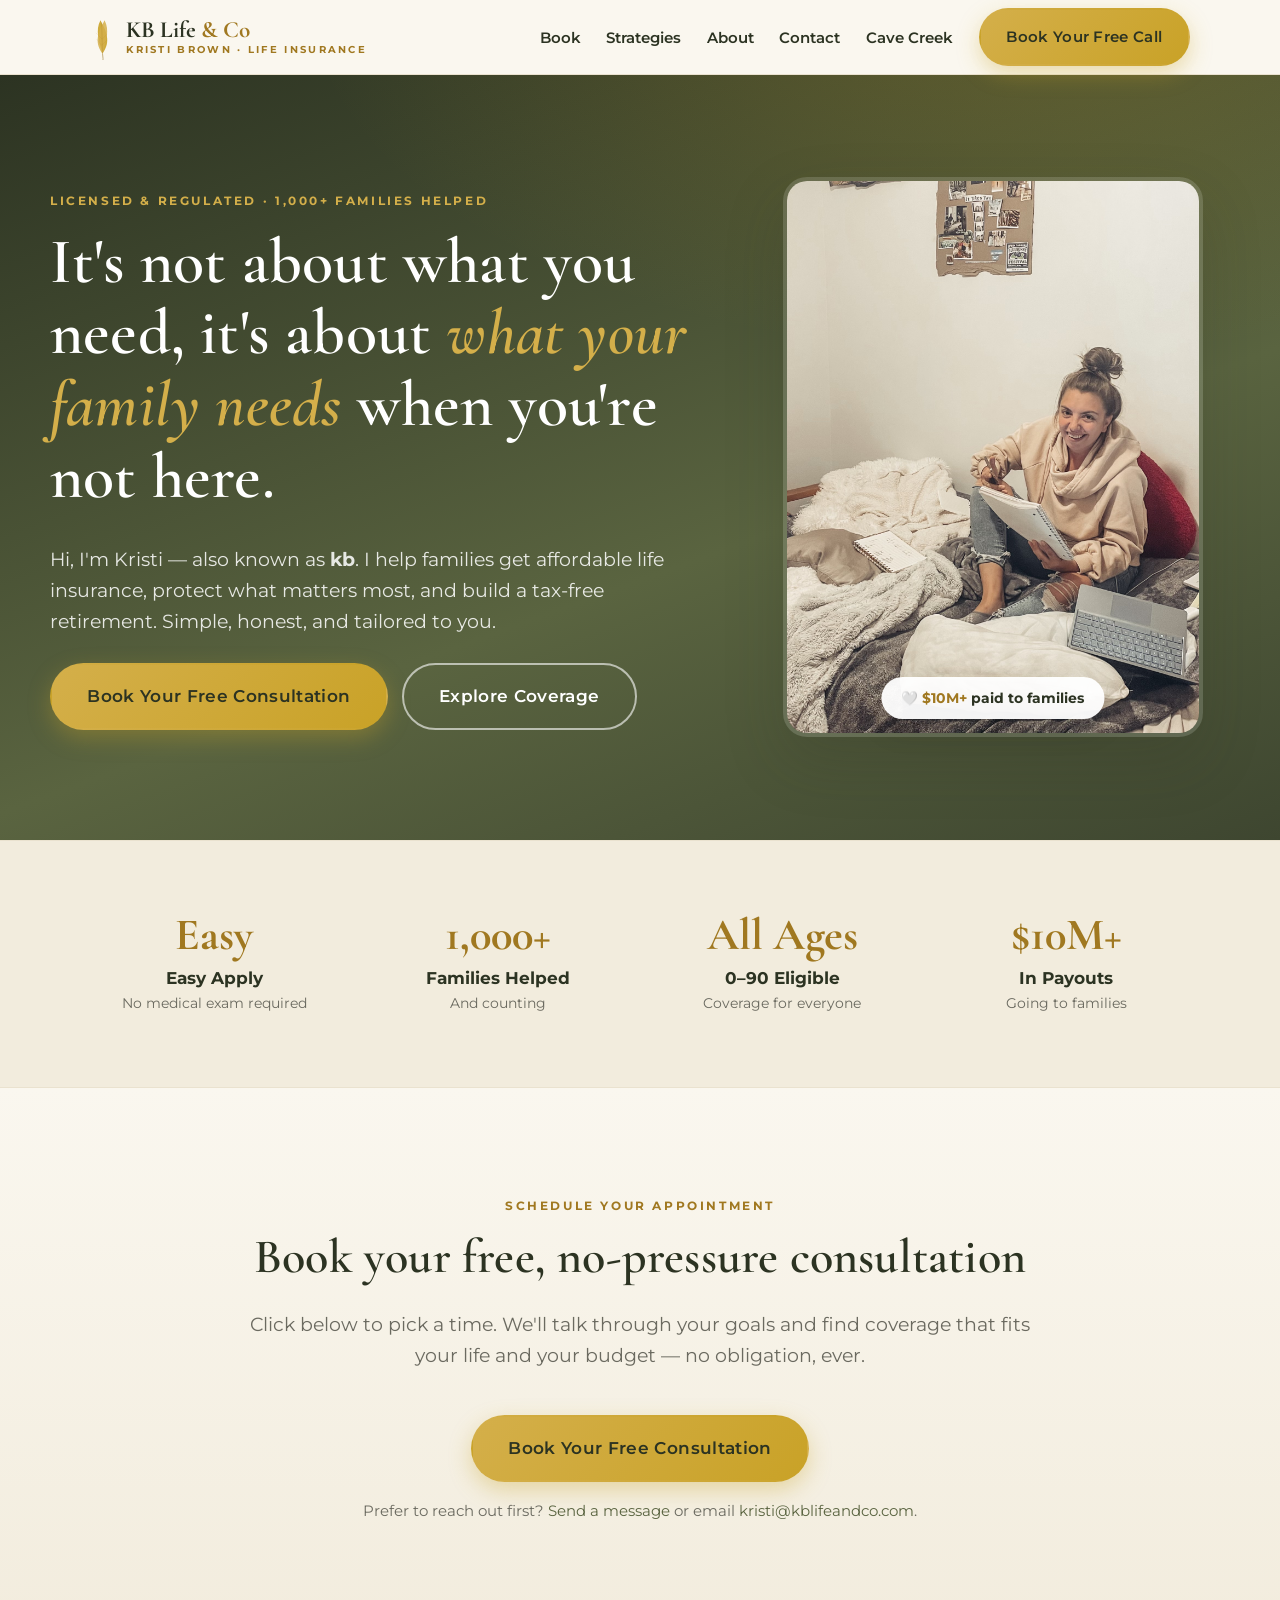
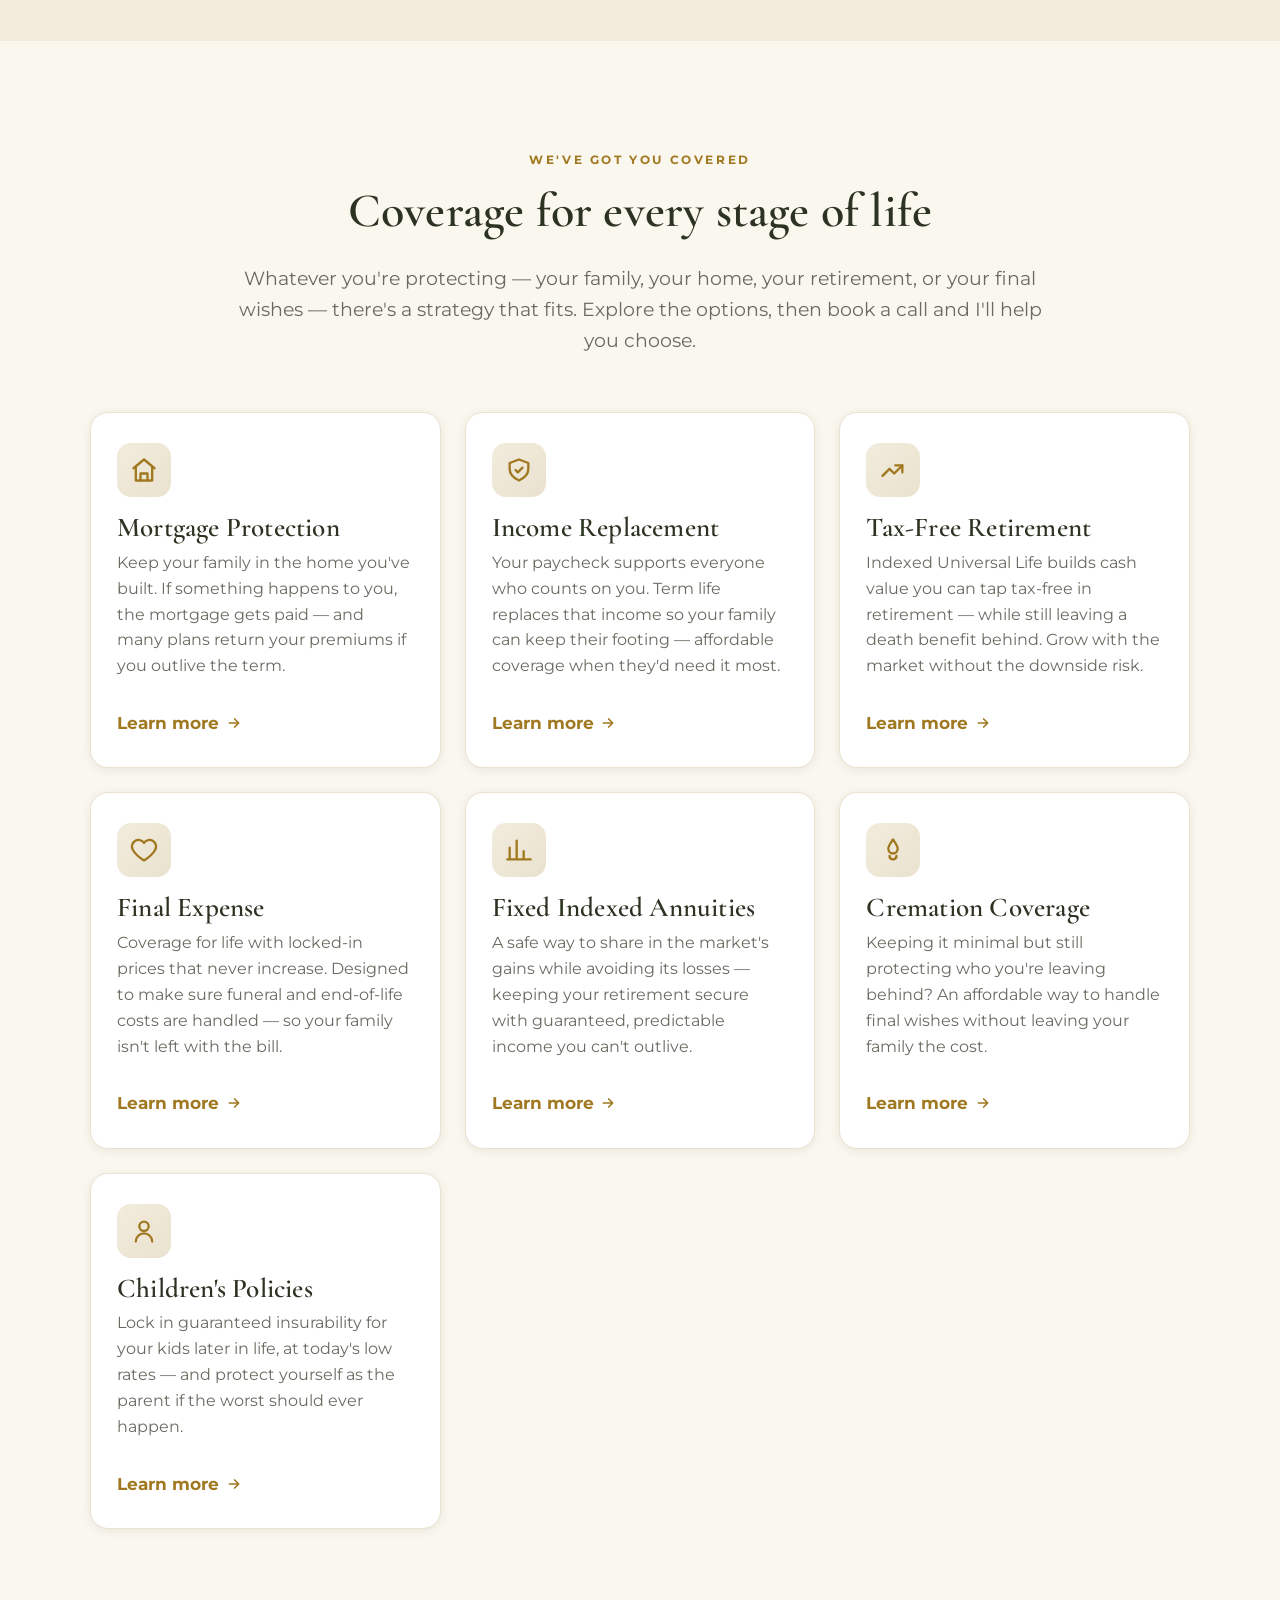
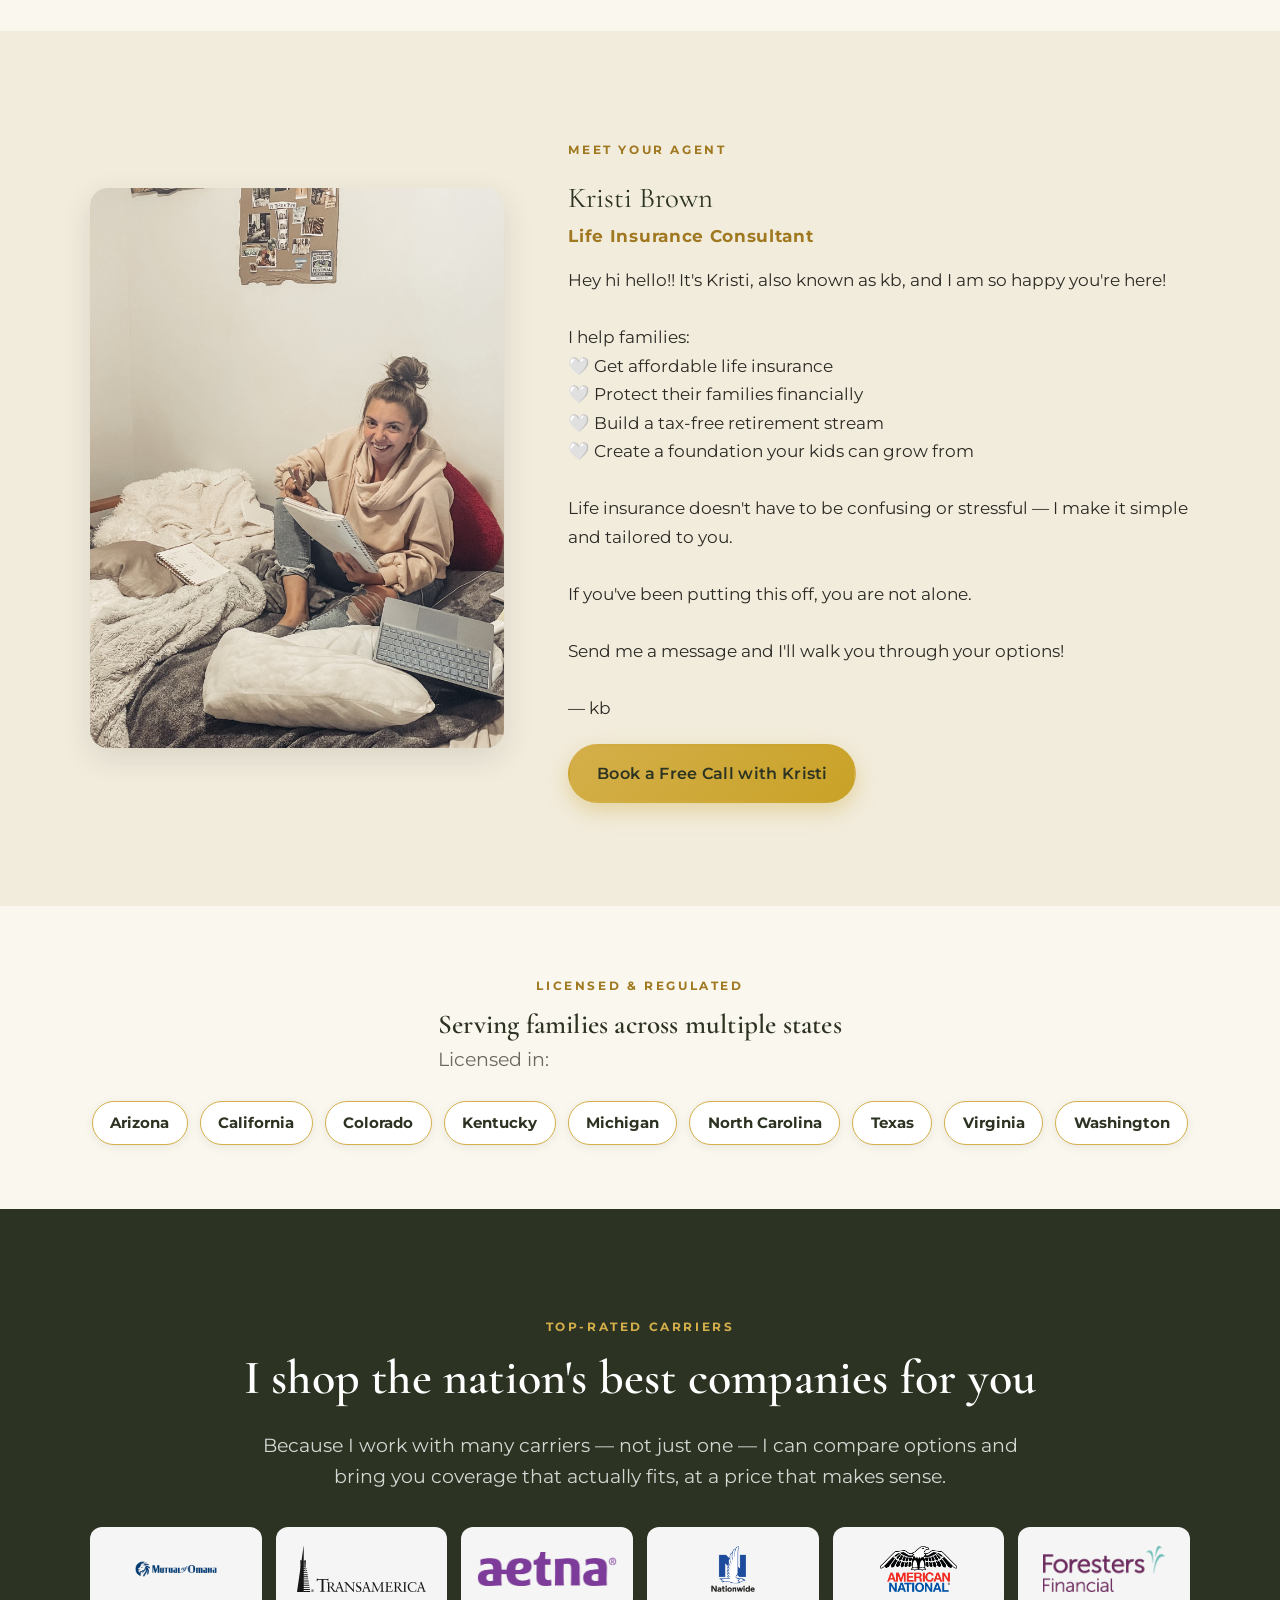
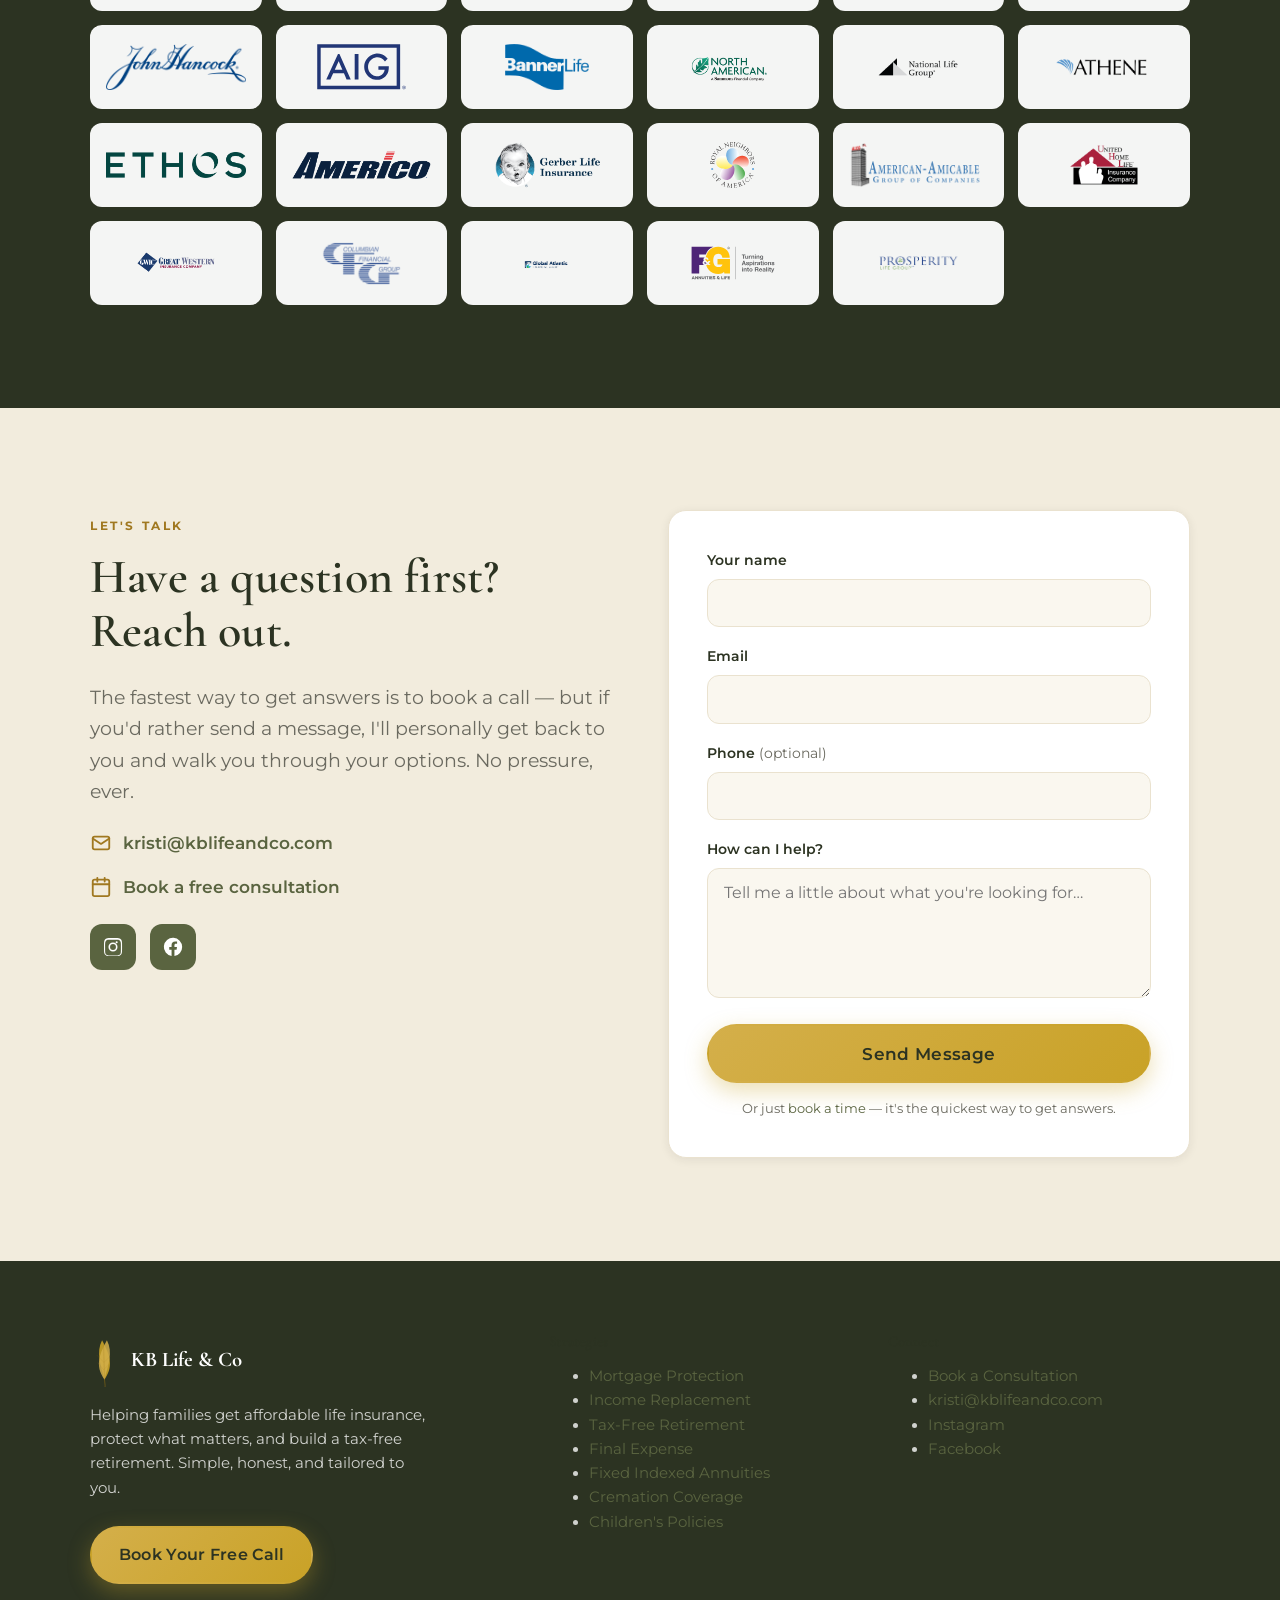
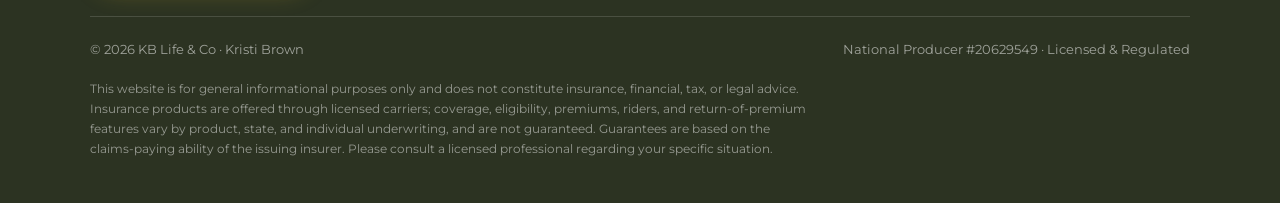
<file: index.html>
<!DOCTYPE html>
<html lang="en">
<head>
<meta charset="utf-8">
<meta name="viewport" content="width=device-width, initial-scale=1">
<title>KB Life &amp; Co — Life Insurance with Kristi Brown | Book a Free Consultation</title>
<meta name="description" content="Kristi Brown (kb) helps families get affordable life insurance, protect their loved ones, and build a tax-free retirement. Licensed &amp; regulated. Book your free consultation today.">
<meta name="theme-color" content="#3E4630">
<meta property="og:title" content="KB Life & Co — Life Insurance with Kristi Brown">
<meta property="og:description" content="Affordable life insurance, family protection, and tax-free retirement strategies. Book your free consultation.">
<meta property="og:type" content="website">
<meta property="og:url" content="https://kblifeandco.com/">
<link rel="icon" href="assets/img/kb-logo.svg" type="image/svg+xml">
<link rel="preconnect" href="https://fonts.googleapis.com">
<link rel="preconnect" href="https://fonts.gstatic.com" crossorigin>
<link href="https://fonts.googleapis.com/css2?family=Cormorant+Garamond:ital,wght@0,500;0,600;0,700;1,500;1,600&family=Montserrat:wght@400;500;600;700&display=swap" rel="stylesheet">
<link rel="stylesheet" href="assets/css/styles.css">
<script>document.documentElement.classList.add('js');</script>
</head>
<body>

<!-- ============ HEADER ============ -->
<header class="site-header">
  <div class="container">
    <nav class="nav" aria-label="Main navigation">
      <a class="brand" href="index.html" aria-label="KB Life & Co home">
        <img src="assets/img/kb-logo.svg" alt="KB Life & Co gold leaf logo">
        <span class="brand__name">KB Life <span>&amp; Co</span><span class="brand__tag">Kristi Brown · Life Insurance</span></span>
      </a>
      <button class="nav__toggle" aria-label="Open menu" aria-expanded="false" aria-controls="nav-links">
        <span></span><span></span><span></span>
      </button>
      <ul class="nav__links" id="nav-links">
        <li><a href="https://calendly.com/kblifeagencyandco/lit" target="_blank" rel="noopener">Book</a></li>
        <li><a href="#strategies">Strategies</a></li>
        <li><a href="#about">About</a></li>
        <li><a href="#contact">Contact</a></li>
        <li><a href="cave-creek-az.html">Cave Creek</a></li>
        <li><a class="btn btn--gold" href="https://calendly.com/kblifeagencyandco/lit" target="_blank" rel="noopener">Book Your Free Call</a></li>
      </ul>
    </nav>
  </div>
</header>

<!-- ============ HERO ============ -->
<section class="hero">
  <div class="container hero__inner">
    <div>
      <span class="eyebrow" style="color:var(--gold-soft)">Licensed &amp; Regulated · 1,000+ Families Helped</span>
      <h1>It's not about what you need, it's about <em>what your family needs</em> when you're not here.</h1>
      <p class="lead">Hi, I'm Kristi — also known as <strong>kb</strong>. I help families get affordable life insurance, protect what matters most, and build a tax-free retirement. Simple, honest, and tailored to you.</p>
      <div class="hero__cta">
        <a class="btn btn--gold btn--lg" href="https://calendly.com/kblifeagencyandco/lit" target="_blank" rel="noopener">Book Your Free Consultation</a>
        <a class="btn btn--ghost-light btn--lg" href="#strategies">Explore Coverage</a>
      </div>
    </div>
    <div class="hero__photo">
      <img src="assets/img/kristi.jpg" alt="Kristi Brown, life insurance consultant" width="420" height="560">
      <span class="hero__badge">🤍 <b>$10M+</b> paid to families</span>
    </div>
  </div>
</section>

<!-- ============ STATS ============ -->
<section class="stats section--tight">
  <div class="container">
    <div class="stats__grid">
      <div class="stat reveal"><div class="stat__num">Easy</div><div class="stat__label">Easy Apply</div><div class="stat__sub">No medical exam required</div></div>
      <div class="stat reveal"><div class="stat__num">1,000+</div><div class="stat__label">Families Helped</div><div class="stat__sub">And counting</div></div>
      <div class="stat reveal"><div class="stat__num">All Ages</div><div class="stat__label">0–90 Eligible</div><div class="stat__sub">Coverage for everyone</div></div>
      <div class="stat reveal"><div class="stat__num">$10M+</div><div class="stat__label">In Payouts</div><div class="stat__sub">Going to families</div></div>
    </div>
  </div>
</section>

<!-- ============ BOOKING ============ -->
<section class="booking section" id="book">
  <div class="container center">
    <span class="eyebrow">Schedule Your Appointment</span>
    <h2>Book your free, no-pressure consultation</h2>
    <p class="lead center">Click below to pick a time. We'll talk through your goals and find coverage that fits your life and your budget — no obligation, ever.</p>
    <div style="height:28px"></div>
    <a class="btn btn--gold btn--lg" href="https://calendly.com/kblifeagencyandco/lit" target="_blank" rel="noopener">Book Your Free Consultation</a>
    <p class="booking__fallback">Prefer to reach out first? <a href="#contact">Send a message</a> or email <a href="mailto:kristi@kblifeandco.com">kristi@kblifeandco.com</a>.</p>
  </div>
</section>

<!-- ============ STRATEGIES ============ -->
<section class="section" id="strategies">
  <div class="container">
    <div class="center">
      <span class="eyebrow">We've Got You Covered</span>
      <h2>Coverage for every stage of life</h2>
      <p class="lead center">Whatever you're protecting — your family, your home, your retirement, or your final wishes — there's a strategy that fits. Explore the options, then book a call and I'll help you choose.</p>
    </div>
    <div style="height:40px"></div>
    <div class="cards">

      <a class="card reveal" href="strategies/mortgage-protection.html">
        <div class="card__icon"><svg viewBox="0 0 24 24" fill="none" stroke-width="2" stroke-linecap="round" stroke-linejoin="round"><path d="M3 10.5 12 3l9 7.5"/><path d="M5 9.5V21h14V9.5"/><path d="M9 21v-6h6v6"/></svg></div>
        <h3>Mortgage Protection</h3>
        <p>Keep your family in the home you've built. If something happens to you, the mortgage gets paid — and many plans return your premiums if you outlive the term.</p>
        <span class="card__link">Learn more <svg viewBox="0 0 24 24" fill="none" stroke="currentColor" stroke-width="2.5" stroke-linecap="round" stroke-linejoin="round"><path d="M5 12h14M13 6l6 6-6 6"/></svg></span>
      </a>

      <a class="card reveal" href="strategies/income-replacement.html">
        <div class="card__icon"><svg viewBox="0 0 24 24" fill="none" stroke-width="2" stroke-linecap="round" stroke-linejoin="round"><path d="M12 3 4 6v5c0 5 3.5 8 8 10 4.5-2 8-5 8-10V6z"/><path d="M9 12l2 2 4-4"/></svg></div>
        <h3>Income Replacement</h3>
        <p>Your paycheck supports everyone who counts on you. Term life replaces that income so your family can keep their footing — affordable coverage when they'd need it most.</p>
        <span class="card__link">Learn more <svg viewBox="0 0 24 24" fill="none" stroke="currentColor" stroke-width="2.5" stroke-linecap="round" stroke-linejoin="round"><path d="M5 12h14M13 6l6 6-6 6"/></svg></span>
      </a>

      <a class="card reveal" href="strategies/retirement-iul.html">
        <div class="card__icon"><svg viewBox="0 0 24 24" fill="none" stroke-width="2" stroke-linecap="round" stroke-linejoin="round"><path d="M3 17l6-6 4 4 7-7"/><path d="M14 8h6v6"/></svg></div>
        <h3>Tax-Free Retirement</h3>
        <p>Indexed Universal Life builds cash value you can tap tax-free in retirement — while still leaving a death benefit behind. Grow with the market without the downside risk.</p>
        <span class="card__link">Learn more <svg viewBox="0 0 24 24" fill="none" stroke="currentColor" stroke-width="2.5" stroke-linecap="round" stroke-linejoin="round"><path d="M5 12h14M13 6l6 6-6 6"/></svg></span>
      </a>

      <a class="card reveal" href="strategies/final-expense.html">
        <div class="card__icon"><svg viewBox="0 0 24 24" fill="none" stroke-width="2" stroke-linecap="round" stroke-linejoin="round"><path d="M12 21s-7-4.5-9.5-9A5.5 5.5 0 0 1 12 6a5.5 5.5 0 0 1 9.5 6c-2.5 4.5-9.5 9-9.5 9z"/></svg></div>
        <h3>Final Expense</h3>
        <p>Coverage for life with locked-in prices that never increase. Designed to make sure funeral and end-of-life costs are handled — so your family isn't left with the bill.</p>
        <span class="card__link">Learn more <svg viewBox="0 0 24 24" fill="none" stroke="currentColor" stroke-width="2.5" stroke-linecap="round" stroke-linejoin="round"><path d="M5 12h14M13 6l6 6-6 6"/></svg></span>
      </a>

      <a class="card reveal" href="strategies/annuities.html">
        <div class="card__icon"><svg viewBox="0 0 24 24" fill="none" stroke-width="2" stroke-linecap="round" stroke-linejoin="round"><path d="M4 20V10M10 20V4M16 20v-7M22 20H2"/></svg></div>
        <h3>Fixed Indexed Annuities</h3>
        <p>A safe way to share in the market's gains while avoiding its losses — keeping your retirement secure with guaranteed, predictable income you can't outlive.</p>
        <span class="card__link">Learn more <svg viewBox="0 0 24 24" fill="none" stroke="currentColor" stroke-width="2.5" stroke-linecap="round" stroke-linejoin="round"><path d="M5 12h14M13 6l6 6-6 6"/></svg></span>
      </a>

      <a class="card reveal" href="strategies/cremation.html">
        <div class="card__icon"><svg viewBox="0 0 24 24" fill="none" stroke-width="2" stroke-linecap="round" stroke-linejoin="round"><path d="M12 3c2 3 4 5 4 8a4 4 0 0 1-8 0c0-3 2-5 4-8z"/><path d="M9 17c0 2 1.5 3 3 3s3-1 3-3"/></svg></div>
        <h3>Cremation Coverage</h3>
        <p>Keeping it minimal but still protecting who you're leaving behind? An affordable way to handle final wishes without leaving your family the cost.</p>
        <span class="card__link">Learn more <svg viewBox="0 0 24 24" fill="none" stroke="currentColor" stroke-width="2.5" stroke-linecap="round" stroke-linejoin="round"><path d="M5 12h14M13 6l6 6-6 6"/></svg></span>
      </a>

      <a class="card reveal" href="strategies/childrens-policies.html">
        <div class="card__icon"><svg viewBox="0 0 24 24" fill="none" stroke-width="2" stroke-linecap="round" stroke-linejoin="round"><circle cx="12" cy="8" r="4"/><path d="M5 21c0-3.9 3.1-7 7-7s7 3.1 7 7"/></svg></div>
        <h3>Children's Policies</h3>
        <p>Lock in guaranteed insurability for your kids later in life, at today's low rates — and protect yourself as the parent if the worst should ever happen.</p>
        <span class="card__link">Learn more <svg viewBox="0 0 24 24" fill="none" stroke="currentColor" stroke-width="2.5" stroke-linecap="round" stroke-linejoin="round"><path d="M5 12h14M13 6l6 6-6 6"/></svg></span>
      </a>

    </div>
  </div>
</section>

<!-- ============ ABOUT ============ -->
<section class="section" id="about" style="background:var(--cream-2)">
  <div class="container">
    <div class="about__grid">
      <div class="about__photo reveal">
        <img src="assets/img/kristi.jpg" alt="Kristi Brown" width="460" height="560">
      </div>
      <div class="reveal">
        <span class="eyebrow">Meet Your Agent</span>
        <p class="about__name">Kristi Brown</p>
        <p class="about__role">Life Insurance Consultant</p>
        <div class="about__bio">Hey hi hello!! It's Kristi, also known as kb, and I am so happy you're here!

I help families:
🤍 Get affordable life insurance
🤍 Protect their families financially
🤍 Build a tax-free retirement stream
🤍 Create a foundation your kids can grow from

Life insurance doesn't have to be confusing or stressful — I make it simple and tailored to you.

If you've been putting this off, you are not alone.

Send me a message and I'll walk you through your options!

— kb</div>
        <div class="hero__cta" style="margin-top:1.4rem">
          <a class="btn btn--gold" href="https://calendly.com/kblifeagencyandco/lit" target="_blank" rel="noopener">Book a Free Call with Kristi</a>
        </div>
      </div>
    </div>
  </div>
</section>

<!-- ============ STATES ============ -->
<section class="section--tight states">
  <div class="container">
    <span class="eyebrow">Licensed &amp; Regulated</span>
    <h3 style="margin-bottom:.2rem">Serving families across multiple states</h3>
    <p class="lead center" style="margin-bottom:0">Licensed in:</p>
    <div class="states__chips">
      <span class="chip">Arizona</span>
      <span class="chip">California</span>
      <span class="chip">Colorado</span>
      <span class="chip">Kentucky</span>
      <span class="chip">Michigan</span>
      <span class="chip">North Carolina</span>
      <span class="chip">Texas</span>
      <span class="chip">Virginia</span>
      <span class="chip">Washington</span>
    </div>
  </div>
</section>

<!-- ============ CARRIERS ============ -->
<section class="section carriers">
  <div class="container center">
    <span class="eyebrow" style="color:var(--gold-soft)">Top-Rated Carriers</span>
    <h2>I shop the nation's best companies for you</h2>
    <p class="lead center">Because I work with many carriers — not just one — I can compare options and bring you coverage that actually fits, at a price that makes sense.</p>
    <div class="carriers__grid">
      <div class="carrier"><img src="assets/img/carriers/mutual-of-omaha.png" alt="Mutual of Omaha" loading="lazy"></div>
      <div class="carrier"><img src="assets/img/carriers/transamerica.svg" alt="Transamerica" loading="lazy"></div>
      <div class="carrier"><img src="assets/img/carriers/aetna.png" alt="Aetna" loading="lazy"></div>
      <div class="carrier"><img src="assets/img/carriers/nationwide.png" alt="Nationwide" loading="lazy"></div>
      <div class="carrier"><img src="assets/img/carriers/american-national.png" alt="American National" loading="lazy"></div>
      <div class="carrier"><img src="assets/img/carriers/foresters-financial.png" alt="Foresters Financial" loading="lazy"></div>
      <div class="carrier"><img src="assets/img/carriers/john-hancock.png" alt="John Hancock" loading="lazy"></div>
      <div class="carrier"><img src="assets/img/carriers/aig.svg" alt="AIG" loading="lazy"></div>
      <div class="carrier"><img src="assets/img/carriers/banner-life.png" alt="Banner Life" loading="lazy"></div>
      <div class="carrier"><img src="assets/img/carriers/north-american.png" alt="North American" loading="lazy"></div>
      <div class="carrier"><img src="assets/img/carriers/national-life-group.png" alt="National Life Group" loading="lazy"></div>
      <div class="carrier"><img src="assets/img/carriers/athene.png" alt="Athene Annuity" loading="lazy"></div>
      <div class="carrier"><img src="assets/img/carriers/ethos.png" alt="Ethos" loading="lazy"></div>
      <div class="carrier"><img src="assets/img/carriers/americo.png" alt="Americo" loading="lazy"></div>
      <div class="carrier"><img src="assets/img/carriers/gerber-life-insurance.png" alt="Gerber Life Insurance" loading="lazy"></div>
      <div class="carrier"><img src="assets/img/carriers/royal-neighbors-of-america.svg" alt="Royal Neighbors of America" loading="lazy"></div>
      <div class="carrier"><img src="assets/img/carriers/american-amicable.png" alt="American Amicable" loading="lazy"></div>
      <div class="carrier"><img src="assets/img/carriers/united-home-life.png" alt="United Home Life" loading="lazy"></div>
      <div class="carrier"><img src="assets/img/carriers/great-western.png" alt="Great Western" loading="lazy"></div>
      <div class="carrier"><img src="assets/img/carriers/columbian-financial-group.png" alt="Columbian Financial Group" loading="lazy"></div>
      <div class="carrier"><img src="assets/img/carriers/global-atlantic-financial-group.webp" alt="Global Atlantic" loading="lazy"></div>
      <div class="carrier"><img src="assets/img/carriers/fglife.svg" alt="F&G Annuities & Life" loading="lazy"></div>
      <div class="carrier"><img src="assets/img/carriers/prosperity.png" alt="Prosperity Life Group" loading="lazy"></div>
    </div>
  </div>
</section>

<!-- ============ CONTACT ============ -->
<section class="section contact" id="contact">
  <div class="container">
    <div class="contact__grid">
      <div class="contact__aside">
        <span class="eyebrow">Let's Talk</span>
        <h2>Have a question first? Reach out.</h2>
        <p class="lead">The fastest way to get answers is to book a call — but if you'd rather send a message, I'll personally get back to you and walk you through your options. No pressure, ever.</p>
        <div class="contact__line">
          <svg viewBox="0 0 24 24" fill="none" stroke-width="2" stroke-linecap="round" stroke-linejoin="round"><rect x="3" y="5" width="18" height="14" rx="2"/><path d="m3 7 9 6 9-6"/></svg>
          <a href="mailto:kristi@kblifeandco.com">kristi@kblifeandco.com</a>
        </div>
        <div class="contact__line">
          <svg viewBox="0 0 24 24" fill="none" stroke-width="2" stroke-linecap="round" stroke-linejoin="round"><path d="M8 2v4M16 2v4M3 9h18"/><rect x="3" y="4" width="18" height="18" rx="2"/></svg>
          <a href="https://calendly.com/kblifeagencyandco/lit" target="_blank" rel="noopener">Book a free consultation</a>
        </div>
        <div class="socials">
          <a href="https://www.instagram.com/_kristib/" target="_blank" rel="noopener" aria-label="Instagram">
            <svg viewBox="0 0 24 24"><path d="M12 2.2c3.2 0 3.6 0 4.9.07 1.17.05 1.8.25 2.23.41.56.22.96.48 1.38.9.42.42.68.82.9 1.38.16.42.36 1.06.41 2.23.06 1.27.07 1.65.07 4.86s0 3.6-.07 4.86c-.05 1.17-.25 1.8-.41 2.23-.22.56-.48.96-.9 1.38-.42.42-.82.68-1.38.9-.42.16-1.06.36-2.23.41-1.27.06-1.65.07-4.86.07s-3.6 0-4.86-.07c-1.17-.05-1.8-.25-2.23-.41a3.72 3.72 0 0 1-1.38-.9 3.72 3.72 0 0 1-.9-1.38c-.16-.42-.36-1.06-.41-2.23C2.21 15.6 2.2 15.2 2.2 12s0-3.6.07-4.86c.05-1.17.25-1.8.41-2.23.22-.56.48-.96.9-1.38.42-.42.82-.68 1.38-.9.42-.16 1.06-.36 2.23-.41C8.4 2.21 8.8 2.2 12 2.2zm0 1.8c-3.15 0-3.52.01-4.76.07-.9.04-1.39.19-1.71.32-.43.17-.74.37-1.06.69-.32.32-.52.63-.69 1.06-.13.32-.28.81-.32 1.71-.06 1.24-.07 1.61-.07 4.76s.01 3.52.07 4.76c.04.9.19 1.39.32 1.71.17.43.37.74.69 1.06.32.32.63.52 1.06.69.32.13.81.28 1.71.32 1.24.06 1.61.07 4.76.07s3.52-.01 4.76-.07c.9-.04 1.39-.19 1.71-.32.43-.17.74-.37 1.06-.69.32-.32.52-.63.69-1.06.13-.32.28-.81.32-1.71.06-1.24.07-1.61.07-4.76s-.01-3.52-.07-4.76c-.04-.9-.19-1.39-.32-1.71a2.85 2.85 0 0 0-.69-1.06 2.85 2.85 0 0 0-1.06-.69c-.32-.13-.81-.28-1.71-.32C15.52 4.01 15.15 4 12 4zm0 3.06A4.94 4.94 0 1 0 12 17a4.94 4.94 0 0 0 0-9.88zm0 8.14A3.2 3.2 0 1 1 12 8.8a3.2 3.2 0 0 1 0 6.4zm5.14-8.34a1.15 1.15 0 1 1-2.3 0 1.15 1.15 0 0 1 2.3 0z"/></svg>
          </a>
          <a href="https://www.facebook.com/profile.php?id=61575520573444" target="_blank" rel="noopener" aria-label="Facebook">
            <svg viewBox="0 0 24 24"><path d="M22 12a10 10 0 1 0-11.56 9.88v-6.99H7.9V12h2.54V9.8c0-2.5 1.49-3.89 3.78-3.89 1.09 0 2.24.2 2.24.2v2.46h-1.26c-1.24 0-1.63.77-1.63 1.56V12h2.78l-.44 2.89h-2.34v6.99A10 10 0 0 0 22 12z"/></svg>
          </a>
        </div>
      </div>

      <form class="form" id="contact-form" method="POST" action="mailto:kristi@kblifeandco.com" novalidate>
        <div class="field">
          <label for="name">Your name</label>
          <input type="text" id="name" name="name" autocomplete="name" required>
        </div>
        <div class="field">
          <label for="email">Email</label>
          <input type="email" id="email" name="email" autocomplete="email" required>
        </div>
        <div class="field">
          <label for="phone">Phone <span style="color:var(--muted);font-weight:400">(optional)</span></label>
          <input type="tel" id="phone" name="phone" autocomplete="tel">
        </div>
        <div class="field">
          <label for="message">How can I help?</label>
          <textarea id="message" name="message" placeholder="Tell me a little about what you're looking for…" required></textarea>
        </div>
        <button type="submit" class="btn btn--gold btn--lg" style="width:100%; justify-content:center">Send Message</button>
        <p style="font-size:.82rem;color:var(--muted);margin:.9rem 0 0;text-align:center">Or just <a href="https://calendly.com/kblifeagencyandco/lit" target="_blank" rel="noopener">book a time</a> — it's the quickest way to get answers.</p>
      </form>
    </div>
  </div>
</section>

<!-- ============ FOOTER ============ -->
<footer class="site-footer">
  <div class="container">
    <div class="footer__top">
      <div>
        <div class="footer__brand">
          <img src="assets/img/kb-logo.svg" alt="KB Life & Co logo">
          <b>KB Life &amp; Co</b>
        </div>
        <p style="max-width:34ch">Helping families get affordable life insurance, protect what matters, and build a tax-free retirement. Simple, honest, and tailored to you.</p>
        <a class="btn btn--gold" href="https://calendly.com/kblifeagencyandco/lit" target="_blank" rel="noopener" style="margin-top:.6rem">Book Your Free Call</a>
      </div>
      <div>
        <h4>Strategies</h4>
        <ul>
          <li><a href="strategies/mortgage-protection.html">Mortgage Protection</a></li>
          <li><a href="strategies/income-replacement.html">Income Replacement</a></li>
          <li><a href="strategies/retirement-iul.html">Tax-Free Retirement</a></li>
          <li><a href="strategies/final-expense.html">Final Expense</a></li>
          <li><a href="strategies/annuities.html">Fixed Indexed Annuities</a></li>
          <li><a href="strategies/cremation.html">Cremation Coverage</a></li>
          <li><a href="strategies/childrens-policies.html">Children's Policies</a></li>
        </ul>
      </div>
      <div>
        <h4>Connect</h4>
        <ul>
          <li><a href="https://calendly.com/kblifeagencyandco/lit" target="_blank" rel="noopener">Book a Consultation</a></li>
          <li><a href="mailto:kristi@kblifeandco.com">kristi@kblifeandco.com</a></li>
          <li><a href="https://www.instagram.com/_kristib/" target="_blank" rel="noopener">Instagram</a></li>
          <li><a href="https://www.facebook.com/profile.php?id=61575520573444" target="_blank" rel="noopener">Facebook</a></li>
        </ul>
      </div>
    </div>
    <div class="footer__bottom">
      <span>© <span data-year>2026</span> KB Life &amp; Co · Kristi Brown</span>
      <span>National Producer #20629549 · Licensed &amp; Regulated</span>
    </div>
    <p class="footer__disc">This website is for general informational purposes only and does not constitute insurance, financial, tax, or legal advice. Insurance products are offered through licensed carriers; coverage, eligibility, premiums, riders, and return-of-premium features vary by product, state, and individual underwriting, and are not guaranteed. Guarantees are based on the claims-paying ability of the issuing insurer. Please consult a licensed professional regarding your specific situation.</p>
  </div>
</footer>

<script src="assets/js/main.js"></script>
</body>
</html>
</file>
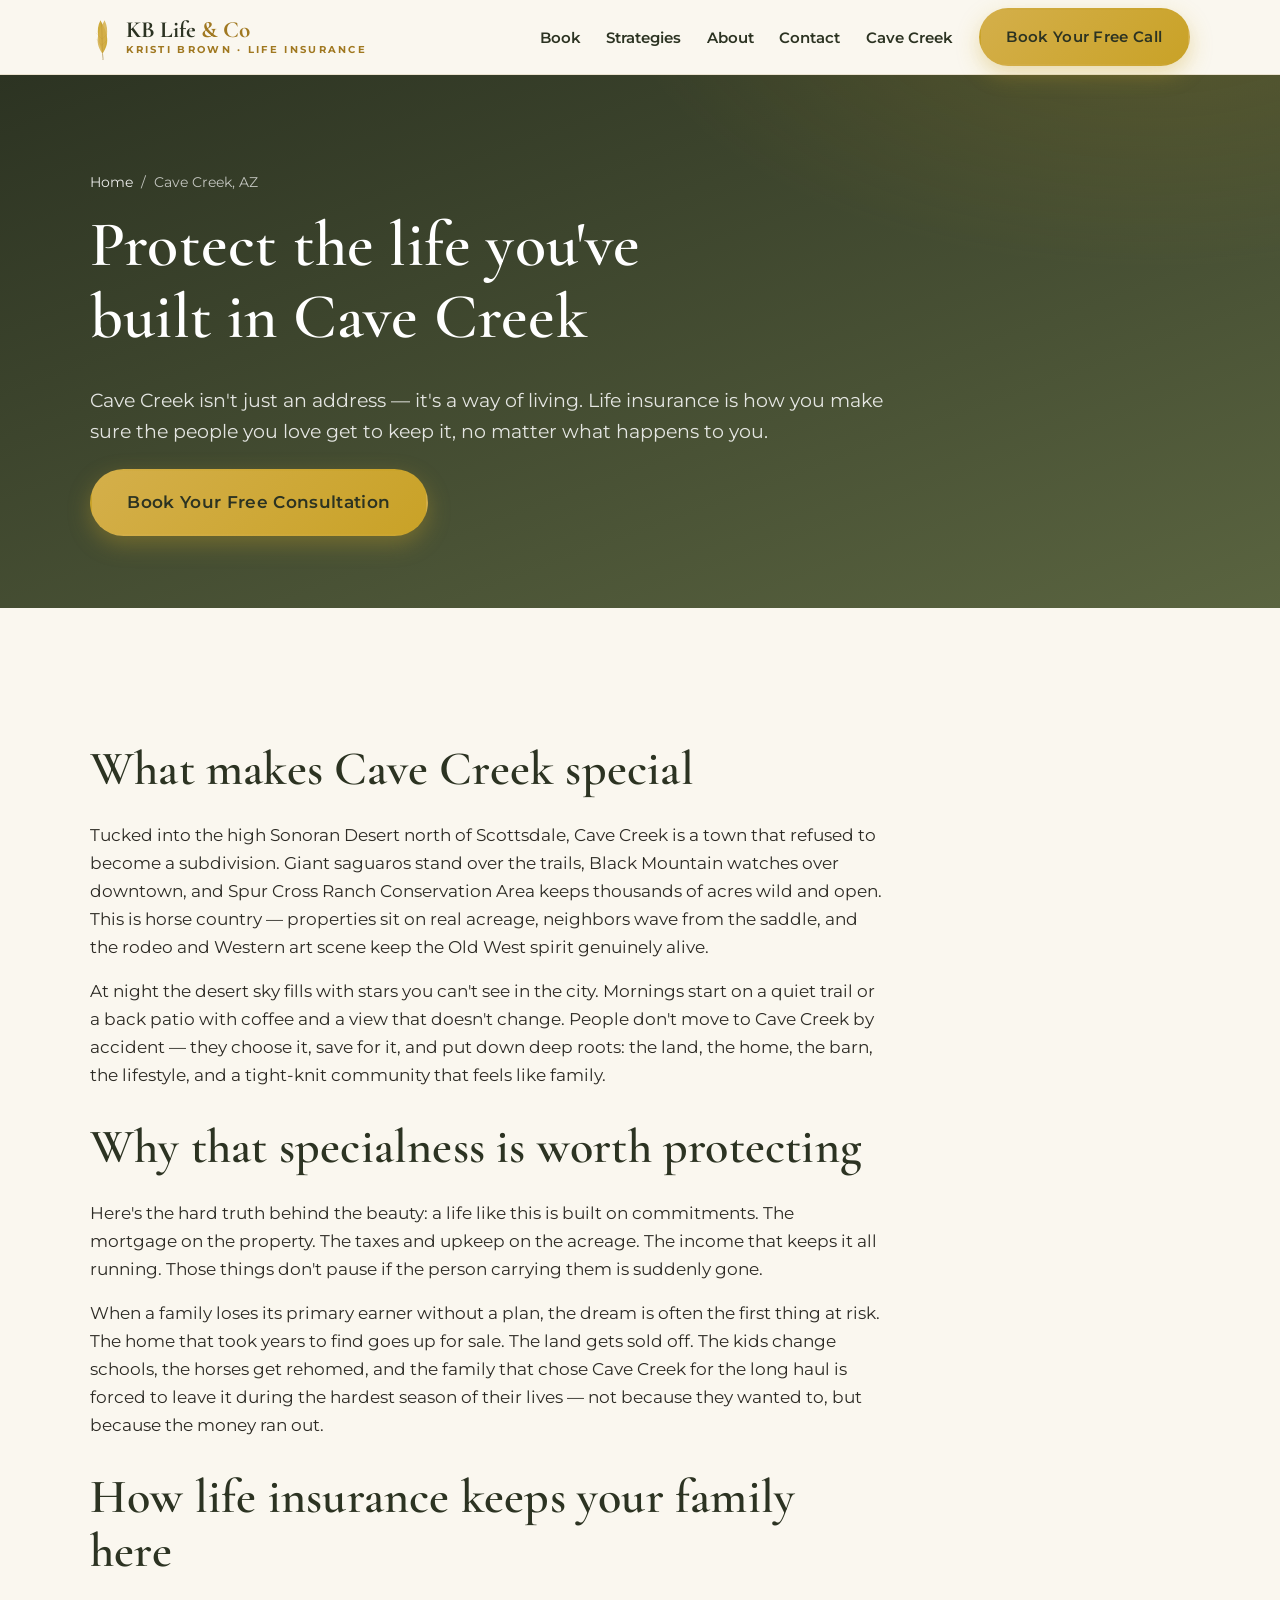
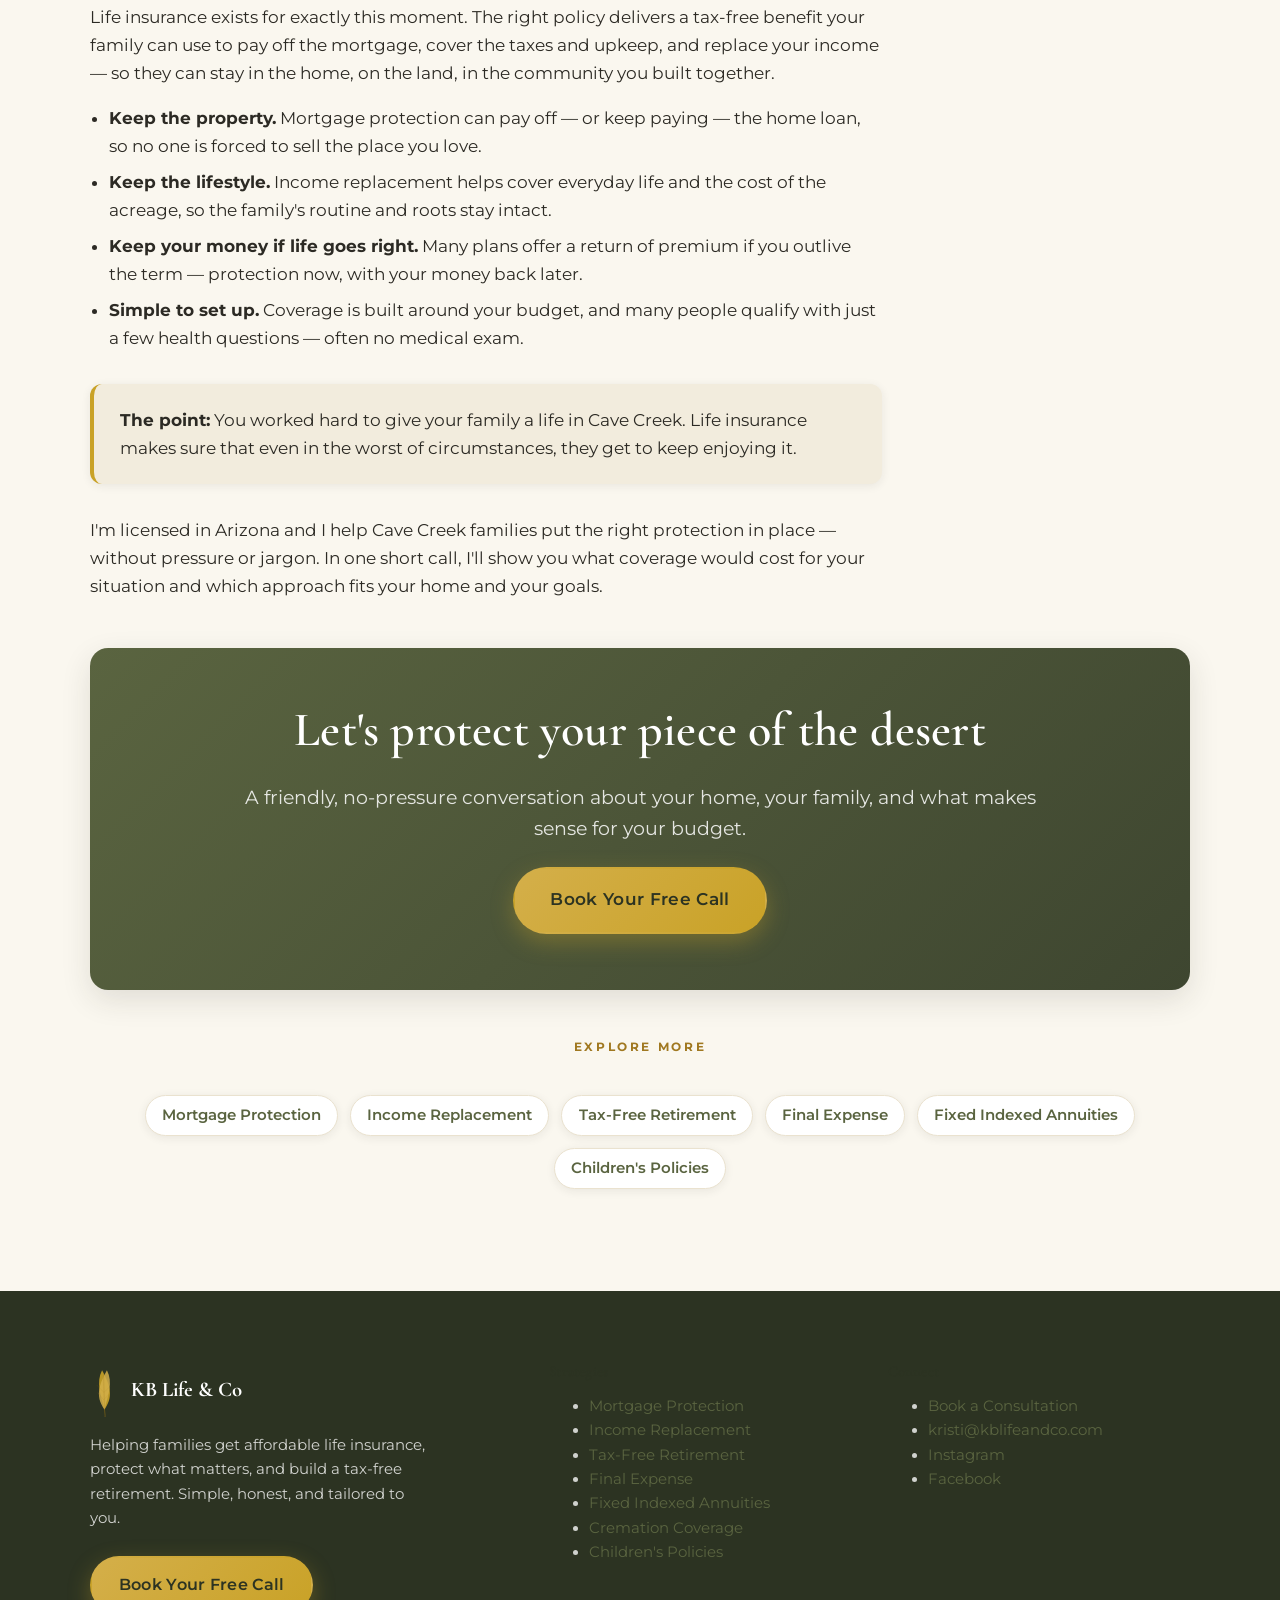
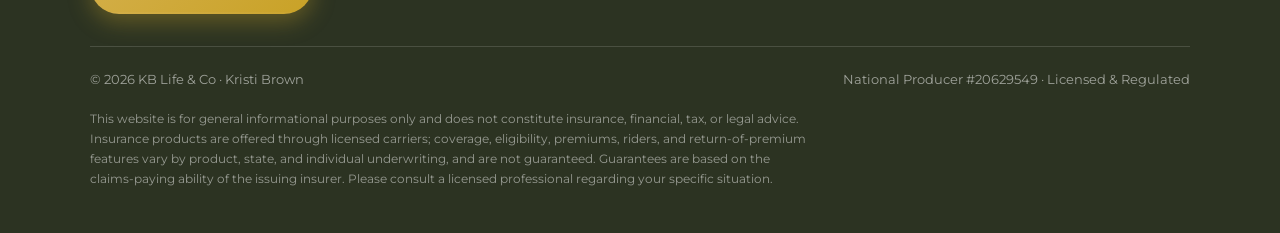
<file: cave-creek-az.html>
<!DOCTYPE html>
<html lang="en">
<head>
<meta charset="utf-8">
<meta name="viewport" content="width=device-width, initial-scale=1">
<title>Life Insurance in Cave Creek, AZ | KB Life &amp; Co</title>
<meta name="description" content="Cave Creek, AZ is a one-of-a-kind desert town worth protecting. Kristi Brown helps Cave Creek families use life insurance so loved ones can keep the home, the land, and the life they built — even in the worst of times.">
<meta name="theme-color" content="#3E4630">
<link rel="icon" href="assets/img/kb-logo.svg" type="image/svg+xml">
<link rel="preconnect" href="https://fonts.googleapis.com">
<link rel="preconnect" href="https://fonts.gstatic.com" crossorigin>
<link href="https://fonts.googleapis.com/css2?family=Cormorant+Garamond:ital,wght@0,500;0,600;0,700;1,500;1,600&family=Montserrat:wght@400;500;600;700&display=swap" rel="stylesheet">
<link rel="stylesheet" href="assets/css/styles.css">
<script>document.documentElement.classList.add('js');</script>
</head>
<body>

<header class="site-header">
  <div class="container">
    <nav class="nav" aria-label="Main navigation">
      <a class="brand" href="index.html" aria-label="KB Life & Co home">
        <img src="assets/img/kb-logo.svg" alt="KB Life & Co gold leaf logo">
        <span class="brand__name">KB Life <span>&amp; Co</span><span class="brand__tag">Kristi Brown · Life Insurance</span></span>
      </a>
      <button class="nav__toggle" aria-label="Open menu" aria-expanded="false" aria-controls="nav-links">
        <span></span><span></span><span></span>
      </button>
      <ul class="nav__links" id="nav-links">
        <li><a href="https://calendly.com/kblifeagencyandco/lit" target="_blank" rel="noopener">Book</a></li>
        <li><a href="index.html#strategies">Strategies</a></li>
        <li><a href="index.html#about">About</a></li>
        <li><a href="index.html#contact">Contact</a></li>
        <li><a href="cave-creek-az.html">Cave Creek</a></li>
        <li><a class="btn btn--gold" href="https://calendly.com/kblifeagencyandco/lit" target="_blank" rel="noopener">Book Your Free Call</a></li>
      </ul>
    </nav>
  </div>
</header>

<section class="page-hero">
  <div class="container">
    <p class="breadcrumb"><a href="index.html">Home</a> &nbsp;/&nbsp; Cave Creek, AZ</p>
    <h1>Protect the life you've built in Cave Creek</h1>
    <p class="lead">Cave Creek isn't just an address — it's a way of living. Life insurance is how you make sure the people you love get to keep it, no matter what happens to you.</p>
    <div class="hero__cta" style="margin-top:1.4rem">
      <a class="btn btn--gold btn--lg" href="https://calendly.com/kblifeagencyandco/lit" target="_blank" rel="noopener">Book Your Free Consultation</a>
    </div>
  </div>
</section>

<section class="section">
  <div class="container">
    <div class="prose reveal">
<h2>What makes Cave Creek special</h2>
<p>Tucked into the high Sonoran Desert north of Scottsdale, Cave Creek is a town that refused to become a subdivision. Giant saguaros stand over the trails, Black Mountain watches over downtown, and Spur Cross Ranch Conservation Area keeps thousands of acres wild and open. This is horse country — properties sit on real acreage, neighbors wave from the saddle, and the rodeo and Western art scene keep the Old West spirit genuinely alive.</p>
<p>At night the desert sky fills with stars you can't see in the city. Mornings start on a quiet trail or a back patio with coffee and a view that doesn't change. People don't move to Cave Creek by accident — they choose it, save for it, and put down deep roots: the land, the home, the barn, the lifestyle, and a tight-knit community that feels like family.</p>
<h2>Why that specialness is worth protecting</h2>
<p>Here's the hard truth behind the beauty: a life like this is built on commitments. The mortgage on the property. The taxes and upkeep on the acreage. The income that keeps it all running. Those things don't pause if the person carrying them is suddenly gone.</p>
<p>When a family loses its primary earner without a plan, the dream is often the first thing at risk. The home that took years to find goes up for sale. The land gets sold off. The kids change schools, the horses get rehomed, and the family that chose Cave Creek for the long haul is forced to leave it during the hardest season of their lives — not because they wanted to, but because the money ran out.</p>
<h2>How life insurance keeps your family here</h2>
<p>Life insurance exists for exactly this moment. The right policy delivers a tax-free benefit your family can use to pay off the mortgage, cover the taxes and upkeep, and replace your income — so they can stay in the home, on the land, in the community you built together.</p>
<ul>
  <li><strong>Keep the property.</strong> Mortgage protection can pay off — or keep paying — the home loan, so no one is forced to sell the place you love.</li>
  <li><strong>Keep the lifestyle.</strong> Income replacement helps cover everyday life and the cost of the acreage, so the family's routine and roots stay intact.</li>
  <li><strong>Keep your money if life goes right.</strong> Many plans offer a return of premium if you outlive the term — protection now, with your money back later.</li>
  <li><strong>Simple to set up.</strong> Coverage is built around your budget, and many people qualify with just a few health questions — often no medical exam.</li>
</ul>
<div class="callout"><strong>The point:</strong> You worked hard to give your family a life in Cave Creek. Life insurance makes sure that even in the worst of circumstances, they get to keep enjoying it.</div>
<p>I'm licensed in Arizona and I help Cave Creek families put the right protection in place — without pressure or jargon. In one short call, I'll show you what coverage would cost for your situation and which approach fits your home and your goals.</p>
    </div>

    <div class="cta-band reveal" style="margin-top:3rem">
      <h2>Let's protect your piece of the desert</h2>
      <p class="lead">A friendly, no-pressure conversation about your home, your family, and what makes sense for your budget.</p>
      <a class="btn btn--gold btn--lg" href="https://calendly.com/kblifeagencyandco/lit" target="_blank" rel="noopener">Book Your Free Call</a>
    </div>

    <div class="center" style="margin-top:2.6rem">
      <span class="eyebrow">Explore More</span>
      <div class="related" style="justify-content:center">
        <a href="strategies/mortgage-protection.html">Mortgage Protection</a>
        <a href="strategies/income-replacement.html">Income Replacement</a>
        <a href="strategies/retirement-iul.html">Tax-Free Retirement</a>
        <a href="strategies/final-expense.html">Final Expense</a>
        <a href="strategies/annuities.html">Fixed Indexed Annuities</a>
        <a href="strategies/childrens-policies.html">Children's Policies</a>
      </div>
    </div>
  </div>
</section>

<footer class="site-footer">
  <div class="container">
    <div class="footer__top">
      <div>
        <div class="footer__brand">
          <img src="assets/img/kb-logo.svg" alt="KB Life & Co logo">
          <b>KB Life &amp; Co</b>
        </div>
        <p style="max-width:34ch">Helping families get affordable life insurance, protect what matters, and build a tax-free retirement. Simple, honest, and tailored to you.</p>
        <a class="btn btn--gold" href="https://calendly.com/kblifeagencyandco/lit" target="_blank" rel="noopener" style="margin-top:.6rem">Book Your Free Call</a>
      </div>
      <div>
        <h4>Strategies</h4>
        <ul>
          <li><a href="strategies/mortgage-protection.html">Mortgage Protection</a></li>
          <li><a href="strategies/income-replacement.html">Income Replacement</a></li>
          <li><a href="strategies/retirement-iul.html">Tax-Free Retirement</a></li>
          <li><a href="strategies/final-expense.html">Final Expense</a></li>
          <li><a href="strategies/annuities.html">Fixed Indexed Annuities</a></li>
          <li><a href="strategies/cremation.html">Cremation Coverage</a></li>
          <li><a href="strategies/childrens-policies.html">Children's Policies</a></li>
        </ul>
      </div>
      <div>
        <h4>Connect</h4>
        <ul>
          <li><a href="https://calendly.com/kblifeagencyandco/lit" target="_blank" rel="noopener">Book a Consultation</a></li>
          <li><a href="mailto:kristi@kblifeandco.com">kristi@kblifeandco.com</a></li>
          <li><a href="https://www.instagram.com/_kristib/" target="_blank" rel="noopener">Instagram</a></li>
          <li><a href="https://www.facebook.com/profile.php?id=61575520573444" target="_blank" rel="noopener">Facebook</a></li>
        </ul>
      </div>
    </div>
    <div class="footer__bottom">
      <span>© <span data-year>2026</span> KB Life &amp; Co · Kristi Brown</span>
      <span>National Producer #20629549 · Licensed &amp; Regulated</span>
    </div>
    <p class="footer__disc">This website is for general informational purposes only and does not constitute insurance, financial, tax, or legal advice. Insurance products are offered through licensed carriers; coverage, eligibility, premiums, riders, and return-of-premium features vary by product, state, and individual underwriting, and are not guaranteed. Guarantees are based on the claims-paying ability of the issuing insurer. Please consult a licensed professional regarding your specific situation.</p>
  </div>
</footer>

<script src="assets/js/main.js"></script>
</body>
</html>
</file>
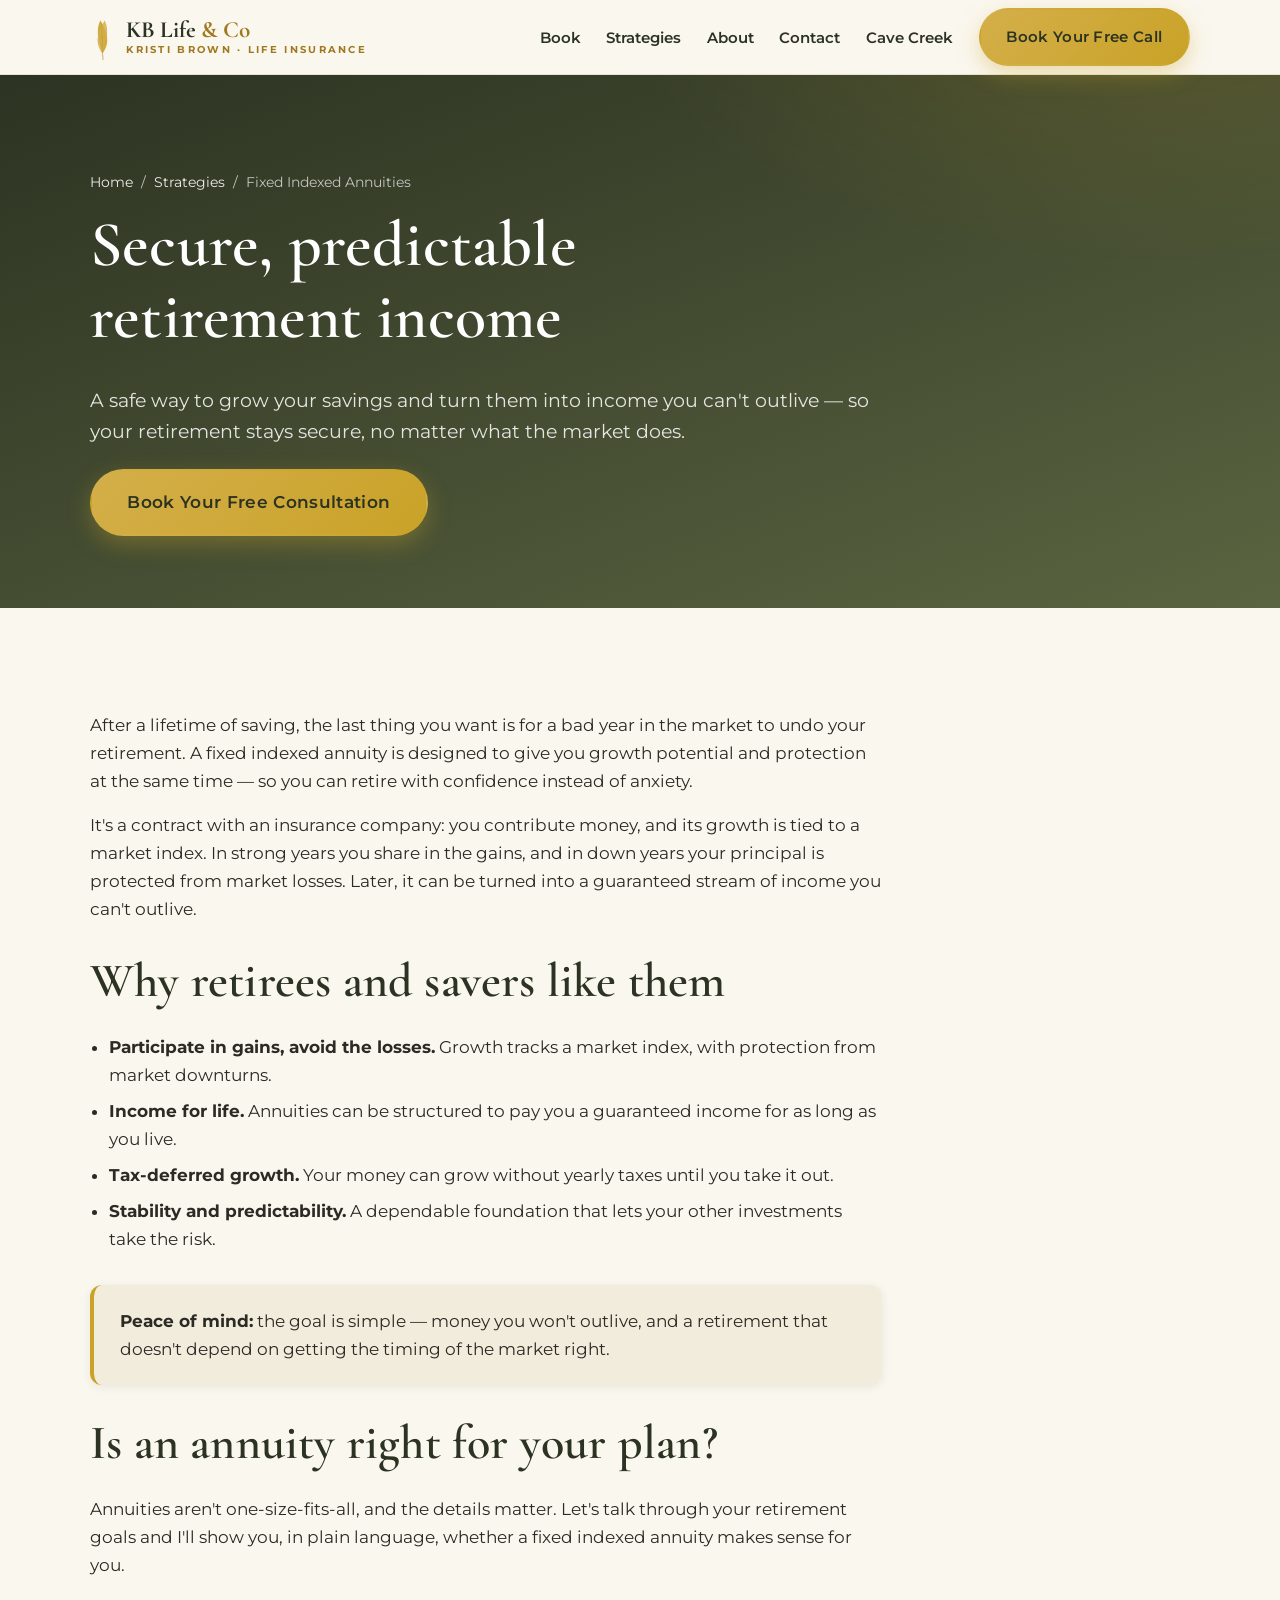
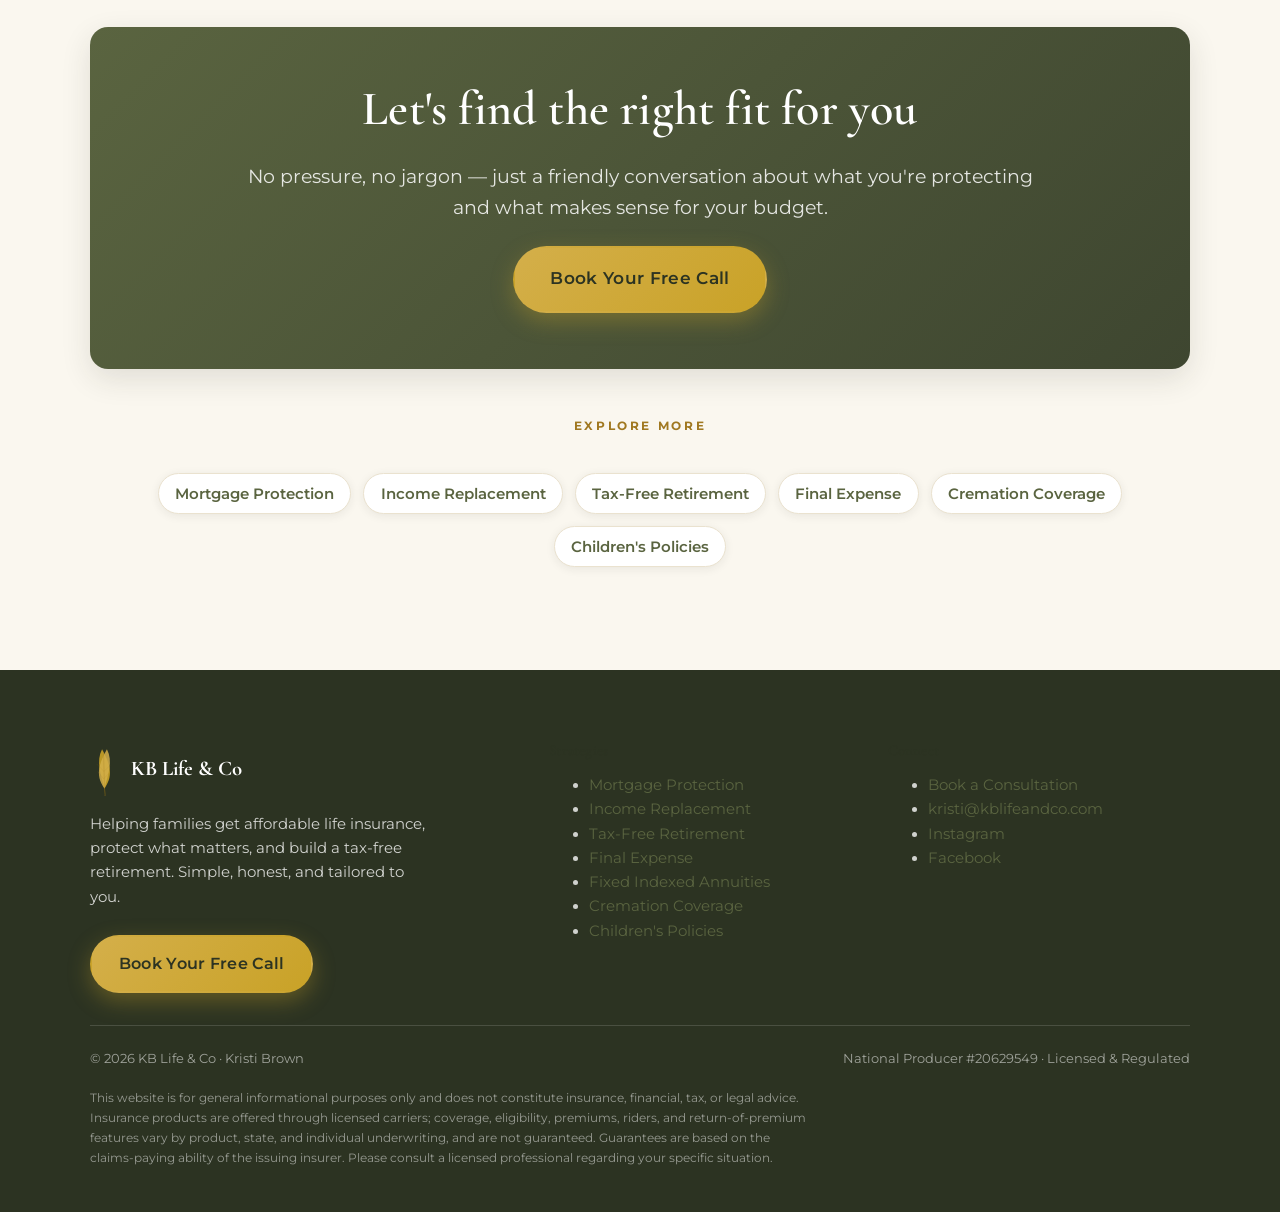
<file: strategies/annuities.html>
<!DOCTYPE html>
<html lang="en">
<head>
<meta charset="utf-8">
<meta name="viewport" content="width=device-width, initial-scale=1">
<title>Fixed Indexed Annuities | KB Life &amp; Co</title>
<meta name="description" content="Fixed indexed annuities offer a safe way to share in the market's gains while avoiding its losses, with guaranteed income you can't outlive — keeping your retirement secure.">
<meta name="theme-color" content="#3E4630">
<link rel="icon" href="../assets/img/kb-logo.svg" type="image/svg+xml">
<link rel="preconnect" href="https://fonts.googleapis.com">
<link rel="preconnect" href="https://fonts.gstatic.com" crossorigin>
<link href="https://fonts.googleapis.com/css2?family=Cormorant+Garamond:ital,wght@0,500;0,600;0,700;1,500;1,600&family=Montserrat:wght@400;500;600;700&display=swap" rel="stylesheet">
<link rel="stylesheet" href="../assets/css/styles.css">
<script>document.documentElement.classList.add('js');</script>
</head>
<body>

<header class="site-header">
  <div class="container">
    <nav class="nav" aria-label="Main navigation">
      <a class="brand" href="../index.html" aria-label="KB Life & Co home">
        <img src="../assets/img/kb-logo.svg" alt="KB Life & Co gold leaf logo">
        <span class="brand__name">KB Life <span>&amp; Co</span><span class="brand__tag">Kristi Brown · Life Insurance</span></span>
      </a>
      <button class="nav__toggle" aria-label="Open menu" aria-expanded="false" aria-controls="nav-links">
        <span></span><span></span><span></span>
      </button>
      <ul class="nav__links" id="nav-links">
        <li><a href="https://calendly.com/kblifeagencyandco/lit" target="_blank" rel="noopener">Book</a></li>
        <li><a href="../index.html#strategies">Strategies</a></li>
        <li><a href="../index.html#about">About</a></li>
        <li><a href="../index.html#contact">Contact</a></li>
        <li><a href="../cave-creek-az.html">Cave Creek</a></li>
        <li><a class="btn btn--gold" href="https://calendly.com/kblifeagencyandco/lit" target="_blank" rel="noopener">Book Your Free Call</a></li>
      </ul>
    </nav>
  </div>
</header>

<section class="page-hero">
  <div class="container">
    <p class="breadcrumb"><a href="../index.html">Home</a> &nbsp;/&nbsp; <a href="../index.html#strategies">Strategies</a> &nbsp;/&nbsp; Fixed Indexed Annuities</p>
    <h1>Secure, predictable retirement income</h1>
    <p class="lead">A safe way to grow your savings and turn them into income you can't outlive — so your retirement stays secure, no matter what the market does.</p>
    <div class="hero__cta" style="margin-top:1.4rem">
      <a class="btn btn--gold btn--lg" href="https://calendly.com/kblifeagencyandco/lit" target="_blank" rel="noopener">Book Your Free Consultation</a>
    </div>
  </div>
</section>

<section class="section">
  <div class="container">
    <div class="prose reveal">
<p>After a lifetime of saving, the last thing you want is for a bad year in the market to undo your retirement. A fixed indexed annuity is designed to give you growth potential and protection at the same time — so you can retire with confidence instead of anxiety.</p>
<p>It's a contract with an insurance company: you contribute money, and its growth is tied to a market index. In strong years you share in the gains, and in down years your principal is protected from market losses. Later, it can be turned into a guaranteed stream of income you can't outlive.</p>
<h2>Why retirees and savers like them</h2>
<ul>
  <li><strong>Participate in gains, avoid the losses.</strong> Growth tracks a market index, with protection from market downturns.</li>
  <li><strong>Income for life.</strong> Annuities can be structured to pay you a guaranteed income for as long as you live.</li>
  <li><strong>Tax-deferred growth.</strong> Your money can grow without yearly taxes until you take it out.</li>
  <li><strong>Stability and predictability.</strong> A dependable foundation that lets your other investments take the risk.</li>
</ul>
<div class="callout"><strong>Peace of mind:</strong> the goal is simple — money you won't outlive, and a retirement that doesn't depend on getting the timing of the market right.</div>
<h2>Is an annuity right for your plan?</h2>
<p>Annuities aren't one-size-fits-all, and the details matter. Let's talk through your retirement goals and I'll show you, in plain language, whether a fixed indexed annuity makes sense for you.</p>
    </div>

    <div class="cta-band reveal" style="margin-top:3rem">
      <h2>Let's find the right fit for you</h2>
      <p class="lead">No pressure, no jargon — just a friendly conversation about what you're protecting and what makes sense for your budget.</p>
      <a class="btn btn--gold btn--lg" href="https://calendly.com/kblifeagencyandco/lit" target="_blank" rel="noopener">Book Your Free Call</a>
    </div>

    <div class="center" style="margin-top:2.6rem">
      <span class="eyebrow">Explore More</span>
      <div class="related" style="justify-content:center">
        <a href="mortgage-protection.html">Mortgage Protection</a>
        <a href="income-replacement.html">Income Replacement</a>
        <a href="retirement-iul.html">Tax-Free Retirement</a>
        <a href="final-expense.html">Final Expense</a>
        <a href="cremation.html">Cremation Coverage</a>
        <a href="childrens-policies.html">Children's Policies</a>
      </div>
    </div>
  </div>
</section>

<footer class="site-footer">
  <div class="container">
    <div class="footer__top">
      <div>
        <div class="footer__brand">
          <img src="../assets/img/kb-logo.svg" alt="KB Life & Co logo">
          <b>KB Life &amp; Co</b>
        </div>
        <p style="max-width:34ch">Helping families get affordable life insurance, protect what matters, and build a tax-free retirement. Simple, honest, and tailored to you.</p>
        <a class="btn btn--gold" href="https://calendly.com/kblifeagencyandco/lit" target="_blank" rel="noopener" style="margin-top:.6rem">Book Your Free Call</a>
      </div>
      <div>
        <h4>Strategies</h4>
        <ul>
          <li><a href="mortgage-protection.html">Mortgage Protection</a></li>
          <li><a href="income-replacement.html">Income Replacement</a></li>
          <li><a href="retirement-iul.html">Tax-Free Retirement</a></li>
          <li><a href="final-expense.html">Final Expense</a></li>
          <li><a href="annuities.html">Fixed Indexed Annuities</a></li>
          <li><a href="cremation.html">Cremation Coverage</a></li>
          <li><a href="childrens-policies.html">Children's Policies</a></li>
        </ul>
      </div>
      <div>
        <h4>Connect</h4>
        <ul>
          <li><a href="https://calendly.com/kblifeagencyandco/lit" target="_blank" rel="noopener">Book a Consultation</a></li>
          <li><a href="mailto:kristi@kblifeandco.com">kristi@kblifeandco.com</a></li>
          <li><a href="https://www.instagram.com/_kristib/" target="_blank" rel="noopener">Instagram</a></li>
          <li><a href="https://www.facebook.com/profile.php?id=61575520573444" target="_blank" rel="noopener">Facebook</a></li>
        </ul>
      </div>
    </div>
    <div class="footer__bottom">
      <span>© <span data-year>2026</span> KB Life &amp; Co · Kristi Brown</span>
      <span>National Producer #20629549 · Licensed &amp; Regulated</span>
    </div>
    <p class="footer__disc">This website is for general informational purposes only and does not constitute insurance, financial, tax, or legal advice. Insurance products are offered through licensed carriers; coverage, eligibility, premiums, riders, and return-of-premium features vary by product, state, and individual underwriting, and are not guaranteed. Guarantees are based on the claims-paying ability of the issuing insurer. Please consult a licensed professional regarding your specific situation.</p>
  </div>
</footer>

<script src="../assets/js/main.js"></script>
</body>
</html>
</file>
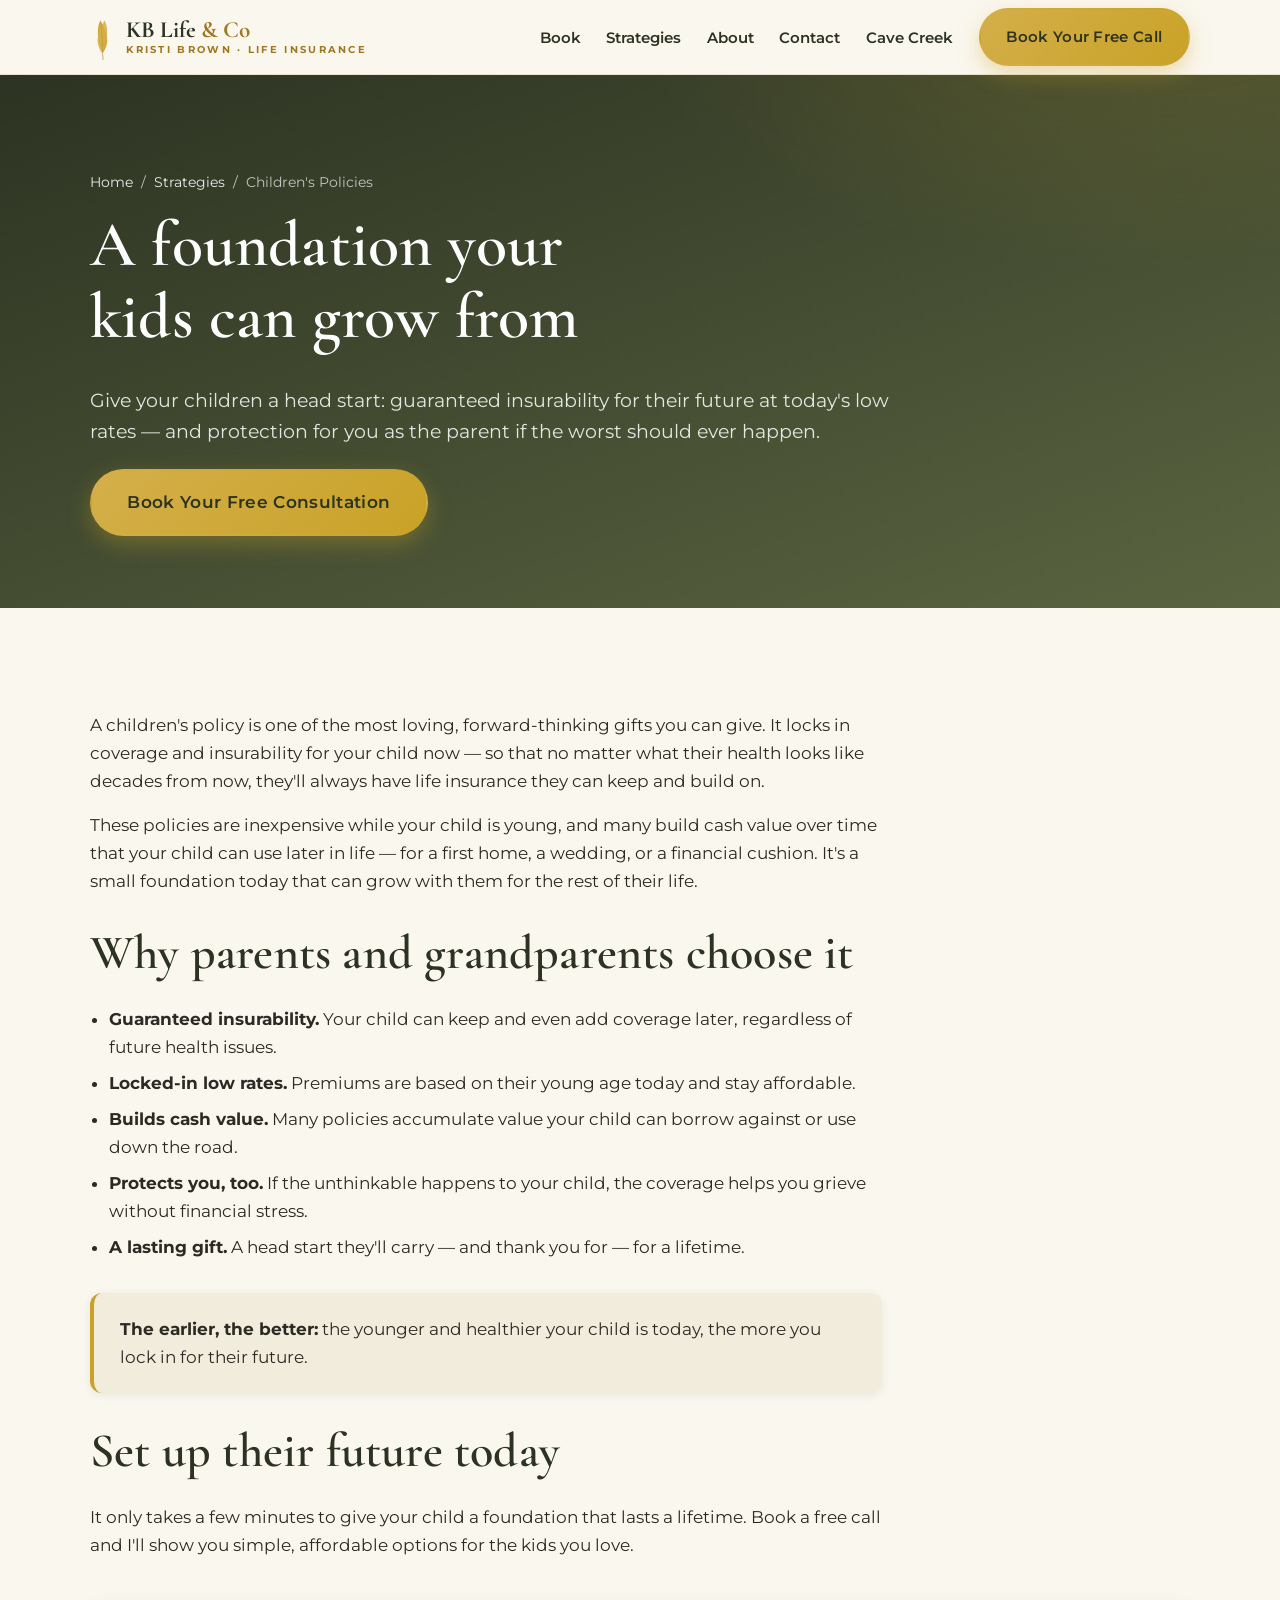
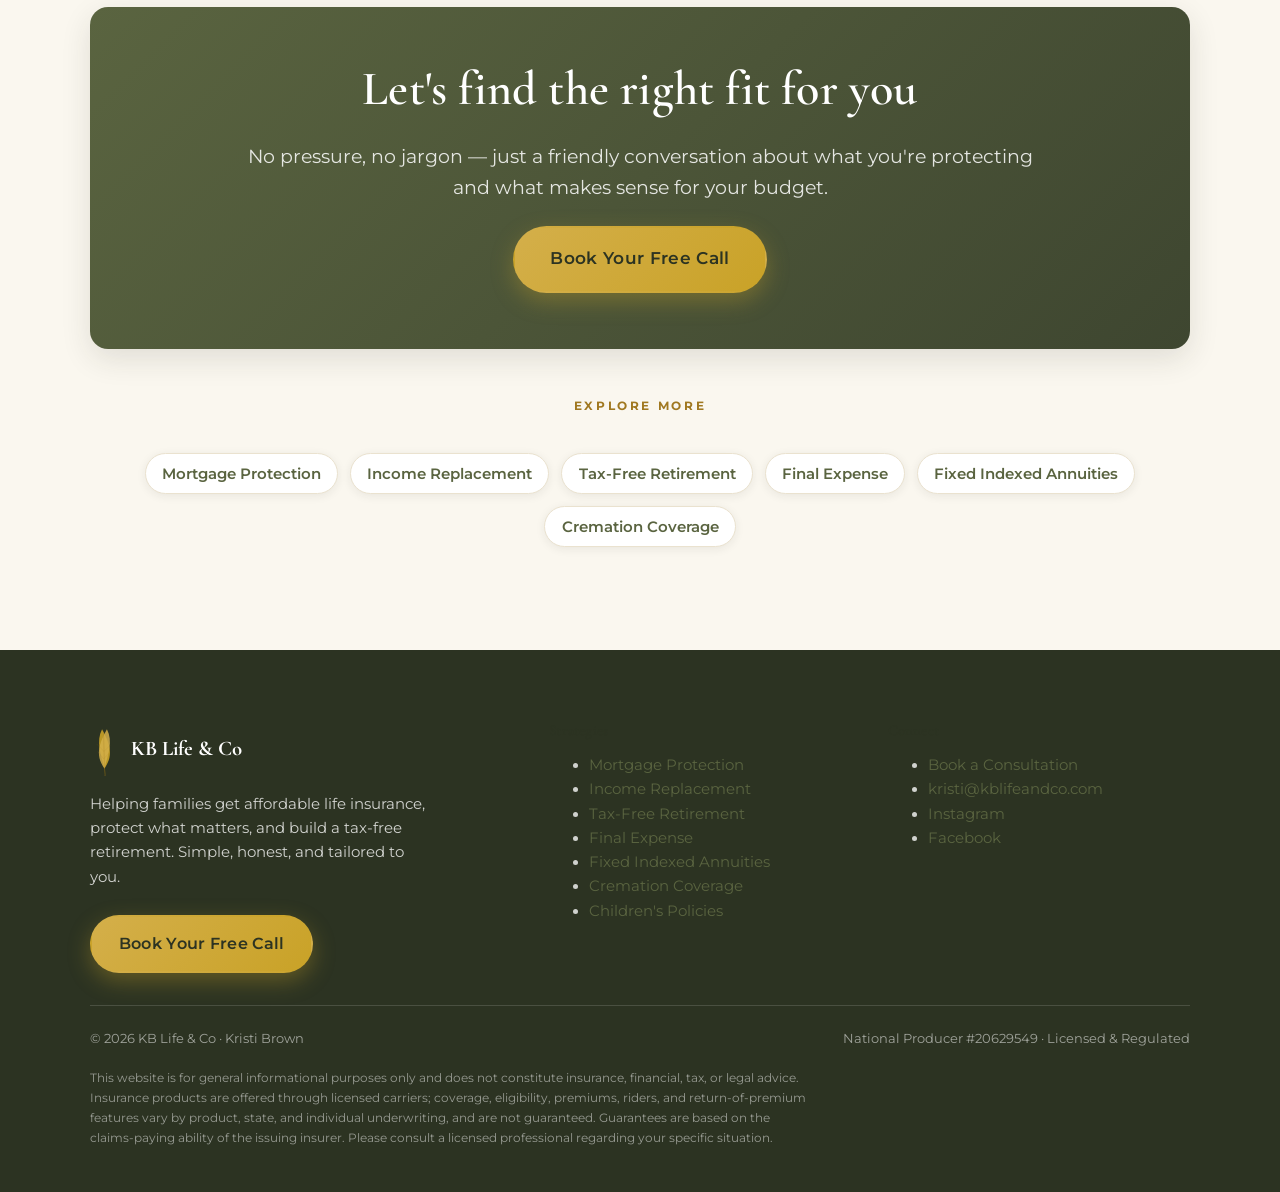
<file: strategies/childrens-policies.html>
<!DOCTYPE html>
<html lang="en">
<head>
<meta charset="utf-8">
<meta name="viewport" content="width=device-width, initial-scale=1">
<title>Children's Policies | KB Life &amp; Co</title>
<meta name="description" content="Children's life insurance locks in guaranteed insurability and low rates for your kids' future, while protecting you as the parent if the unthinkable happens.">
<meta name="theme-color" content="#3E4630">
<link rel="icon" href="../assets/img/kb-logo.svg" type="image/svg+xml">
<link rel="preconnect" href="https://fonts.googleapis.com">
<link rel="preconnect" href="https://fonts.gstatic.com" crossorigin>
<link href="https://fonts.googleapis.com/css2?family=Cormorant+Garamond:ital,wght@0,500;0,600;0,700;1,500;1,600&family=Montserrat:wght@400;500;600;700&display=swap" rel="stylesheet">
<link rel="stylesheet" href="../assets/css/styles.css">
<script>document.documentElement.classList.add('js');</script>
</head>
<body>

<header class="site-header">
  <div class="container">
    <nav class="nav" aria-label="Main navigation">
      <a class="brand" href="../index.html" aria-label="KB Life & Co home">
        <img src="../assets/img/kb-logo.svg" alt="KB Life & Co gold leaf logo">
        <span class="brand__name">KB Life <span>&amp; Co</span><span class="brand__tag">Kristi Brown · Life Insurance</span></span>
      </a>
      <button class="nav__toggle" aria-label="Open menu" aria-expanded="false" aria-controls="nav-links">
        <span></span><span></span><span></span>
      </button>
      <ul class="nav__links" id="nav-links">
        <li><a href="https://calendly.com/kblifeagencyandco/lit" target="_blank" rel="noopener">Book</a></li>
        <li><a href="../index.html#strategies">Strategies</a></li>
        <li><a href="../index.html#about">About</a></li>
        <li><a href="../index.html#contact">Contact</a></li>
        <li><a href="../cave-creek-az.html">Cave Creek</a></li>
        <li><a class="btn btn--gold" href="https://calendly.com/kblifeagencyandco/lit" target="_blank" rel="noopener">Book Your Free Call</a></li>
      </ul>
    </nav>
  </div>
</header>

<section class="page-hero">
  <div class="container">
    <p class="breadcrumb"><a href="../index.html">Home</a> &nbsp;/&nbsp; <a href="../index.html#strategies">Strategies</a> &nbsp;/&nbsp; Children's Policies</p>
    <h1>A foundation your kids can grow from</h1>
    <p class="lead">Give your children a head start: guaranteed insurability for their future at today's low rates — and protection for you as the parent if the worst should ever happen.</p>
    <div class="hero__cta" style="margin-top:1.4rem">
      <a class="btn btn--gold btn--lg" href="https://calendly.com/kblifeagencyandco/lit" target="_blank" rel="noopener">Book Your Free Consultation</a>
    </div>
  </div>
</section>

<section class="section">
  <div class="container">
    <div class="prose reveal">
<p>A children's policy is one of the most loving, forward-thinking gifts you can give. It locks in coverage and insurability for your child now — so that no matter what their health looks like decades from now, they'll always have life insurance they can keep and build on.</p>
<p>These policies are inexpensive while your child is young, and many build cash value over time that your child can use later in life — for a first home, a wedding, or a financial cushion. It's a small foundation today that can grow with them for the rest of their life.</p>
<h2>Why parents and grandparents choose it</h2>
<ul>
  <li><strong>Guaranteed insurability.</strong> Your child can keep and even add coverage later, regardless of future health issues.</li>
  <li><strong>Locked-in low rates.</strong> Premiums are based on their young age today and stay affordable.</li>
  <li><strong>Builds cash value.</strong> Many policies accumulate value your child can borrow against or use down the road.</li>
  <li><strong>Protects you, too.</strong> If the unthinkable happens to your child, the coverage helps you grieve without financial stress.</li>
  <li><strong>A lasting gift.</strong> A head start they'll carry — and thank you for — for a lifetime.</li>
</ul>
<div class="callout"><strong>The earlier, the better:</strong> the younger and healthier your child is today, the more you lock in for their future.</div>
<h2>Set up their future today</h2>
<p>It only takes a few minutes to give your child a foundation that lasts a lifetime. Book a free call and I'll show you simple, affordable options for the kids you love.</p>
    </div>

    <div class="cta-band reveal" style="margin-top:3rem">
      <h2>Let's find the right fit for you</h2>
      <p class="lead">No pressure, no jargon — just a friendly conversation about what you're protecting and what makes sense for your budget.</p>
      <a class="btn btn--gold btn--lg" href="https://calendly.com/kblifeagencyandco/lit" target="_blank" rel="noopener">Book Your Free Call</a>
    </div>

    <div class="center" style="margin-top:2.6rem">
      <span class="eyebrow">Explore More</span>
      <div class="related" style="justify-content:center">
        <a href="mortgage-protection.html">Mortgage Protection</a>
        <a href="income-replacement.html">Income Replacement</a>
        <a href="retirement-iul.html">Tax-Free Retirement</a>
        <a href="final-expense.html">Final Expense</a>
        <a href="annuities.html">Fixed Indexed Annuities</a>
        <a href="cremation.html">Cremation Coverage</a>
      </div>
    </div>
  </div>
</section>

<footer class="site-footer">
  <div class="container">
    <div class="footer__top">
      <div>
        <div class="footer__brand">
          <img src="../assets/img/kb-logo.svg" alt="KB Life & Co logo">
          <b>KB Life &amp; Co</b>
        </div>
        <p style="max-width:34ch">Helping families get affordable life insurance, protect what matters, and build a tax-free retirement. Simple, honest, and tailored to you.</p>
        <a class="btn btn--gold" href="https://calendly.com/kblifeagencyandco/lit" target="_blank" rel="noopener" style="margin-top:.6rem">Book Your Free Call</a>
      </div>
      <div>
        <h4>Strategies</h4>
        <ul>
          <li><a href="mortgage-protection.html">Mortgage Protection</a></li>
          <li><a href="income-replacement.html">Income Replacement</a></li>
          <li><a href="retirement-iul.html">Tax-Free Retirement</a></li>
          <li><a href="final-expense.html">Final Expense</a></li>
          <li><a href="annuities.html">Fixed Indexed Annuities</a></li>
          <li><a href="cremation.html">Cremation Coverage</a></li>
          <li><a href="childrens-policies.html">Children's Policies</a></li>
        </ul>
      </div>
      <div>
        <h4>Connect</h4>
        <ul>
          <li><a href="https://calendly.com/kblifeagencyandco/lit" target="_blank" rel="noopener">Book a Consultation</a></li>
          <li><a href="mailto:kristi@kblifeandco.com">kristi@kblifeandco.com</a></li>
          <li><a href="https://www.instagram.com/_kristib/" target="_blank" rel="noopener">Instagram</a></li>
          <li><a href="https://www.facebook.com/profile.php?id=61575520573444" target="_blank" rel="noopener">Facebook</a></li>
        </ul>
      </div>
    </div>
    <div class="footer__bottom">
      <span>© <span data-year>2026</span> KB Life &amp; Co · Kristi Brown</span>
      <span>National Producer #20629549 · Licensed &amp; Regulated</span>
    </div>
    <p class="footer__disc">This website is for general informational purposes only and does not constitute insurance, financial, tax, or legal advice. Insurance products are offered through licensed carriers; coverage, eligibility, premiums, riders, and return-of-premium features vary by product, state, and individual underwriting, and are not guaranteed. Guarantees are based on the claims-paying ability of the issuing insurer. Please consult a licensed professional regarding your specific situation.</p>
  </div>
</footer>

<script src="../assets/js/main.js"></script>
</body>
</html>
</file>
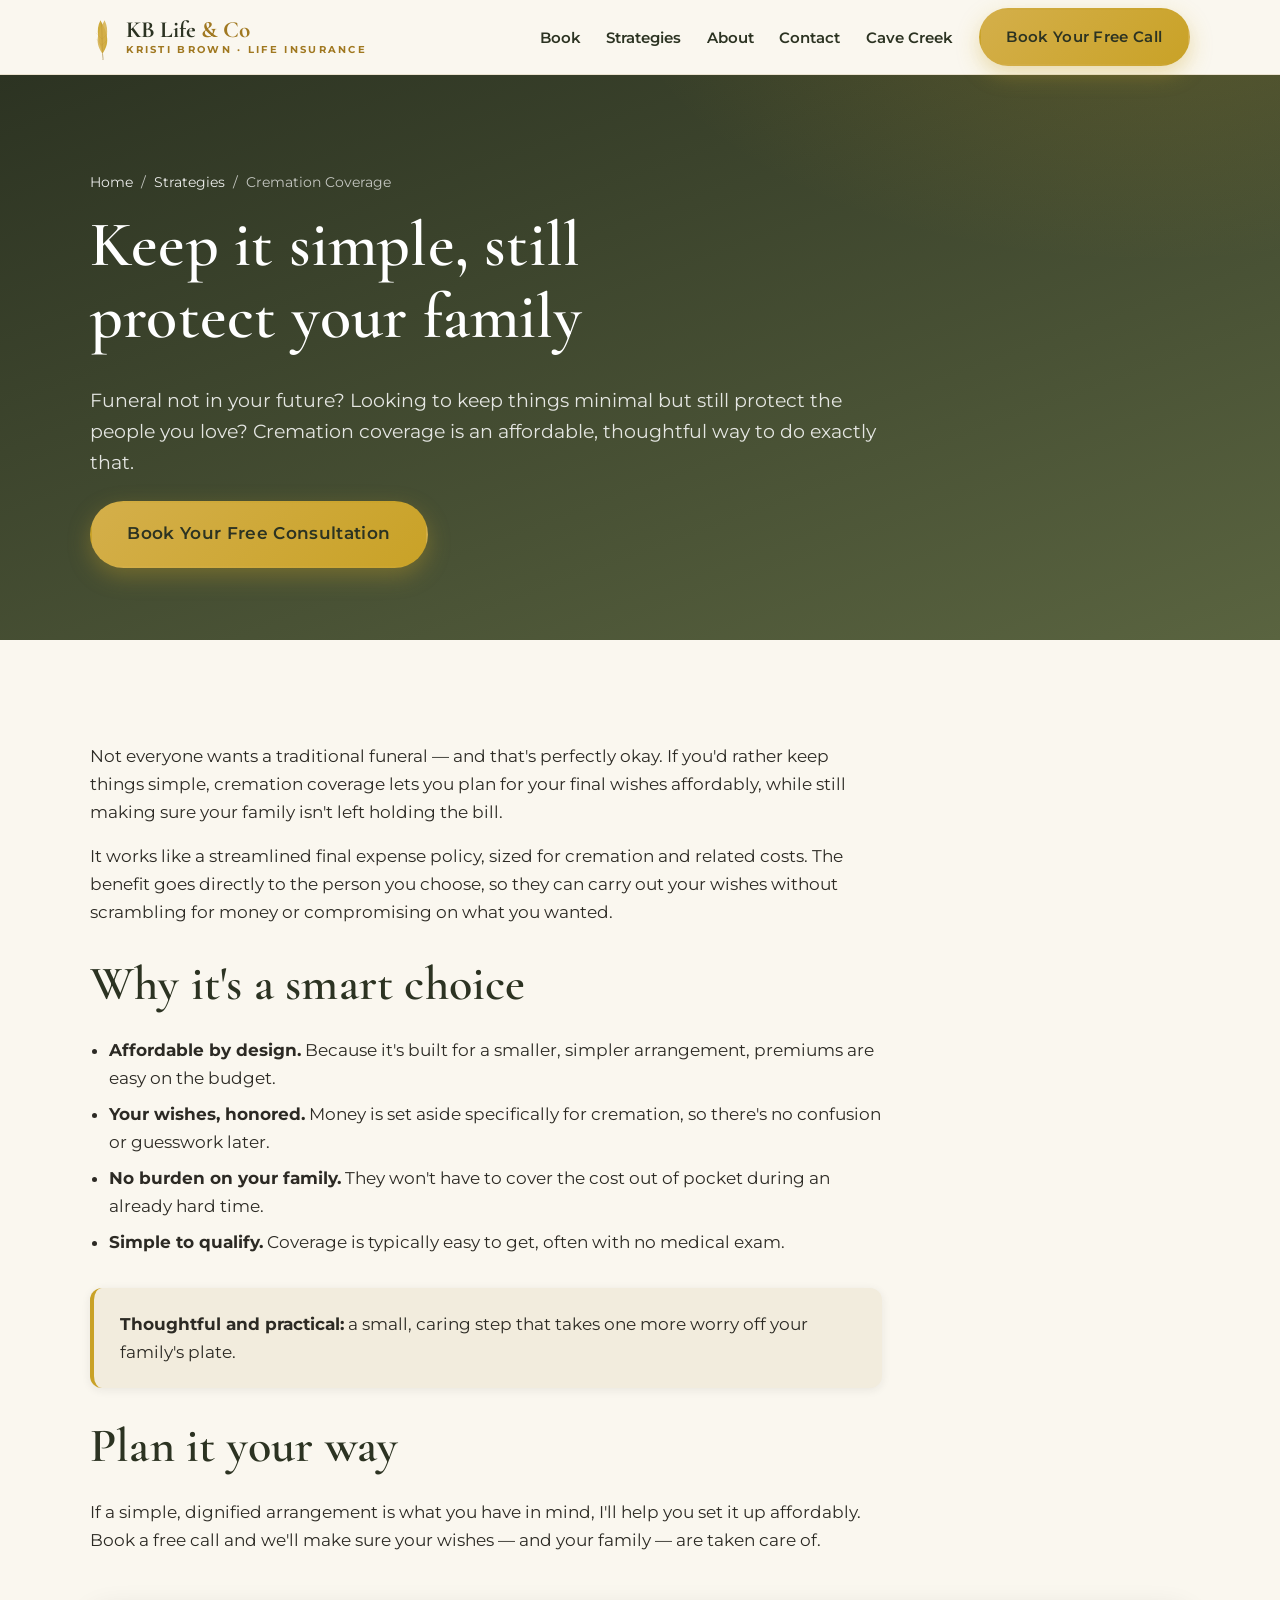
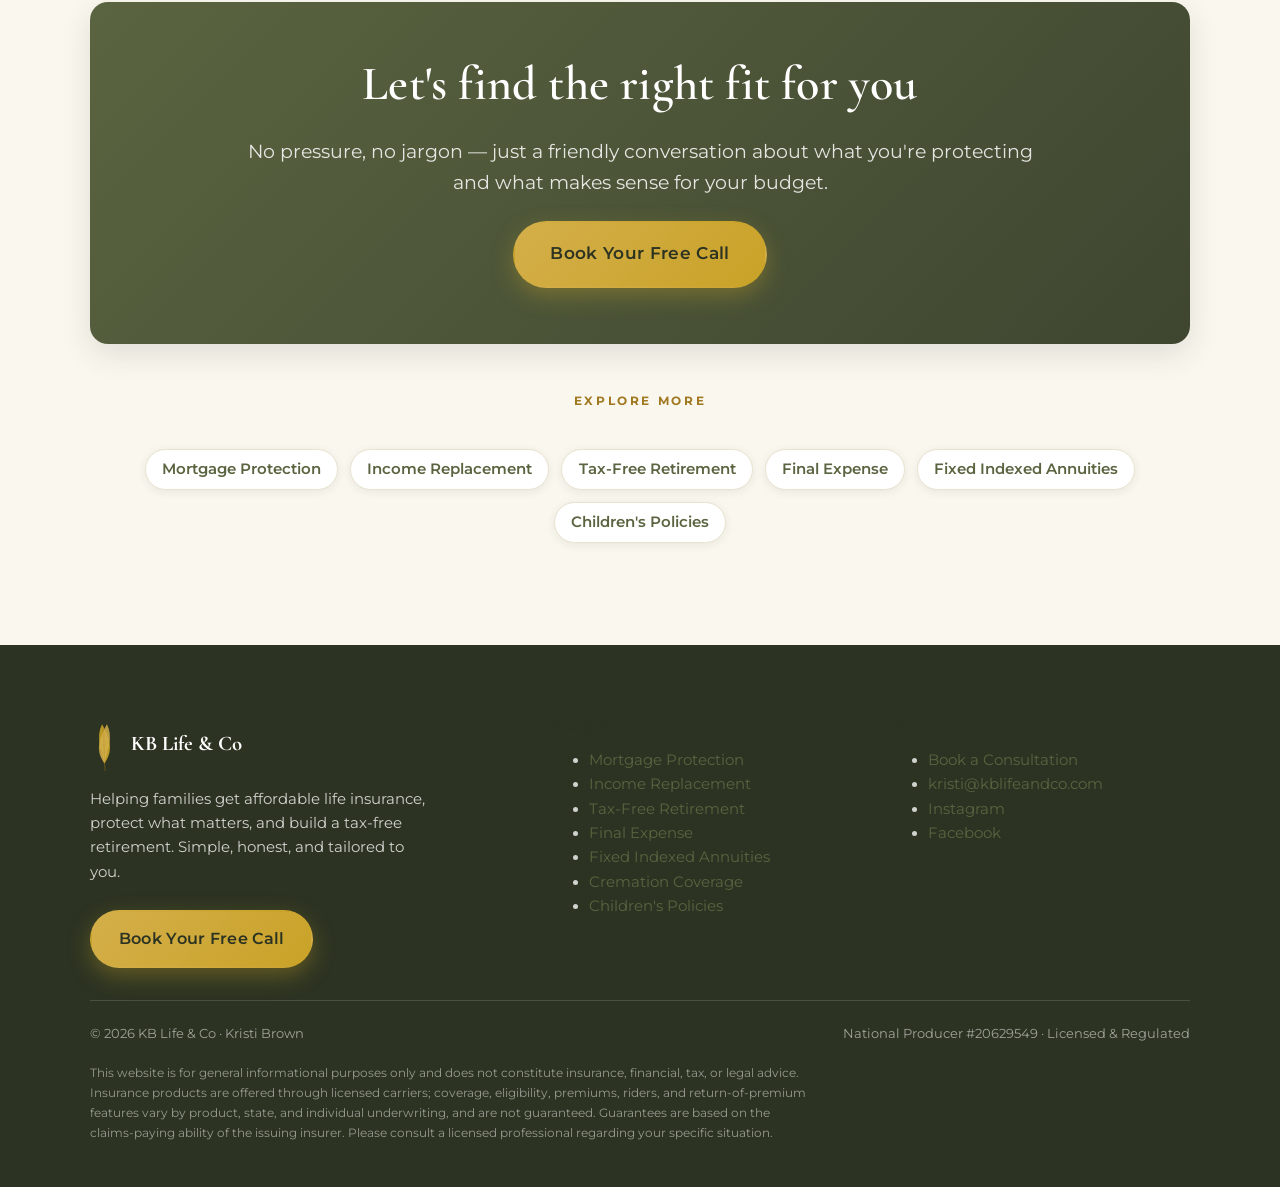
<file: strategies/cremation.html>
<!DOCTYPE html>
<html lang="en">
<head>
<meta charset="utf-8">
<meta name="viewport" content="width=device-width, initial-scale=1">
<title>Cremation Coverage | KB Life &amp; Co</title>
<meta name="description" content="Affordable cremation coverage protects who you're leaving behind without the cost of a full funeral — a simple way to handle your final wishes and spare your family the bill.">
<meta name="theme-color" content="#3E4630">
<link rel="icon" href="../assets/img/kb-logo.svg" type="image/svg+xml">
<link rel="preconnect" href="https://fonts.googleapis.com">
<link rel="preconnect" href="https://fonts.gstatic.com" crossorigin>
<link href="https://fonts.googleapis.com/css2?family=Cormorant+Garamond:ital,wght@0,500;0,600;0,700;1,500;1,600&family=Montserrat:wght@400;500;600;700&display=swap" rel="stylesheet">
<link rel="stylesheet" href="../assets/css/styles.css">
<script>document.documentElement.classList.add('js');</script>
</head>
<body>

<header class="site-header">
  <div class="container">
    <nav class="nav" aria-label="Main navigation">
      <a class="brand" href="../index.html" aria-label="KB Life & Co home">
        <img src="../assets/img/kb-logo.svg" alt="KB Life & Co gold leaf logo">
        <span class="brand__name">KB Life <span>&amp; Co</span><span class="brand__tag">Kristi Brown · Life Insurance</span></span>
      </a>
      <button class="nav__toggle" aria-label="Open menu" aria-expanded="false" aria-controls="nav-links">
        <span></span><span></span><span></span>
      </button>
      <ul class="nav__links" id="nav-links">
        <li><a href="https://calendly.com/kblifeagencyandco/lit" target="_blank" rel="noopener">Book</a></li>
        <li><a href="../index.html#strategies">Strategies</a></li>
        <li><a href="../index.html#about">About</a></li>
        <li><a href="../index.html#contact">Contact</a></li>
        <li><a href="../cave-creek-az.html">Cave Creek</a></li>
        <li><a class="btn btn--gold" href="https://calendly.com/kblifeagencyandco/lit" target="_blank" rel="noopener">Book Your Free Call</a></li>
      </ul>
    </nav>
  </div>
</header>

<section class="page-hero">
  <div class="container">
    <p class="breadcrumb"><a href="../index.html">Home</a> &nbsp;/&nbsp; <a href="../index.html#strategies">Strategies</a> &nbsp;/&nbsp; Cremation Coverage</p>
    <h1>Keep it simple, still protect your family</h1>
    <p class="lead">Funeral not in your future? Looking to keep things minimal but still protect the people you love? Cremation coverage is an affordable, thoughtful way to do exactly that.</p>
    <div class="hero__cta" style="margin-top:1.4rem">
      <a class="btn btn--gold btn--lg" href="https://calendly.com/kblifeagencyandco/lit" target="_blank" rel="noopener">Book Your Free Consultation</a>
    </div>
  </div>
</section>

<section class="section">
  <div class="container">
    <div class="prose reveal">
<p>Not everyone wants a traditional funeral — and that's perfectly okay. If you'd rather keep things simple, cremation coverage lets you plan for your final wishes affordably, while still making sure your family isn't left holding the bill.</p>
<p>It works like a streamlined final expense policy, sized for cremation and related costs. The benefit goes directly to the person you choose, so they can carry out your wishes without scrambling for money or compromising on what you wanted.</p>
<h2>Why it's a smart choice</h2>
<ul>
  <li><strong>Affordable by design.</strong> Because it's built for a smaller, simpler arrangement, premiums are easy on the budget.</li>
  <li><strong>Your wishes, honored.</strong> Money is set aside specifically for cremation, so there's no confusion or guesswork later.</li>
  <li><strong>No burden on your family.</strong> They won't have to cover the cost out of pocket during an already hard time.</li>
  <li><strong>Simple to qualify.</strong> Coverage is typically easy to get, often with no medical exam.</li>
</ul>
<div class="callout"><strong>Thoughtful and practical:</strong> a small, caring step that takes one more worry off your family's plate.</div>
<h2>Plan it your way</h2>
<p>If a simple, dignified arrangement is what you have in mind, I'll help you set it up affordably. Book a free call and we'll make sure your wishes — and your family — are taken care of.</p>
    </div>

    <div class="cta-band reveal" style="margin-top:3rem">
      <h2>Let's find the right fit for you</h2>
      <p class="lead">No pressure, no jargon — just a friendly conversation about what you're protecting and what makes sense for your budget.</p>
      <a class="btn btn--gold btn--lg" href="https://calendly.com/kblifeagencyandco/lit" target="_blank" rel="noopener">Book Your Free Call</a>
    </div>

    <div class="center" style="margin-top:2.6rem">
      <span class="eyebrow">Explore More</span>
      <div class="related" style="justify-content:center">
        <a href="mortgage-protection.html">Mortgage Protection</a>
        <a href="income-replacement.html">Income Replacement</a>
        <a href="retirement-iul.html">Tax-Free Retirement</a>
        <a href="final-expense.html">Final Expense</a>
        <a href="annuities.html">Fixed Indexed Annuities</a>
        <a href="childrens-policies.html">Children's Policies</a>
      </div>
    </div>
  </div>
</section>

<footer class="site-footer">
  <div class="container">
    <div class="footer__top">
      <div>
        <div class="footer__brand">
          <img src="../assets/img/kb-logo.svg" alt="KB Life & Co logo">
          <b>KB Life &amp; Co</b>
        </div>
        <p style="max-width:34ch">Helping families get affordable life insurance, protect what matters, and build a tax-free retirement. Simple, honest, and tailored to you.</p>
        <a class="btn btn--gold" href="https://calendly.com/kblifeagencyandco/lit" target="_blank" rel="noopener" style="margin-top:.6rem">Book Your Free Call</a>
      </div>
      <div>
        <h4>Strategies</h4>
        <ul>
          <li><a href="mortgage-protection.html">Mortgage Protection</a></li>
          <li><a href="income-replacement.html">Income Replacement</a></li>
          <li><a href="retirement-iul.html">Tax-Free Retirement</a></li>
          <li><a href="final-expense.html">Final Expense</a></li>
          <li><a href="annuities.html">Fixed Indexed Annuities</a></li>
          <li><a href="cremation.html">Cremation Coverage</a></li>
          <li><a href="childrens-policies.html">Children's Policies</a></li>
        </ul>
      </div>
      <div>
        <h4>Connect</h4>
        <ul>
          <li><a href="https://calendly.com/kblifeagencyandco/lit" target="_blank" rel="noopener">Book a Consultation</a></li>
          <li><a href="mailto:kristi@kblifeandco.com">kristi@kblifeandco.com</a></li>
          <li><a href="https://www.instagram.com/_kristib/" target="_blank" rel="noopener">Instagram</a></li>
          <li><a href="https://www.facebook.com/profile.php?id=61575520573444" target="_blank" rel="noopener">Facebook</a></li>
        </ul>
      </div>
    </div>
    <div class="footer__bottom">
      <span>© <span data-year>2026</span> KB Life &amp; Co · Kristi Brown</span>
      <span>National Producer #20629549 · Licensed &amp; Regulated</span>
    </div>
    <p class="footer__disc">This website is for general informational purposes only and does not constitute insurance, financial, tax, or legal advice. Insurance products are offered through licensed carriers; coverage, eligibility, premiums, riders, and return-of-premium features vary by product, state, and individual underwriting, and are not guaranteed. Guarantees are based on the claims-paying ability of the issuing insurer. Please consult a licensed professional regarding your specific situation.</p>
  </div>
</footer>

<script src="../assets/js/main.js"></script>
</body>
</html>
</file>
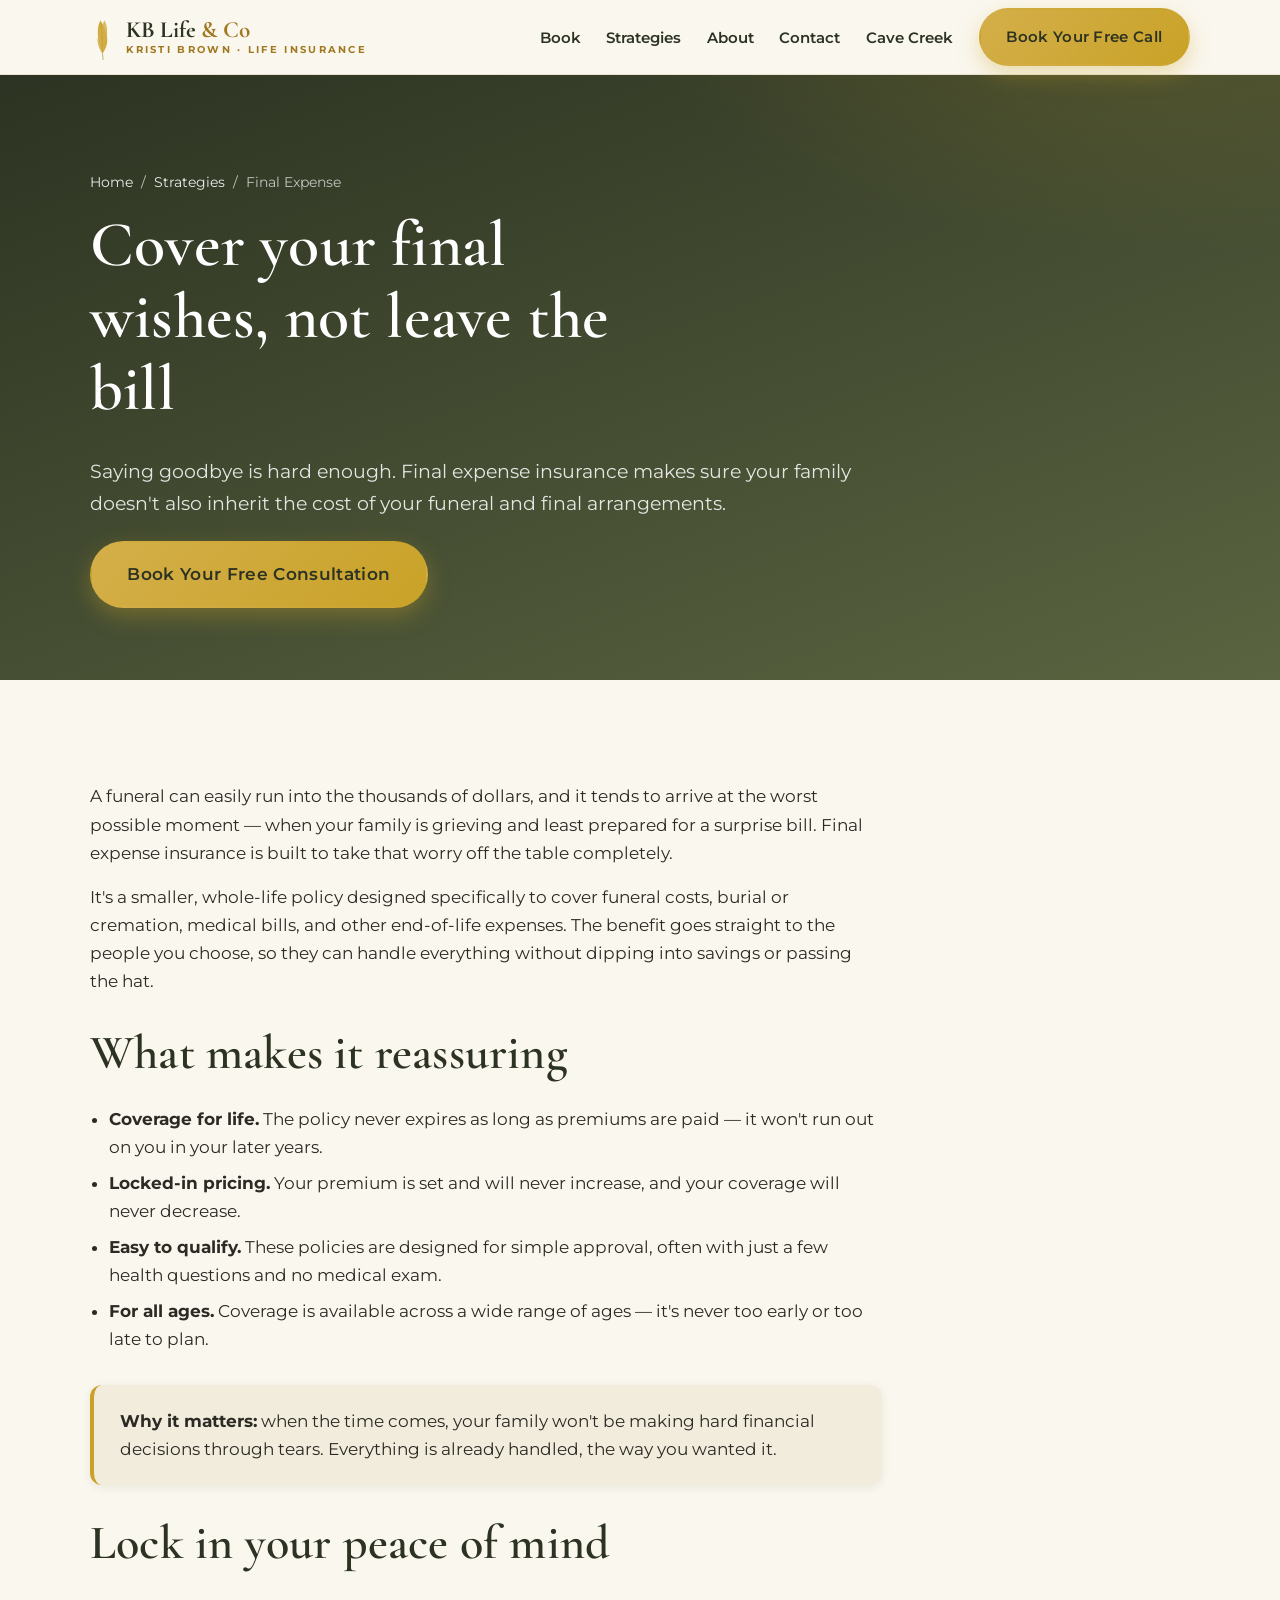
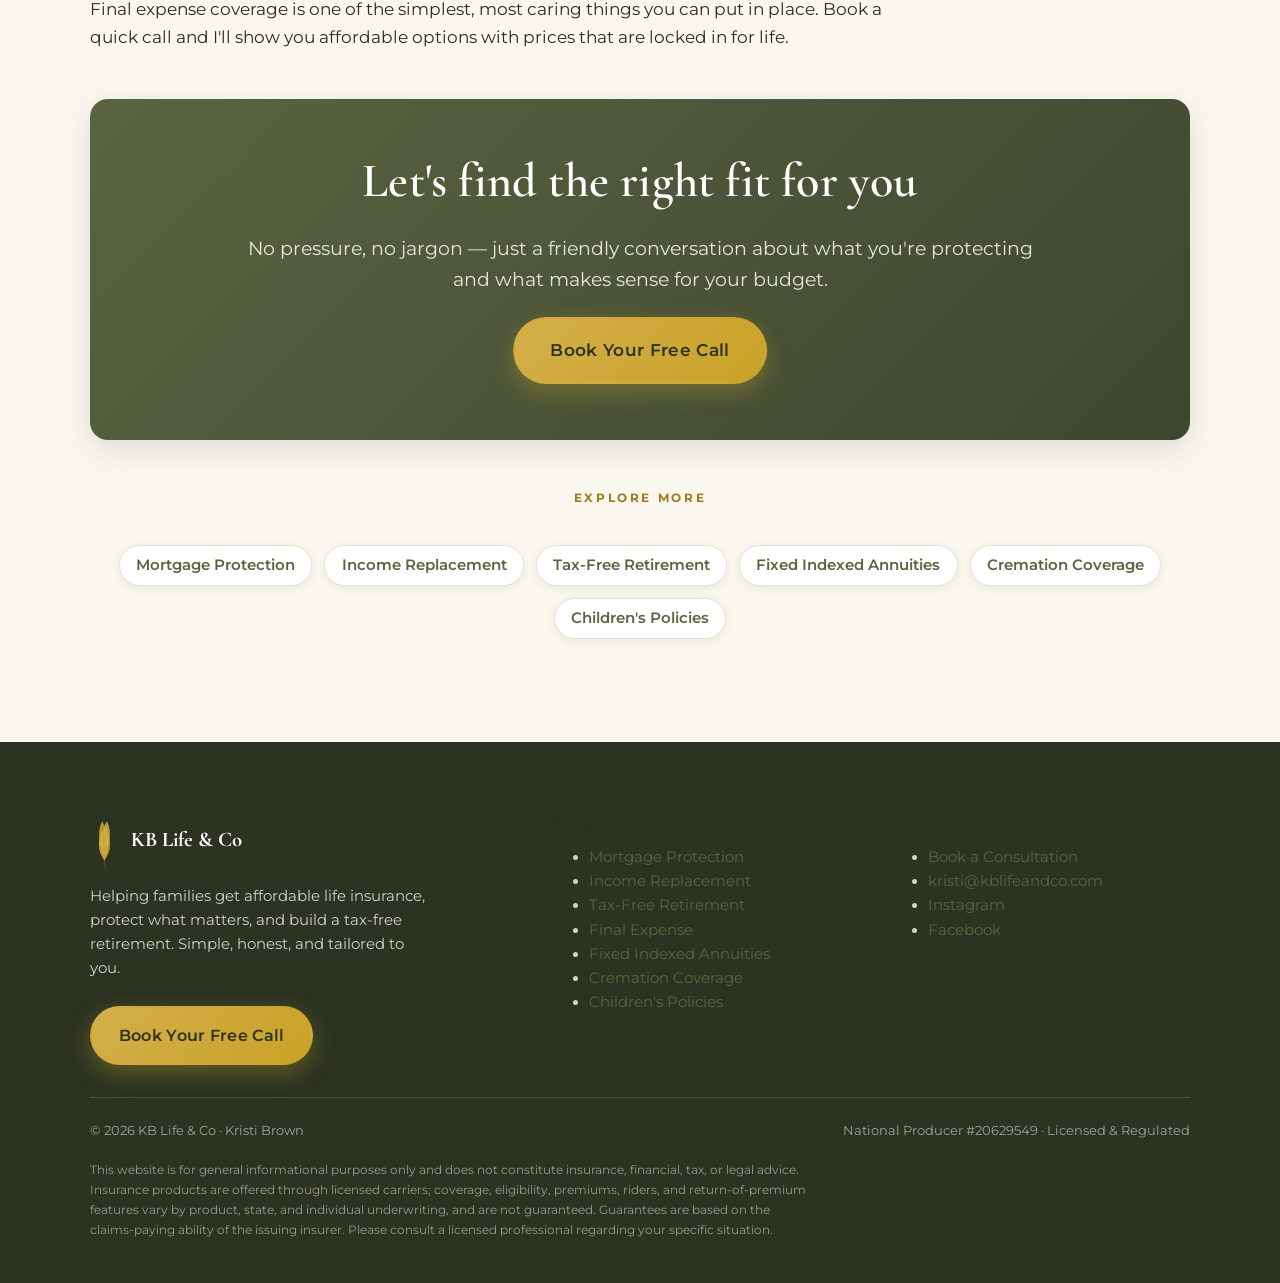
<file: strategies/final-expense.html>
<!DOCTYPE html>
<html lang="en">
<head>
<meta charset="utf-8">
<meta name="viewport" content="width=device-width, initial-scale=1">
<title>Final Expense | KB Life &amp; Co</title>
<meta name="description" content="Final expense insurance covers funeral and end-of-life costs with locked-in prices that never increase and coverage that never expires — so your family isn't left with the bill.">
<meta name="theme-color" content="#3E4630">
<link rel="icon" href="../assets/img/kb-logo.svg" type="image/svg+xml">
<link rel="preconnect" href="https://fonts.googleapis.com">
<link rel="preconnect" href="https://fonts.gstatic.com" crossorigin>
<link href="https://fonts.googleapis.com/css2?family=Cormorant+Garamond:ital,wght@0,500;0,600;0,700;1,500;1,600&family=Montserrat:wght@400;500;600;700&display=swap" rel="stylesheet">
<link rel="stylesheet" href="../assets/css/styles.css">
<script>document.documentElement.classList.add('js');</script>
</head>
<body>

<header class="site-header">
  <div class="container">
    <nav class="nav" aria-label="Main navigation">
      <a class="brand" href="../index.html" aria-label="KB Life & Co home">
        <img src="../assets/img/kb-logo.svg" alt="KB Life & Co gold leaf logo">
        <span class="brand__name">KB Life <span>&amp; Co</span><span class="brand__tag">Kristi Brown · Life Insurance</span></span>
      </a>
      <button class="nav__toggle" aria-label="Open menu" aria-expanded="false" aria-controls="nav-links">
        <span></span><span></span><span></span>
      </button>
      <ul class="nav__links" id="nav-links">
        <li><a href="https://calendly.com/kblifeagencyandco/lit" target="_blank" rel="noopener">Book</a></li>
        <li><a href="../index.html#strategies">Strategies</a></li>
        <li><a href="../index.html#about">About</a></li>
        <li><a href="../index.html#contact">Contact</a></li>
        <li><a href="../cave-creek-az.html">Cave Creek</a></li>
        <li><a class="btn btn--gold" href="https://calendly.com/kblifeagencyandco/lit" target="_blank" rel="noopener">Book Your Free Call</a></li>
      </ul>
    </nav>
  </div>
</header>

<section class="page-hero">
  <div class="container">
    <p class="breadcrumb"><a href="../index.html">Home</a> &nbsp;/&nbsp; <a href="../index.html#strategies">Strategies</a> &nbsp;/&nbsp; Final Expense</p>
    <h1>Cover your final wishes, not leave the bill</h1>
    <p class="lead">Saying goodbye is hard enough. Final expense insurance makes sure your family doesn't also inherit the cost of your funeral and final arrangements.</p>
    <div class="hero__cta" style="margin-top:1.4rem">
      <a class="btn btn--gold btn--lg" href="https://calendly.com/kblifeagencyandco/lit" target="_blank" rel="noopener">Book Your Free Consultation</a>
    </div>
  </div>
</section>

<section class="section">
  <div class="container">
    <div class="prose reveal">
<p>A funeral can easily run into the thousands of dollars, and it tends to arrive at the worst possible moment — when your family is grieving and least prepared for a surprise bill. Final expense insurance is built to take that worry off the table completely.</p>
<p>It's a smaller, whole-life policy designed specifically to cover funeral costs, burial or cremation, medical bills, and other end-of-life expenses. The benefit goes straight to the people you choose, so they can handle everything without dipping into savings or passing the hat.</p>
<h2>What makes it reassuring</h2>
<ul>
  <li><strong>Coverage for life.</strong> The policy never expires as long as premiums are paid — it won't run out on you in your later years.</li>
  <li><strong>Locked-in pricing.</strong> Your premium is set and will never increase, and your coverage will never decrease.</li>
  <li><strong>Easy to qualify.</strong> These policies are designed for simple approval, often with just a few health questions and no medical exam.</li>
  <li><strong>For all ages.</strong> Coverage is available across a wide range of ages — it's never too early or too late to plan.</li>
</ul>
<div class="callout"><strong>Why it matters:</strong> when the time comes, your family won't be making hard financial decisions through tears. Everything is already handled, the way you wanted it.</div>
<h2>Lock in your peace of mind</h2>
<p>Final expense coverage is one of the simplest, most caring things you can put in place. Book a quick call and I'll show you affordable options with prices that are locked in for life.</p>
    </div>

    <div class="cta-band reveal" style="margin-top:3rem">
      <h2>Let's find the right fit for you</h2>
      <p class="lead">No pressure, no jargon — just a friendly conversation about what you're protecting and what makes sense for your budget.</p>
      <a class="btn btn--gold btn--lg" href="https://calendly.com/kblifeagencyandco/lit" target="_blank" rel="noopener">Book Your Free Call</a>
    </div>

    <div class="center" style="margin-top:2.6rem">
      <span class="eyebrow">Explore More</span>
      <div class="related" style="justify-content:center">
        <a href="mortgage-protection.html">Mortgage Protection</a>
        <a href="income-replacement.html">Income Replacement</a>
        <a href="retirement-iul.html">Tax-Free Retirement</a>
        <a href="annuities.html">Fixed Indexed Annuities</a>
        <a href="cremation.html">Cremation Coverage</a>
        <a href="childrens-policies.html">Children's Policies</a>
      </div>
    </div>
  </div>
</section>

<footer class="site-footer">
  <div class="container">
    <div class="footer__top">
      <div>
        <div class="footer__brand">
          <img src="../assets/img/kb-logo.svg" alt="KB Life & Co logo">
          <b>KB Life &amp; Co</b>
        </div>
        <p style="max-width:34ch">Helping families get affordable life insurance, protect what matters, and build a tax-free retirement. Simple, honest, and tailored to you.</p>
        <a class="btn btn--gold" href="https://calendly.com/kblifeagencyandco/lit" target="_blank" rel="noopener" style="margin-top:.6rem">Book Your Free Call</a>
      </div>
      <div>
        <h4>Strategies</h4>
        <ul>
          <li><a href="mortgage-protection.html">Mortgage Protection</a></li>
          <li><a href="income-replacement.html">Income Replacement</a></li>
          <li><a href="retirement-iul.html">Tax-Free Retirement</a></li>
          <li><a href="final-expense.html">Final Expense</a></li>
          <li><a href="annuities.html">Fixed Indexed Annuities</a></li>
          <li><a href="cremation.html">Cremation Coverage</a></li>
          <li><a href="childrens-policies.html">Children's Policies</a></li>
        </ul>
      </div>
      <div>
        <h4>Connect</h4>
        <ul>
          <li><a href="https://calendly.com/kblifeagencyandco/lit" target="_blank" rel="noopener">Book a Consultation</a></li>
          <li><a href="mailto:kristi@kblifeandco.com">kristi@kblifeandco.com</a></li>
          <li><a href="https://www.instagram.com/_kristib/" target="_blank" rel="noopener">Instagram</a></li>
          <li><a href="https://www.facebook.com/profile.php?id=61575520573444" target="_blank" rel="noopener">Facebook</a></li>
        </ul>
      </div>
    </div>
    <div class="footer__bottom">
      <span>© <span data-year>2026</span> KB Life &amp; Co · Kristi Brown</span>
      <span>National Producer #20629549 · Licensed &amp; Regulated</span>
    </div>
    <p class="footer__disc">This website is for general informational purposes only and does not constitute insurance, financial, tax, or legal advice. Insurance products are offered through licensed carriers; coverage, eligibility, premiums, riders, and return-of-premium features vary by product, state, and individual underwriting, and are not guaranteed. Guarantees are based on the claims-paying ability of the issuing insurer. Please consult a licensed professional regarding your specific situation.</p>
  </div>
</footer>

<script src="../assets/js/main.js"></script>
</body>
</html>
</file>
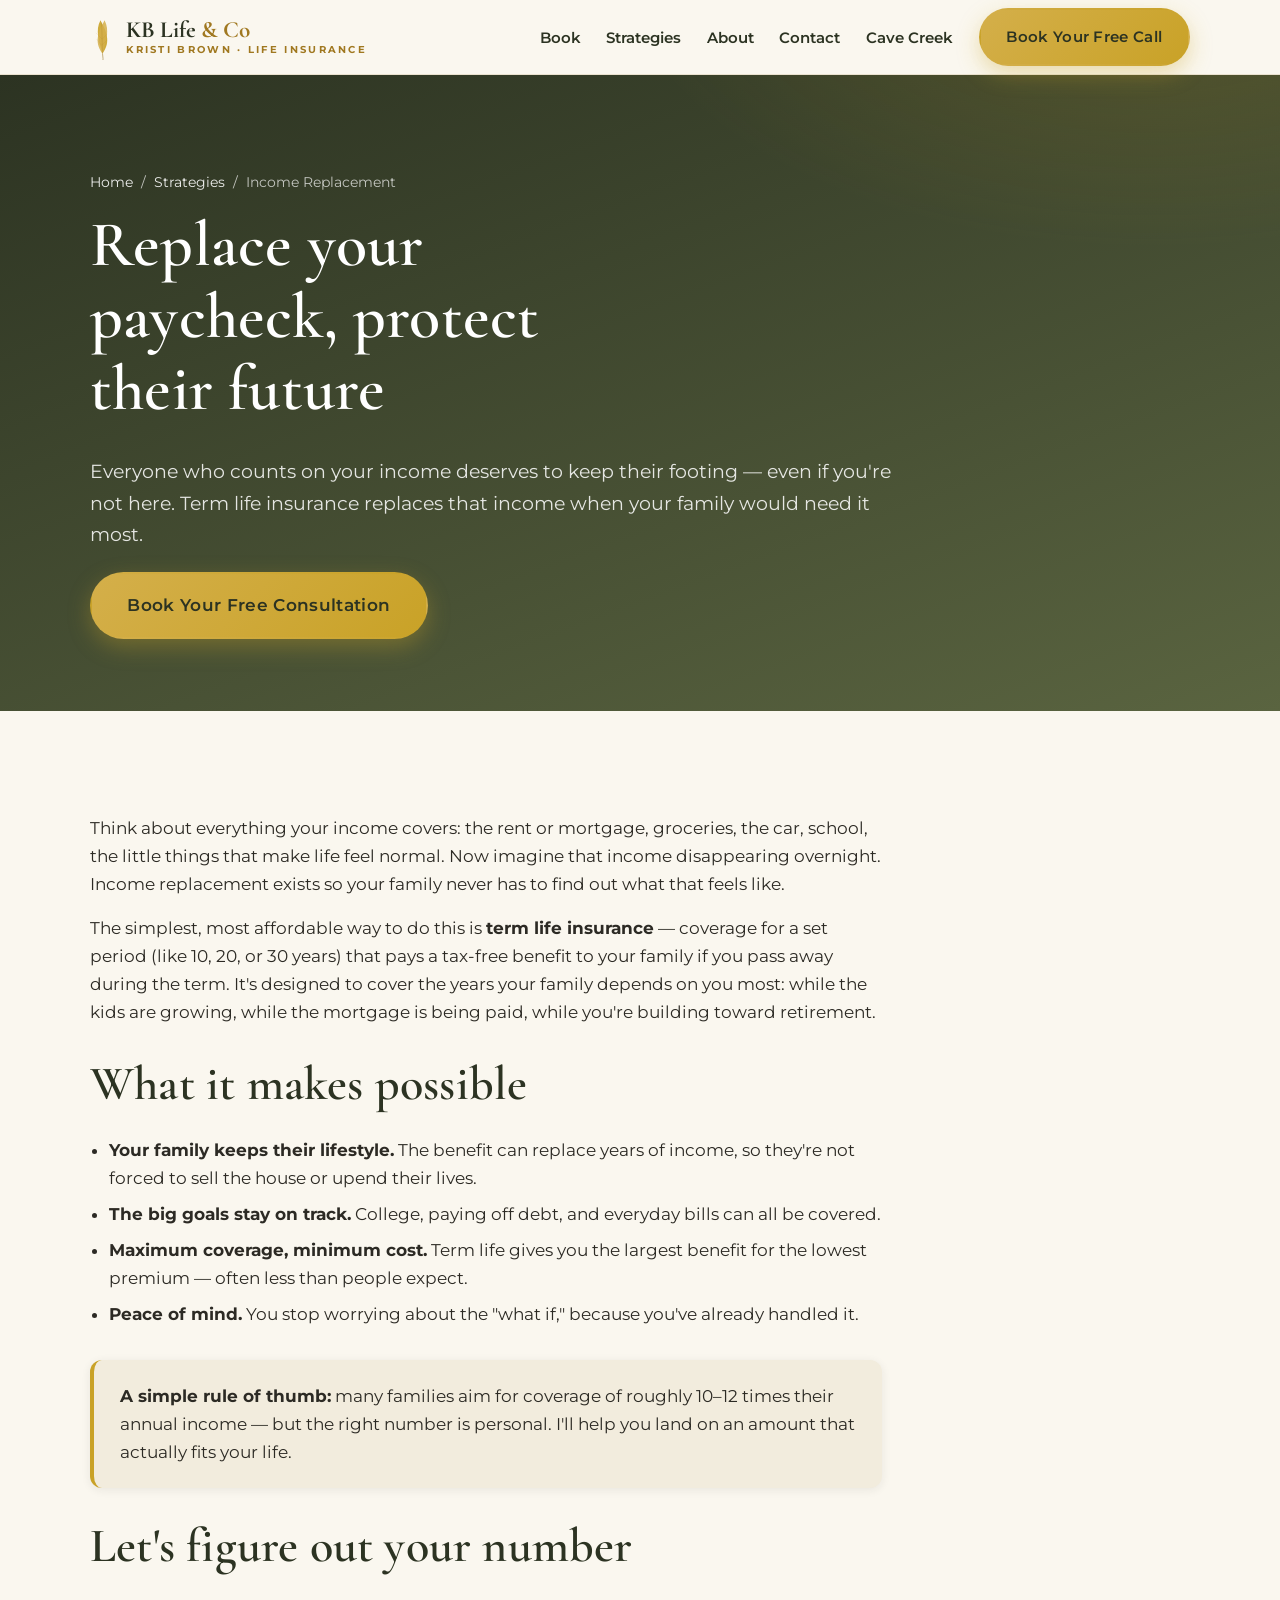
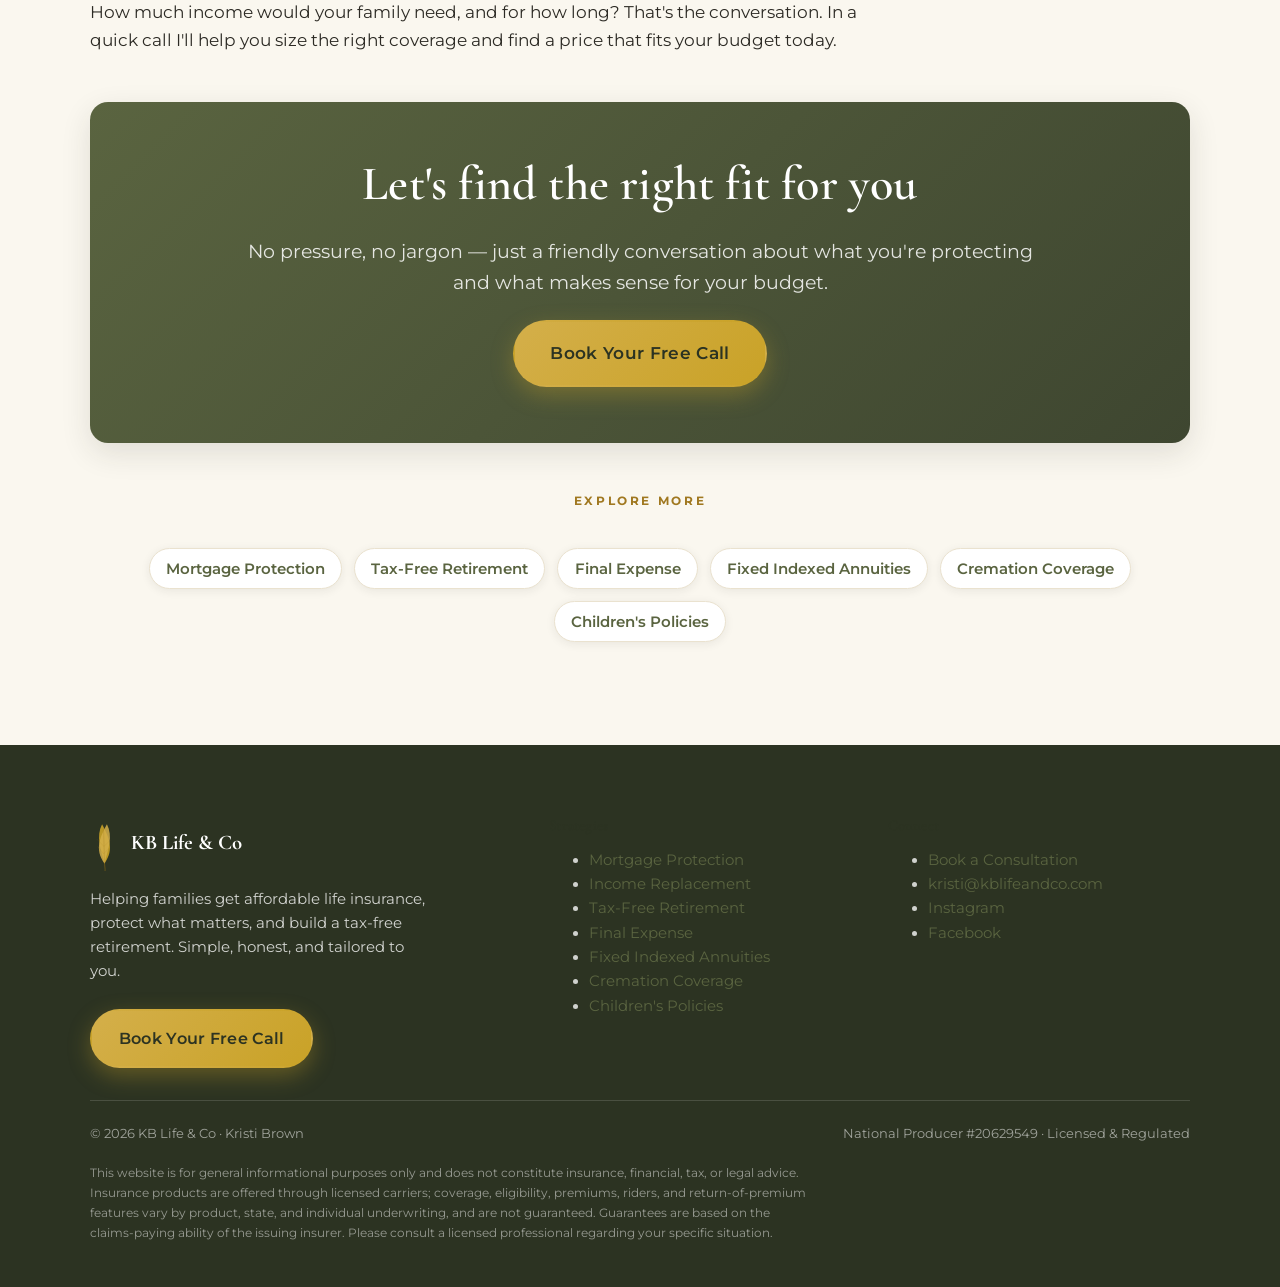
<file: strategies/income-replacement.html>
<!DOCTYPE html>
<html lang="en">
<head>
<meta charset="utf-8">
<meta name="viewport" content="width=device-width, initial-scale=1">
<title>Income Replacement | KB Life &amp; Co</title>
<meta name="description" content="Income replacement (term life insurance) replaces your paycheck so your family can keep their home, lifestyle, and future if you're no longer there to provide it.">
<meta name="theme-color" content="#3E4630">
<link rel="icon" href="../assets/img/kb-logo.svg" type="image/svg+xml">
<link rel="preconnect" href="https://fonts.googleapis.com">
<link rel="preconnect" href="https://fonts.gstatic.com" crossorigin>
<link href="https://fonts.googleapis.com/css2?family=Cormorant+Garamond:ital,wght@0,500;0,600;0,700;1,500;1,600&family=Montserrat:wght@400;500;600;700&display=swap" rel="stylesheet">
<link rel="stylesheet" href="../assets/css/styles.css">
<script>document.documentElement.classList.add('js');</script>
</head>
<body>

<header class="site-header">
  <div class="container">
    <nav class="nav" aria-label="Main navigation">
      <a class="brand" href="../index.html" aria-label="KB Life & Co home">
        <img src="../assets/img/kb-logo.svg" alt="KB Life & Co gold leaf logo">
        <span class="brand__name">KB Life <span>&amp; Co</span><span class="brand__tag">Kristi Brown · Life Insurance</span></span>
      </a>
      <button class="nav__toggle" aria-label="Open menu" aria-expanded="false" aria-controls="nav-links">
        <span></span><span></span><span></span>
      </button>
      <ul class="nav__links" id="nav-links">
        <li><a href="https://calendly.com/kblifeagencyandco/lit" target="_blank" rel="noopener">Book</a></li>
        <li><a href="../index.html#strategies">Strategies</a></li>
        <li><a href="../index.html#about">About</a></li>
        <li><a href="../index.html#contact">Contact</a></li>
        <li><a href="../cave-creek-az.html">Cave Creek</a></li>
        <li><a class="btn btn--gold" href="https://calendly.com/kblifeagencyandco/lit" target="_blank" rel="noopener">Book Your Free Call</a></li>
      </ul>
    </nav>
  </div>
</header>

<section class="page-hero">
  <div class="container">
    <p class="breadcrumb"><a href="../index.html">Home</a> &nbsp;/&nbsp; <a href="../index.html#strategies">Strategies</a> &nbsp;/&nbsp; Income Replacement</p>
    <h1>Replace your paycheck, protect their future</h1>
    <p class="lead">Everyone who counts on your income deserves to keep their footing — even if you're not here. Term life insurance replaces that income when your family would need it most.</p>
    <div class="hero__cta" style="margin-top:1.4rem">
      <a class="btn btn--gold btn--lg" href="https://calendly.com/kblifeagencyandco/lit" target="_blank" rel="noopener">Book Your Free Consultation</a>
    </div>
  </div>
</section>

<section class="section">
  <div class="container">
    <div class="prose reveal">
<p>Think about everything your income covers: the rent or mortgage, groceries, the car, school, the little things that make life feel normal. Now imagine that income disappearing overnight. Income replacement exists so your family never has to find out what that feels like.</p>
<p>The simplest, most affordable way to do this is <strong>term life insurance</strong> — coverage for a set period (like 10, 20, or 30 years) that pays a tax-free benefit to your family if you pass away during the term. It's designed to cover the years your family depends on you most: while the kids are growing, while the mortgage is being paid, while you're building toward retirement.</p>
<h2>What it makes possible</h2>
<ul>
  <li><strong>Your family keeps their lifestyle.</strong> The benefit can replace years of income, so they're not forced to sell the house or upend their lives.</li>
  <li><strong>The big goals stay on track.</strong> College, paying off debt, and everyday bills can all be covered.</li>
  <li><strong>Maximum coverage, minimum cost.</strong> Term life gives you the largest benefit for the lowest premium — often less than people expect.</li>
  <li><strong>Peace of mind.</strong> You stop worrying about the "what if," because you've already handled it.</li>
</ul>
<div class="callout"><strong>A simple rule of thumb:</strong> many families aim for coverage of roughly 10–12 times their annual income — but the right number is personal. I'll help you land on an amount that actually fits your life.</div>
<h2>Let's figure out your number</h2>
<p>How much income would your family need, and for how long? That's the conversation. In a quick call I'll help you size the right coverage and find a price that fits your budget today.</p>
    </div>

    <div class="cta-band reveal" style="margin-top:3rem">
      <h2>Let's find the right fit for you</h2>
      <p class="lead">No pressure, no jargon — just a friendly conversation about what you're protecting and what makes sense for your budget.</p>
      <a class="btn btn--gold btn--lg" href="https://calendly.com/kblifeagencyandco/lit" target="_blank" rel="noopener">Book Your Free Call</a>
    </div>

    <div class="center" style="margin-top:2.6rem">
      <span class="eyebrow">Explore More</span>
      <div class="related" style="justify-content:center">
        <a href="mortgage-protection.html">Mortgage Protection</a>
        <a href="retirement-iul.html">Tax-Free Retirement</a>
        <a href="final-expense.html">Final Expense</a>
        <a href="annuities.html">Fixed Indexed Annuities</a>
        <a href="cremation.html">Cremation Coverage</a>
        <a href="childrens-policies.html">Children's Policies</a>
      </div>
    </div>
  </div>
</section>

<footer class="site-footer">
  <div class="container">
    <div class="footer__top">
      <div>
        <div class="footer__brand">
          <img src="../assets/img/kb-logo.svg" alt="KB Life & Co logo">
          <b>KB Life &amp; Co</b>
        </div>
        <p style="max-width:34ch">Helping families get affordable life insurance, protect what matters, and build a tax-free retirement. Simple, honest, and tailored to you.</p>
        <a class="btn btn--gold" href="https://calendly.com/kblifeagencyandco/lit" target="_blank" rel="noopener" style="margin-top:.6rem">Book Your Free Call</a>
      </div>
      <div>
        <h4>Strategies</h4>
        <ul>
          <li><a href="mortgage-protection.html">Mortgage Protection</a></li>
          <li><a href="income-replacement.html">Income Replacement</a></li>
          <li><a href="retirement-iul.html">Tax-Free Retirement</a></li>
          <li><a href="final-expense.html">Final Expense</a></li>
          <li><a href="annuities.html">Fixed Indexed Annuities</a></li>
          <li><a href="cremation.html">Cremation Coverage</a></li>
          <li><a href="childrens-policies.html">Children's Policies</a></li>
        </ul>
      </div>
      <div>
        <h4>Connect</h4>
        <ul>
          <li><a href="https://calendly.com/kblifeagencyandco/lit" target="_blank" rel="noopener">Book a Consultation</a></li>
          <li><a href="mailto:kristi@kblifeandco.com">kristi@kblifeandco.com</a></li>
          <li><a href="https://www.instagram.com/_kristib/" target="_blank" rel="noopener">Instagram</a></li>
          <li><a href="https://www.facebook.com/profile.php?id=61575520573444" target="_blank" rel="noopener">Facebook</a></li>
        </ul>
      </div>
    </div>
    <div class="footer__bottom">
      <span>© <span data-year>2026</span> KB Life &amp; Co · Kristi Brown</span>
      <span>National Producer #20629549 · Licensed &amp; Regulated</span>
    </div>
    <p class="footer__disc">This website is for general informational purposes only and does not constitute insurance, financial, tax, or legal advice. Insurance products are offered through licensed carriers; coverage, eligibility, premiums, riders, and return-of-premium features vary by product, state, and individual underwriting, and are not guaranteed. Guarantees are based on the claims-paying ability of the issuing insurer. Please consult a licensed professional regarding your specific situation.</p>
  </div>
</footer>

<script src="../assets/js/main.js"></script>
</body>
</html>
</file>
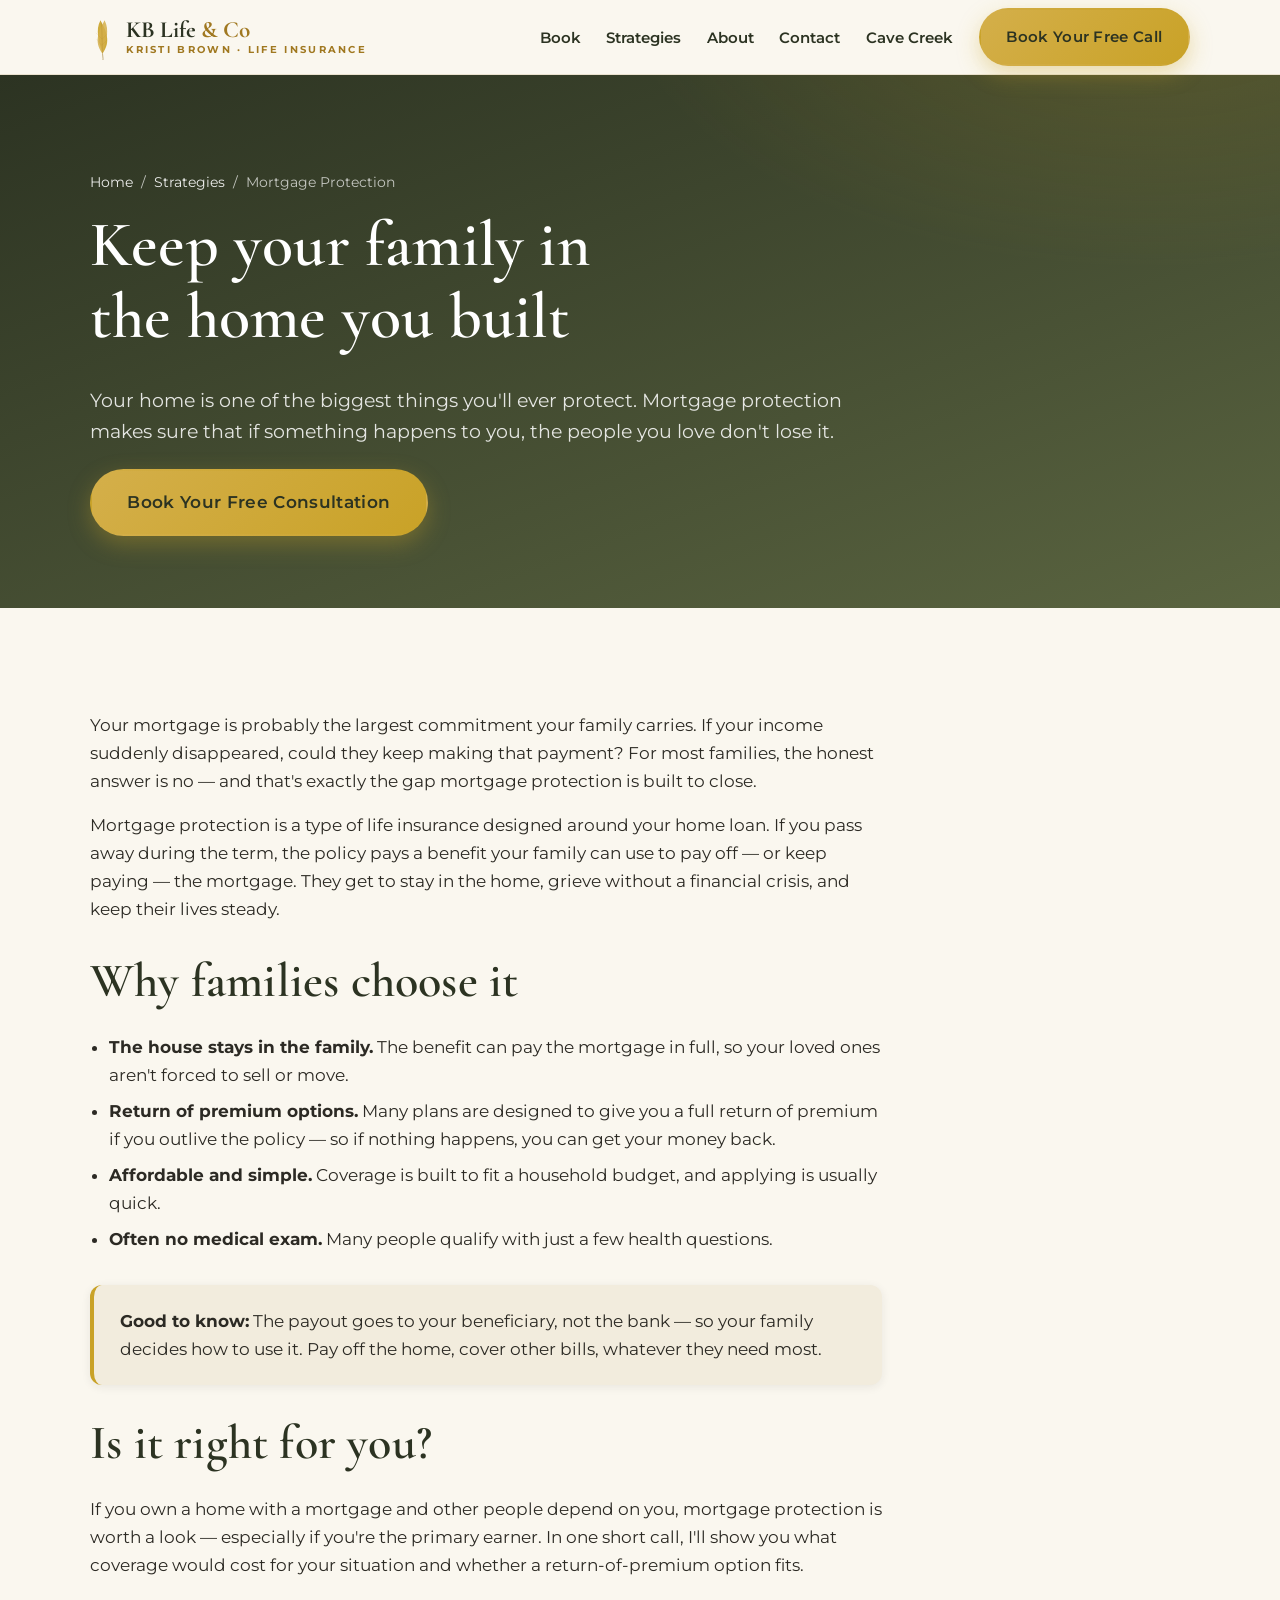
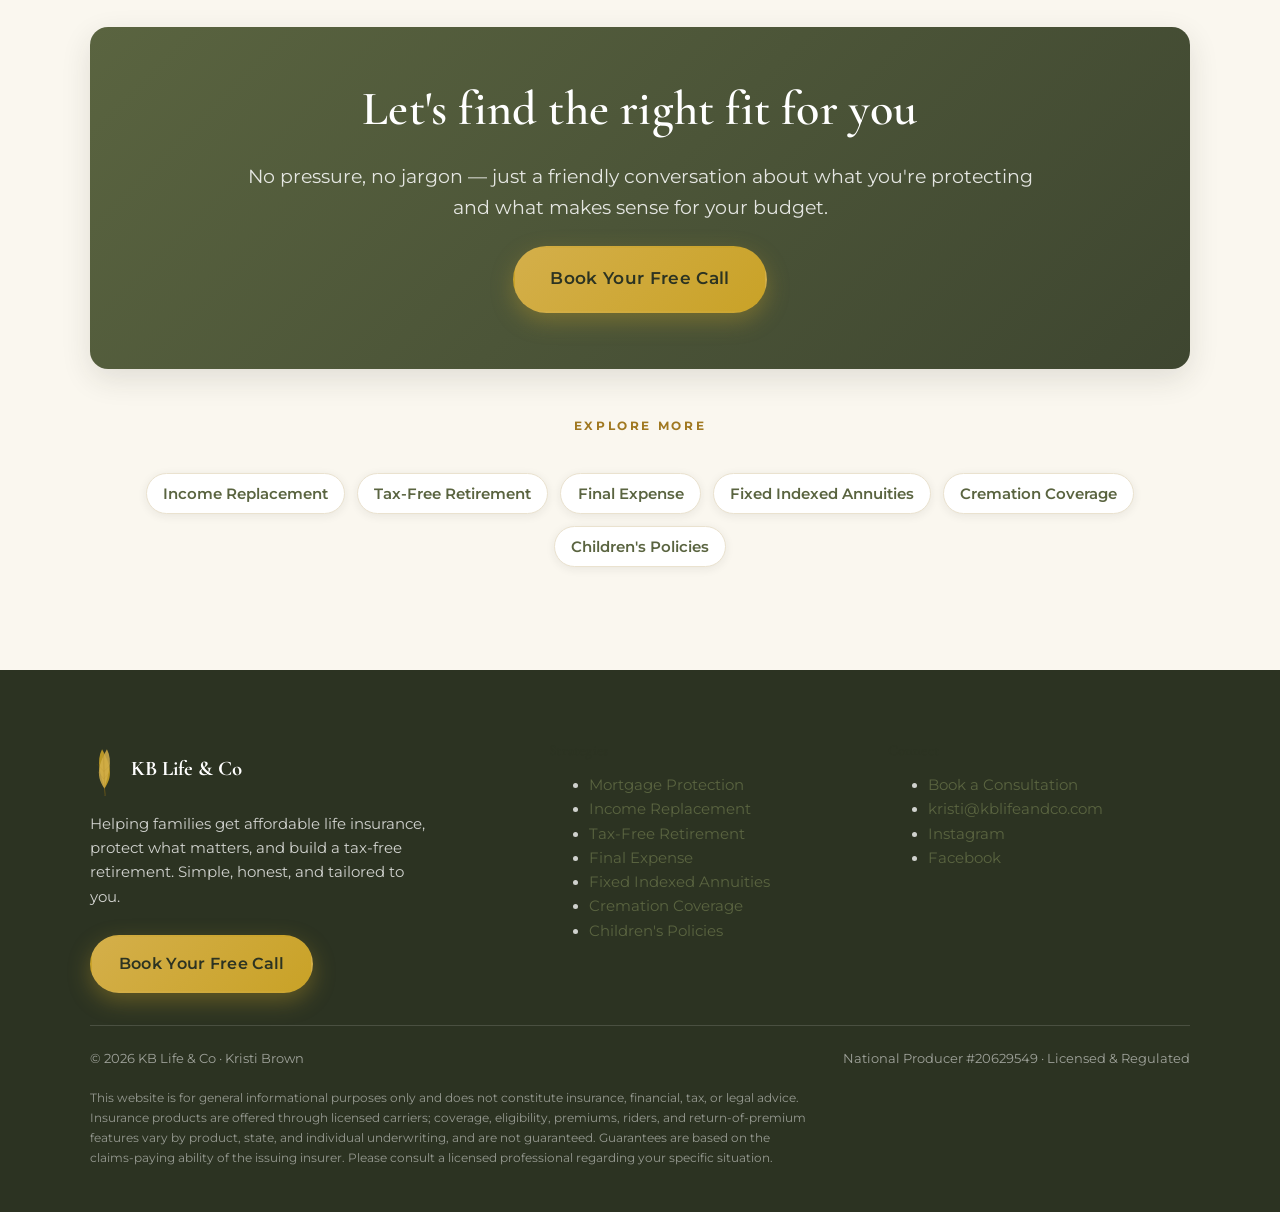
<file: strategies/mortgage-protection.html>
<!DOCTYPE html>
<html lang="en">
<head>
<meta charset="utf-8">
<meta name="viewport" content="width=device-width, initial-scale=1">
<title>Mortgage Protection | KB Life &amp; Co</title>
<meta name="description" content="Mortgage protection insurance pays off your home loan if you pass away, so your family can stay in the home you built. Many plans return your premiums if you outlive the term.">
<meta name="theme-color" content="#3E4630">
<link rel="icon" href="../assets/img/kb-logo.svg" type="image/svg+xml">
<link rel="preconnect" href="https://fonts.googleapis.com">
<link rel="preconnect" href="https://fonts.gstatic.com" crossorigin>
<link href="https://fonts.googleapis.com/css2?family=Cormorant+Garamond:ital,wght@0,500;0,600;0,700;1,500;1,600&family=Montserrat:wght@400;500;600;700&display=swap" rel="stylesheet">
<link rel="stylesheet" href="../assets/css/styles.css">
<script>document.documentElement.classList.add('js');</script>
</head>
<body>

<header class="site-header">
  <div class="container">
    <nav class="nav" aria-label="Main navigation">
      <a class="brand" href="../index.html" aria-label="KB Life & Co home">
        <img src="../assets/img/kb-logo.svg" alt="KB Life & Co gold leaf logo">
        <span class="brand__name">KB Life <span>&amp; Co</span><span class="brand__tag">Kristi Brown · Life Insurance</span></span>
      </a>
      <button class="nav__toggle" aria-label="Open menu" aria-expanded="false" aria-controls="nav-links">
        <span></span><span></span><span></span>
      </button>
      <ul class="nav__links" id="nav-links">
        <li><a href="https://calendly.com/kblifeagencyandco/lit" target="_blank" rel="noopener">Book</a></li>
        <li><a href="../index.html#strategies">Strategies</a></li>
        <li><a href="../index.html#about">About</a></li>
        <li><a href="../index.html#contact">Contact</a></li>
        <li><a href="../cave-creek-az.html">Cave Creek</a></li>
        <li><a class="btn btn--gold" href="https://calendly.com/kblifeagencyandco/lit" target="_blank" rel="noopener">Book Your Free Call</a></li>
      </ul>
    </nav>
  </div>
</header>

<section class="page-hero">
  <div class="container">
    <p class="breadcrumb"><a href="../index.html">Home</a> &nbsp;/&nbsp; <a href="../index.html#strategies">Strategies</a> &nbsp;/&nbsp; Mortgage Protection</p>
    <h1>Keep your family in the home you built</h1>
    <p class="lead">Your home is one of the biggest things you'll ever protect. Mortgage protection makes sure that if something happens to you, the people you love don't lose it.</p>
    <div class="hero__cta" style="margin-top:1.4rem">
      <a class="btn btn--gold btn--lg" href="https://calendly.com/kblifeagencyandco/lit" target="_blank" rel="noopener">Book Your Free Consultation</a>
    </div>
  </div>
</section>

<section class="section">
  <div class="container">
    <div class="prose reveal">
<p>Your mortgage is probably the largest commitment your family carries. If your income suddenly disappeared, could they keep making that payment? For most families, the honest answer is no — and that's exactly the gap mortgage protection is built to close.</p>
<p>Mortgage protection is a type of life insurance designed around your home loan. If you pass away during the term, the policy pays a benefit your family can use to pay off — or keep paying — the mortgage. They get to stay in the home, grieve without a financial crisis, and keep their lives steady.</p>
<h2>Why families choose it</h2>
<ul>
  <li><strong>The house stays in the family.</strong> The benefit can pay the mortgage in full, so your loved ones aren't forced to sell or move.</li>
  <li><strong>Return of premium options.</strong> Many plans are designed to give you a full return of premium if you outlive the policy — so if nothing happens, you can get your money back.</li>
  <li><strong>Affordable and simple.</strong> Coverage is built to fit a household budget, and applying is usually quick.</li>
  <li><strong>Often no medical exam.</strong> Many people qualify with just a few health questions.</li>
</ul>
<div class="callout"><strong>Good to know:</strong> The payout goes to your beneficiary, not the bank — so your family decides how to use it. Pay off the home, cover other bills, whatever they need most.</div>
<h2>Is it right for you?</h2>
<p>If you own a home with a mortgage and other people depend on you, mortgage protection is worth a look — especially if you're the primary earner. In one short call, I'll show you what coverage would cost for your situation and whether a return-of-premium option fits.</p>
    </div>

    <div class="cta-band reveal" style="margin-top:3rem">
      <h2>Let's find the right fit for you</h2>
      <p class="lead">No pressure, no jargon — just a friendly conversation about what you're protecting and what makes sense for your budget.</p>
      <a class="btn btn--gold btn--lg" href="https://calendly.com/kblifeagencyandco/lit" target="_blank" rel="noopener">Book Your Free Call</a>
    </div>

    <div class="center" style="margin-top:2.6rem">
      <span class="eyebrow">Explore More</span>
      <div class="related" style="justify-content:center">
        <a href="income-replacement.html">Income Replacement</a>
        <a href="retirement-iul.html">Tax-Free Retirement</a>
        <a href="final-expense.html">Final Expense</a>
        <a href="annuities.html">Fixed Indexed Annuities</a>
        <a href="cremation.html">Cremation Coverage</a>
        <a href="childrens-policies.html">Children's Policies</a>
      </div>
    </div>
  </div>
</section>

<footer class="site-footer">
  <div class="container">
    <div class="footer__top">
      <div>
        <div class="footer__brand">
          <img src="../assets/img/kb-logo.svg" alt="KB Life & Co logo">
          <b>KB Life &amp; Co</b>
        </div>
        <p style="max-width:34ch">Helping families get affordable life insurance, protect what matters, and build a tax-free retirement. Simple, honest, and tailored to you.</p>
        <a class="btn btn--gold" href="https://calendly.com/kblifeagencyandco/lit" target="_blank" rel="noopener" style="margin-top:.6rem">Book Your Free Call</a>
      </div>
      <div>
        <h4>Strategies</h4>
        <ul>
          <li><a href="mortgage-protection.html">Mortgage Protection</a></li>
          <li><a href="income-replacement.html">Income Replacement</a></li>
          <li><a href="retirement-iul.html">Tax-Free Retirement</a></li>
          <li><a href="final-expense.html">Final Expense</a></li>
          <li><a href="annuities.html">Fixed Indexed Annuities</a></li>
          <li><a href="cremation.html">Cremation Coverage</a></li>
          <li><a href="childrens-policies.html">Children's Policies</a></li>
        </ul>
      </div>
      <div>
        <h4>Connect</h4>
        <ul>
          <li><a href="https://calendly.com/kblifeagencyandco/lit" target="_blank" rel="noopener">Book a Consultation</a></li>
          <li><a href="mailto:kristi@kblifeandco.com">kristi@kblifeandco.com</a></li>
          <li><a href="https://www.instagram.com/_kristib/" target="_blank" rel="noopener">Instagram</a></li>
          <li><a href="https://www.facebook.com/profile.php?id=61575520573444" target="_blank" rel="noopener">Facebook</a></li>
        </ul>
      </div>
    </div>
    <div class="footer__bottom">
      <span>© <span data-year>2026</span> KB Life &amp; Co · Kristi Brown</span>
      <span>National Producer #20629549 · Licensed &amp; Regulated</span>
    </div>
    <p class="footer__disc">This website is for general informational purposes only and does not constitute insurance, financial, tax, or legal advice. Insurance products are offered through licensed carriers; coverage, eligibility, premiums, riders, and return-of-premium features vary by product, state, and individual underwriting, and are not guaranteed. Guarantees are based on the claims-paying ability of the issuing insurer. Please consult a licensed professional regarding your specific situation.</p>
  </div>
</footer>

<script src="../assets/js/main.js"></script>
</body>
</html>
</file>
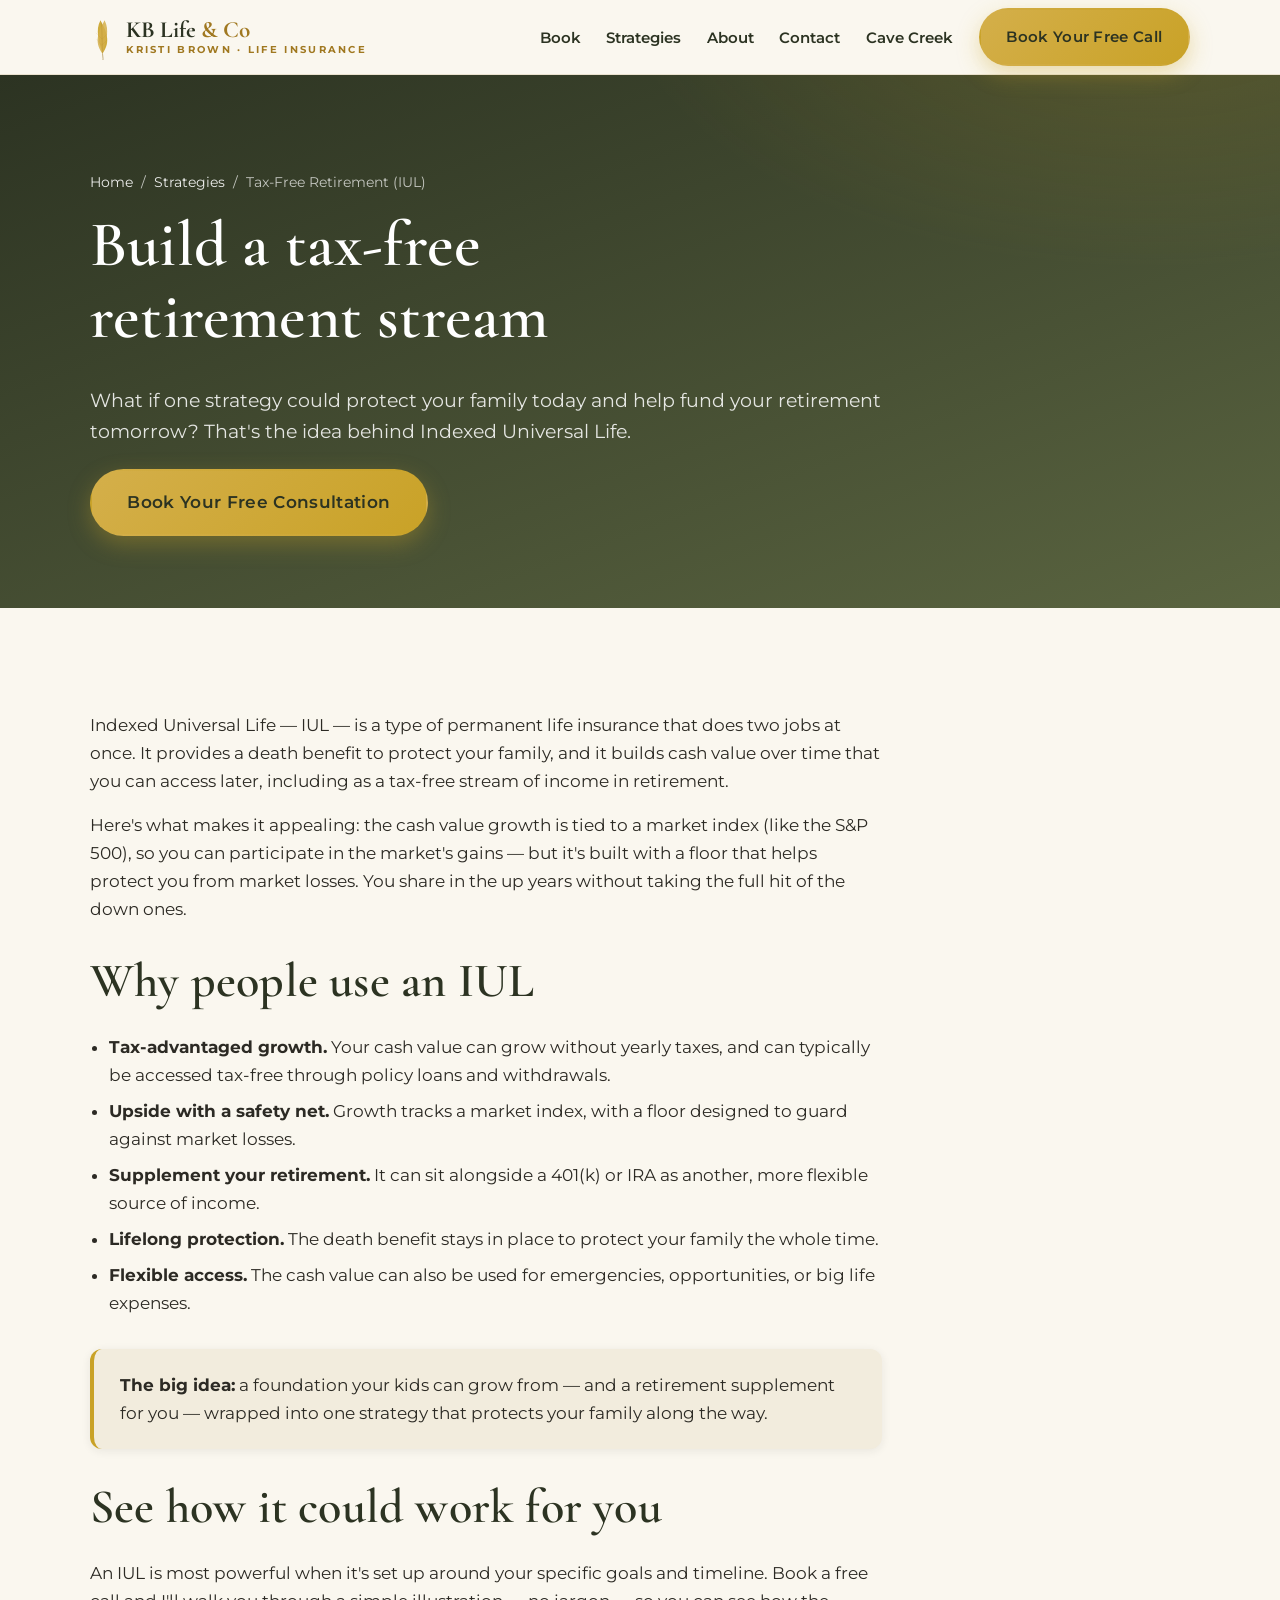
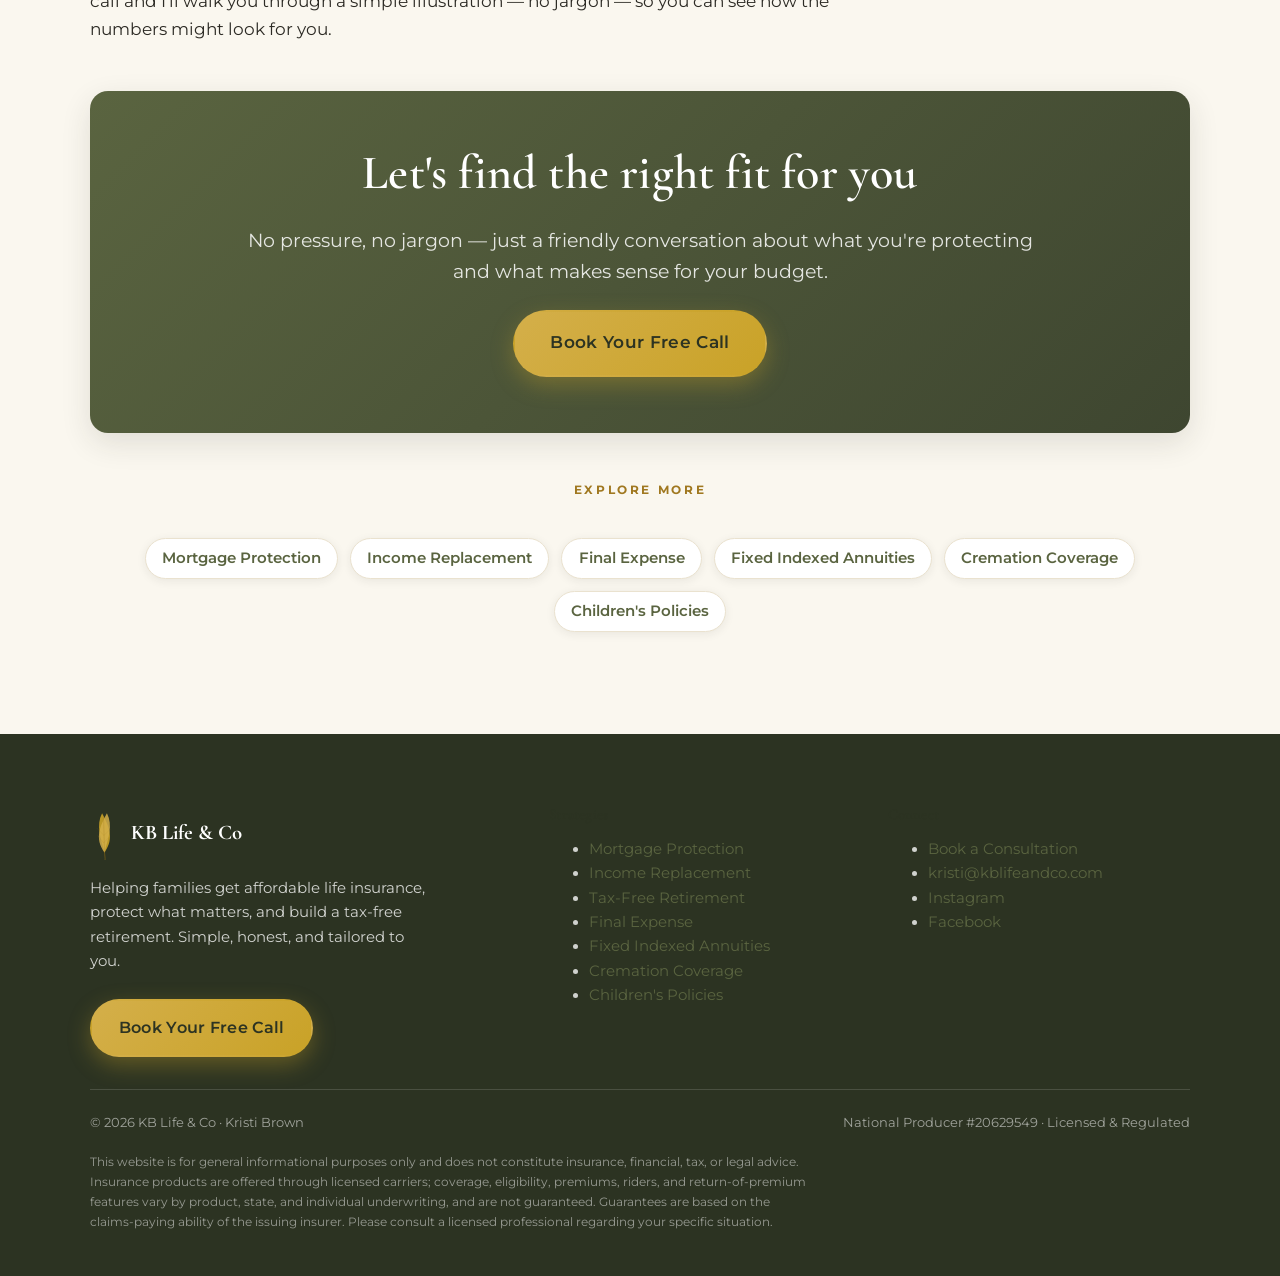
<file: strategies/retirement-iul.html>
<!DOCTYPE html>
<html lang="en">
<head>
<meta charset="utf-8">
<meta name="viewport" content="width=device-width, initial-scale=1">
<title>Tax-Free Retirement (IUL) | KB Life &amp; Co</title>
<meta name="description" content="Indexed Universal Life builds cash value you can access tax-free in retirement while still providing a death benefit — growth tied to the market, with protection from its losses.">
<meta name="theme-color" content="#3E4630">
<link rel="icon" href="../assets/img/kb-logo.svg" type="image/svg+xml">
<link rel="preconnect" href="https://fonts.googleapis.com">
<link rel="preconnect" href="https://fonts.gstatic.com" crossorigin>
<link href="https://fonts.googleapis.com/css2?family=Cormorant+Garamond:ital,wght@0,500;0,600;0,700;1,500;1,600&family=Montserrat:wght@400;500;600;700&display=swap" rel="stylesheet">
<link rel="stylesheet" href="../assets/css/styles.css">
<script>document.documentElement.classList.add('js');</script>
</head>
<body>

<header class="site-header">
  <div class="container">
    <nav class="nav" aria-label="Main navigation">
      <a class="brand" href="../index.html" aria-label="KB Life & Co home">
        <img src="../assets/img/kb-logo.svg" alt="KB Life & Co gold leaf logo">
        <span class="brand__name">KB Life <span>&amp; Co</span><span class="brand__tag">Kristi Brown · Life Insurance</span></span>
      </a>
      <button class="nav__toggle" aria-label="Open menu" aria-expanded="false" aria-controls="nav-links">
        <span></span><span></span><span></span>
      </button>
      <ul class="nav__links" id="nav-links">
        <li><a href="https://calendly.com/kblifeagencyandco/lit" target="_blank" rel="noopener">Book</a></li>
        <li><a href="../index.html#strategies">Strategies</a></li>
        <li><a href="../index.html#about">About</a></li>
        <li><a href="../index.html#contact">Contact</a></li>
        <li><a href="../cave-creek-az.html">Cave Creek</a></li>
        <li><a class="btn btn--gold" href="https://calendly.com/kblifeagencyandco/lit" target="_blank" rel="noopener">Book Your Free Call</a></li>
      </ul>
    </nav>
  </div>
</header>

<section class="page-hero">
  <div class="container">
    <p class="breadcrumb"><a href="../index.html">Home</a> &nbsp;/&nbsp; <a href="../index.html#strategies">Strategies</a> &nbsp;/&nbsp; Tax-Free Retirement (IUL)</p>
    <h1>Build a tax-free retirement stream</h1>
    <p class="lead">What if one strategy could protect your family today and help fund your retirement tomorrow? That's the idea behind Indexed Universal Life.</p>
    <div class="hero__cta" style="margin-top:1.4rem">
      <a class="btn btn--gold btn--lg" href="https://calendly.com/kblifeagencyandco/lit" target="_blank" rel="noopener">Book Your Free Consultation</a>
    </div>
  </div>
</section>

<section class="section">
  <div class="container">
    <div class="prose reveal">
<p>Indexed Universal Life — IUL — is a type of permanent life insurance that does two jobs at once. It provides a death benefit to protect your family, and it builds cash value over time that you can access later, including as a tax-free stream of income in retirement.</p>
<p>Here's what makes it appealing: the cash value growth is tied to a market index (like the S&P 500), so you can participate in the market's gains — but it's built with a floor that helps protect you from market losses. You share in the up years without taking the full hit of the down ones.</p>
<h2>Why people use an IUL</h2>
<ul>
  <li><strong>Tax-advantaged growth.</strong> Your cash value can grow without yearly taxes, and can typically be accessed tax-free through policy loans and withdrawals.</li>
  <li><strong>Upside with a safety net.</strong> Growth tracks a market index, with a floor designed to guard against market losses.</li>
  <li><strong>Supplement your retirement.</strong> It can sit alongside a 401(k) or IRA as another, more flexible source of income.</li>
  <li><strong>Lifelong protection.</strong> The death benefit stays in place to protect your family the whole time.</li>
  <li><strong>Flexible access.</strong> The cash value can also be used for emergencies, opportunities, or big life expenses.</li>
</ul>
<div class="callout"><strong>The big idea:</strong> a foundation your kids can grow from — and a retirement supplement for you — wrapped into one strategy that protects your family along the way.</div>
<h2>See how it could work for you</h2>
<p>An IUL is most powerful when it's set up around your specific goals and timeline. Book a free call and I'll walk you through a simple illustration — no jargon — so you can see how the numbers might look for you.</p>
    </div>

    <div class="cta-band reveal" style="margin-top:3rem">
      <h2>Let's find the right fit for you</h2>
      <p class="lead">No pressure, no jargon — just a friendly conversation about what you're protecting and what makes sense for your budget.</p>
      <a class="btn btn--gold btn--lg" href="https://calendly.com/kblifeagencyandco/lit" target="_blank" rel="noopener">Book Your Free Call</a>
    </div>

    <div class="center" style="margin-top:2.6rem">
      <span class="eyebrow">Explore More</span>
      <div class="related" style="justify-content:center">
        <a href="mortgage-protection.html">Mortgage Protection</a>
        <a href="income-replacement.html">Income Replacement</a>
        <a href="final-expense.html">Final Expense</a>
        <a href="annuities.html">Fixed Indexed Annuities</a>
        <a href="cremation.html">Cremation Coverage</a>
        <a href="childrens-policies.html">Children's Policies</a>
      </div>
    </div>
  </div>
</section>

<footer class="site-footer">
  <div class="container">
    <div class="footer__top">
      <div>
        <div class="footer__brand">
          <img src="../assets/img/kb-logo.svg" alt="KB Life & Co logo">
          <b>KB Life &amp; Co</b>
        </div>
        <p style="max-width:34ch">Helping families get affordable life insurance, protect what matters, and build a tax-free retirement. Simple, honest, and tailored to you.</p>
        <a class="btn btn--gold" href="https://calendly.com/kblifeagencyandco/lit" target="_blank" rel="noopener" style="margin-top:.6rem">Book Your Free Call</a>
      </div>
      <div>
        <h4>Strategies</h4>
        <ul>
          <li><a href="mortgage-protection.html">Mortgage Protection</a></li>
          <li><a href="income-replacement.html">Income Replacement</a></li>
          <li><a href="retirement-iul.html">Tax-Free Retirement</a></li>
          <li><a href="final-expense.html">Final Expense</a></li>
          <li><a href="annuities.html">Fixed Indexed Annuities</a></li>
          <li><a href="cremation.html">Cremation Coverage</a></li>
          <li><a href="childrens-policies.html">Children's Policies</a></li>
        </ul>
      </div>
      <div>
        <h4>Connect</h4>
        <ul>
          <li><a href="https://calendly.com/kblifeagencyandco/lit" target="_blank" rel="noopener">Book a Consultation</a></li>
          <li><a href="mailto:kristi@kblifeandco.com">kristi@kblifeandco.com</a></li>
          <li><a href="https://www.instagram.com/_kristib/" target="_blank" rel="noopener">Instagram</a></li>
          <li><a href="https://www.facebook.com/profile.php?id=61575520573444" target="_blank" rel="noopener">Facebook</a></li>
        </ul>
      </div>
    </div>
    <div class="footer__bottom">
      <span>© <span data-year>2026</span> KB Life &amp; Co · Kristi Brown</span>
      <span>National Producer #20629549 · Licensed &amp; Regulated</span>
    </div>
    <p class="footer__disc">This website is for general informational purposes only and does not constitute insurance, financial, tax, or legal advice. Insurance products are offered through licensed carriers; coverage, eligibility, premiums, riders, and return-of-premium features vary by product, state, and individual underwriting, and are not guaranteed. Guarantees are based on the claims-paying ability of the issuing insurer. Please consult a licensed professional regarding your specific situation.</p>
  </div>
</footer>

<script src="../assets/js/main.js"></script>
</body>
</html>
</file>
<file: assets/css/styles.css>
/* ===========================================================
   KB Life & Co — kblifeandco.com
   Brand: olive green · gold leaf · warm neutrals
   Fully responsive: phone / tablet / desktop
   =========================================================== */

:root{
  /* Brand */
  --olive:        #5A6440;
  --olive-dark:   #3E4630;
  --olive-deep:   #2C3322;
  --olive-light:  #7C8559;
  --gold:         #C9A227;
  --gold-soft:    #D4AF4A;
  --gold-deep:    #A07820;
  --cream:        #FAF7EF;
  --cream-2:      #F2ECDD;
  --sand:         #EAE2CF;
  --ink:          #2C2A24;
  --muted:        #6B6A60;
  --white:        #ffffff;

  --shadow-sm: 0 2px 10px rgba(44,42,36,.08);
  --shadow-md: 0 10px 30px rgba(44,42,36,.12);
  --shadow-lg: 0 24px 60px rgba(44,42,36,.18);

  --radius:   18px;
  --radius-sm:12px;
  --maxw: 1180px;

  --serif: "Cormorant Garamond", Georgia, "Times New Roman", serif;
  --sans:  "Montserrat", system-ui, -apple-system, "Segoe UI", Roboto, sans-serif;
}

*,*::before,*::after{ box-sizing:border-box; }
html{ scroll-behavior:smooth; -webkit-text-size-adjust:100%; }
body{
  margin:0;
  font-family:var(--sans);
  color:var(--ink);
  background:var(--cream);
  line-height:1.65;
  font-size:17px;
  -webkit-font-smoothing:antialiased;
  overflow-x:hidden;
}
img{ max-width:100%; display:block; }
a{ color:var(--olive); text-decoration:none; }
a:hover{ color:var(--gold-deep); }

h1,h2,h3,h4{
  font-family:var(--serif);
  font-weight:600;
  line-height:1.12;
  color:var(--olive-deep);
  margin:0 0 .5em;
  letter-spacing:.2px;
  overflow-wrap:break-word;
  word-wrap:break-word;
}
h1{ font-size:clamp(2.05rem, 7vw, 4rem); }
h2{ font-size:clamp(1.9rem, 4vw, 3rem); }
h3{ font-size:clamp(1.3rem, 2.4vw, 1.7rem); }
p{ margin:0 0 1rem; }

.container{ width:100%; max-width:var(--maxw); margin-inline:auto; padding-inline:clamp(20px,5vw,40px); }
.section{ padding:clamp(56px,8vw,110px) 0; }
.section--tight{ padding:clamp(40px,5vw,64px) 0; }
.center{ text-align:center; }
.eyebrow{
  font-family:var(--sans);
  font-weight:700;
  letter-spacing:.22em;
  text-transform:uppercase;
  font-size:.74rem;
  color:var(--gold-deep);
  margin-bottom:.9rem;
  display:inline-block;
}
.lead{ font-size:1.18rem; color:var(--muted); max-width:62ch; }
.center .lead{ margin-inline:auto; }
.gold-text{ color:var(--gold-deep); }

/* ---------- Buttons ---------- */
.btn{
  display:inline-flex; align-items:center; gap:.55em;
  font-family:var(--sans); font-weight:600; font-size:.98rem;
  padding:.92em 1.7em; border-radius:999px; border:2px solid transparent;
  cursor:pointer; transition:transform .18s ease, box-shadow .18s ease, background .2s ease, color .2s ease;
  letter-spacing:.02em;
}
.btn:active{ transform:translateY(1px); }
.btn--gold{
  background:linear-gradient(135deg,var(--gold-soft),var(--gold));
  color:var(--olive-deep); box-shadow:0 8px 22px rgba(201,162,39,.35);
}
.btn--gold:hover{ color:var(--olive-deep); transform:translateY(-2px); box-shadow:0 12px 28px rgba(201,162,39,.45); }
.btn--olive{ background:var(--olive); color:#fff; }
.btn--olive:hover{ background:var(--olive-dark); color:#fff; transform:translateY(-2px); }
.btn--ghost{ background:transparent; border-color:var(--olive); color:var(--olive); }
.btn--ghost:hover{ background:var(--olive); color:#fff; }
.btn--ghost-light{ background:transparent; border-color:rgba(255,255,255,.6); color:#fff; }
.btn--ghost-light:hover{ background:#fff; color:var(--olive-deep); }
.btn--lg{ font-size:1.05rem; padding:1.05em 2.1em; }

/* ---------- Header / Nav ---------- */
.site-header{
  position:sticky; top:0; z-index:50;
  background:rgba(250,247,239,.92);
  backdrop-filter:saturate(140%) blur(10px);
  border-bottom:1px solid var(--sand);
}
.nav{ display:flex; align-items:center; justify-content:space-between; gap:1rem; min-height:74px; }
.brand{ display:flex; align-items:center; gap:.7rem; }
.brand img{ height:46px; width:auto; }
.brand__name{ font-family:var(--serif); font-size:1.45rem; font-weight:700; color:var(--olive-deep); line-height:1; }
.brand__name span{ color:var(--gold-deep); }
.brand__tag{ display:block; font-family:var(--sans); font-size:.6rem; letter-spacing:.24em; text-transform:uppercase; color:var(--muted); margin-top:3px; }

.nav__links{ display:flex; align-items:center; gap:1.6rem; list-style:none; margin:0; padding:0; }
.nav__links a{ font-weight:600; font-size:.95rem; color:var(--olive-deep); }
.nav__links a:hover{ color:var(--gold-deep); }

.nav__toggle{
  display:none; background:none; border:0; cursor:pointer; padding:8px;
  width:44px; height:44px; flex-direction:column; justify-content:center; gap:5px;
}
.nav__toggle span{ display:block; height:2.5px; width:26px; background:var(--olive-deep); border-radius:2px; transition:.25s; }
.nav.open .nav__toggle span:nth-child(1){ transform:translateY(7.5px) rotate(45deg); }
.nav.open .nav__toggle span:nth-child(2){ opacity:0; }
.nav.open .nav__toggle span:nth-child(3){ transform:translateY(-7.5px) rotate(-45deg); }

@media (max-width:880px){
  .nav__toggle{ display:flex; }
  .nav__links{
    position:absolute; top:74px; left:0; right:0;
    flex-direction:column; align-items:stretch; gap:0;
    background:var(--cream); border-bottom:1px solid var(--sand);
    box-shadow:var(--shadow-md);
    max-height:0; overflow:hidden; transition:max-height .35s ease;
  }
  .nav.open .nav__links{ max-height:520px; }
  .nav__links li{ border-top:1px solid var(--sand); }
  .nav__links a{ display:block; padding:16px 24px; }
  .nav__links .btn{ margin:14px 24px; justify-content:center; }
}

/* ---------- Hero ---------- */
.hero{
  position:relative; overflow:hidden;
  background:
    radial-gradient(1200px 600px at 80% -10%, rgba(201,162,39,.22), transparent 60%),
    linear-gradient(160deg,var(--olive-deep),var(--olive) 60%, var(--olive-dark));
  color:#fff;
}
.hero__inner{ display:grid; grid-template-columns:1.15fr .85fr; gap:clamp(28px,5vw,64px); align-items:center; padding:clamp(56px,8vw,104px) 0; }
.hero h1{ color:#fff; }
.hero h1 em{ font-style:italic; color:var(--gold-soft); }
.hero p.lead{ color:rgba(255,255,255,.86); }
.hero__cta{ display:flex; flex-wrap:wrap; gap:14px; margin-top:1.6rem; }
.hero__photo{ position:relative; }
.hero__photo img{
  width:100%; max-width:420px; margin-inline:auto;
  border-radius:24px; box-shadow:var(--shadow-lg);
  border:4px solid rgba(255,255,255,.14);
  object-fit:cover;
}
.hero__badge{
  position:absolute; bottom:18px; left:50%; transform:translateX(-50%);
  background:rgba(255,255,255,.95); color:var(--olive-deep);
  padding:10px 20px; border-radius:999px; font-weight:700; font-size:.85rem;
  box-shadow:var(--shadow-md); white-space:nowrap;
}
.hero__badge b{ color:var(--gold-deep); }
@media (max-width:820px){
  .hero__inner{ grid-template-columns:1fr; text-align:center; }
  .hero__cta{ justify-content:center; }
  .hero .lead{ margin-inline:auto; }
  .hero__photo{ order:-1; }
  .hero__photo img{ max-width:300px; }
}

/* ---------- Stats band ---------- */
.stats{ background:var(--cream-2); border-block:1px solid var(--sand); }
.stats__grid{ display:grid; grid-template-columns:repeat(4,1fr); gap:clamp(16px,3vw,36px); }
.stat{ text-align:center; padding:8px; }
.stat__num{ font-family:var(--serif); font-weight:700; font-size:clamp(1.9rem,4vw,2.8rem); color:var(--gold-deep); line-height:1; }
.stat__label{ font-weight:700; color:var(--olive-deep); margin-top:.4rem; }
.stat__sub{ font-size:.86rem; color:var(--muted); }
@media (max-width:680px){ .stats__grid{ grid-template-columns:repeat(2,1fr); row-gap:30px; } }

/* ---------- Booking ---------- */
.booking{ background:linear-gradient(180deg,var(--cream),var(--cream-2)); }
.calendly-inline-widget{ min-width:320px; height:720px; border-radius:var(--radius); overflow:hidden; box-shadow:var(--shadow-md); background:#fff; }
@media (max-width:600px){ .calendly-inline-widget{ height:1000px; } }
.booking__fallback{ margin-top:1rem; color:var(--muted); font-size:.95rem; }

/* ---------- About ---------- */
.about__grid{ display:grid; grid-template-columns:.8fr 1.2fr; gap:clamp(28px,5vw,64px); align-items:center; }
.about__photo img{ border-radius:var(--radius); box-shadow:var(--shadow-md); width:100%; object-fit:cover; }
.about__bio{ white-space:pre-line; font-size:1.08rem; }
.about__name{ font-family:var(--serif); font-size:1.8rem; color:var(--olive-deep); margin:0; }
.about__role{ color:var(--gold-deep); font-weight:700; letter-spacing:.04em; margin-bottom:1rem; }
@media (max-width:780px){ .about__grid{ grid-template-columns:1fr; } .about__photo img{ max-width:360px; margin-inline:auto; } }

/* ---------- Strategy cards ---------- */
.cards{ display:grid; grid-template-columns:repeat(3,1fr); gap:24px; }
@media (max-width:900px){ .cards{ grid-template-columns:repeat(2,1fr); } }
@media (max-width:560px){ .cards{ grid-template-columns:1fr; } }
.card{
  background:#fff; border:1px solid var(--sand); border-radius:var(--radius);
  padding:30px 26px; box-shadow:var(--shadow-sm);
  transition:transform .2s ease, box-shadow .2s ease, border-color .2s ease;
  display:flex; flex-direction:column;
}
.card:hover{ transform:translateY(-4px); box-shadow:var(--shadow-md); border-color:var(--gold-soft); }
.card__icon{
  width:54px; height:54px; border-radius:14px; display:grid; place-items:center;
  background:linear-gradient(135deg,var(--cream-2),var(--sand)); margin-bottom:16px;
}
.card__icon svg{ width:28px; height:28px; stroke:var(--gold-deep); }
.card h3{ margin-bottom:.4rem; }
.card p{ color:var(--muted); font-size:.98rem; flex:1; }
.card__link{ margin-top:14px; font-weight:700; color:var(--gold-deep); display:inline-flex; align-items:center; gap:.4em; }
.card__link svg{ width:16px; height:16px; transition:transform .2s; }
.card:hover .card__link svg{ transform:translateX(4px); }

/* ---------- Carriers ---------- */
.carriers{ background:var(--olive-deep); color:#fff; }
.carriers h2{ color:#fff; }
.carriers .lead{ color:rgba(255,255,255,.8); }
.carriers__grid{ display:grid; grid-template-columns:repeat(6,1fr); gap:14px; margin-top:2.2rem; }
.carrier{
  background:rgba(255,255,255,.95); border-radius:12px; padding:16px;
  display:grid; place-items:center; min-height:84px;
}
.carrier img{ max-height:46px; width:auto; object-fit:contain; filter:contrast(1.02); }
@media (max-width:980px){ .carriers__grid{ grid-template-columns:repeat(4,1fr); } }
@media (max-width:560px){ .carriers__grid{ grid-template-columns:repeat(3,1fr); gap:10px; } .carrier{ min-height:64px; padding:10px; } }

/* ---------- States ---------- */
.states{ text-align:center; }
.states__chips{ display:flex; flex-wrap:wrap; gap:12px; justify-content:center; margin-top:1.6rem; }
.chip{
  background:#fff; border:1.5px solid var(--gold-soft); color:var(--olive-deep);
  font-weight:700; padding:.55em 1.15em; border-radius:999px; font-size:.95rem;
  box-shadow:var(--shadow-sm);
}

/* ---------- Contact ---------- */
.contact{ background:var(--cream-2); }
.contact__grid{ display:grid; grid-template-columns:1fr 1fr; gap:clamp(28px,5vw,56px); align-items:start; }
@media (max-width:820px){ .contact__grid{ grid-template-columns:1fr; } }
.form{ background:#fff; border:1px solid var(--sand); border-radius:var(--radius); padding:clamp(24px,4vw,38px); box-shadow:var(--shadow-sm); }
.field{ margin-bottom:18px; }
.field label{ display:block; font-weight:600; font-size:.9rem; margin-bottom:.4rem; color:var(--olive-deep); }
.field input,.field textarea{
  width:100%; padding:.85em 1em; border:1.5px solid var(--sand); border-radius:12px;
  font-family:var(--sans); font-size:1rem; color:var(--ink); background:var(--cream); transition:border-color .2s, box-shadow .2s;
}
.field input:focus,.field textarea:focus{ outline:none; border-color:var(--gold); box-shadow:0 0 0 3px rgba(201,162,39,.18); background:#fff; }
.field textarea{ min-height:130px; resize:vertical; }
.contact__aside .lead{ margin-bottom:1.4rem; }
.contact__line{ display:flex; align-items:center; gap:.7rem; margin-bottom:1rem; font-weight:600; color:var(--olive-deep); }
.contact__line svg{ width:22px; height:22px; stroke:var(--gold-deep); flex:none; }
.socials{ display:flex; gap:14px; margin-top:1.4rem; }
.socials a{
  width:46px; height:46px; border-radius:12px; display:grid; place-items:center;
  background:var(--olive); color:#fff; transition:transform .2s, background .2s;
}
.socials a:hover{ background:var(--gold-deep); color:#fff; transform:translateY(-2px); }
.socials svg{ width:22px; height:22px; fill:currentColor; }

/* ---------- Page hero (interior) ---------- */
.page-hero{
  background:
    radial-gradient(900px 500px at 90% -20%, rgba(201,162,39,.2), transparent 60%),
    linear-gradient(160deg,var(--olive-deep),var(--olive));
  color:#fff; padding:clamp(56px,8vw,96px) 0 clamp(48px,6vw,72px);
}
.page-hero h1{ color:#fff; max-width:18ch; }
.page-hero .lead{ color:rgba(255,255,255,.86); }
.breadcrumb{ font-size:.85rem; color:rgba(255,255,255,.7); margin-bottom:1rem; }
.breadcrumb a{ color:rgba(255,255,255,.9); }
.prose{ max-width:72ch; }
.prose h2{ margin-top:2rem; }
.prose ul{ padding-left:1.2rem; }
.prose li{ margin-bottom:.5rem; }
.callout{
  background:var(--cream-2); border-left:4px solid var(--gold); border-radius:12px;
  padding:22px 26px; margin:2rem 0; box-shadow:var(--shadow-sm);
}
.cta-band{
  background:linear-gradient(135deg,var(--olive),var(--olive-dark)); color:#fff;
  border-radius:var(--radius); padding:clamp(30px,5vw,56px); text-align:center; box-shadow:var(--shadow-md);
}
.cta-band h2{ color:#fff; }
.cta-band .lead{ color:rgba(255,255,255,.85); margin-inline:auto; margin-bottom:1.4rem; }

/* related strategies */
.related{ display:flex; flex-wrap:wrap; gap:12px; margin-top:1.4rem; }
.related a{ background:#fff; border:1px solid var(--sand); border-radius:999px; padding:.5em 1.1em; font-weight:600; font-size:.92rem; box-shadow:var(--shadow-sm); }
.related a:hover{ border-color:var(--gold-soft); color:var(--gold-deep); }

/* ---------- Footer ---------- */
.site-footer{ background:var(--olive-deep); color:rgba(255,255,255,.78); padding:clamp(46px,6vw,72px) 0 28px; font-size:.92rem; }
.footer__top{ display:grid; grid-template-columns:1.4fr 1fr 1fr; gap:36px; padding-bottom:32px; border-bottom:1px solid rgba(255,255,255,.14); }
.footer__brand{ display:flex; align-items:center; gap:.7rem; margin-bottom:1rem; }
.footer__brand img{ height:54px; }
.footer__brand b{ font-family:var(--serif); font-size:1.3rem; color:#fff; }
.footer h4{ color:#fff; font-family:var(--sans); font-size:.8rem; letter-spacing:.18em; text-transform:uppercase; margin-bottom:1rem; }
.footer ul{ list-style:none; padding:0; margin:0; }
.footer ul li{ margin-bottom:.6rem; }
.footer a{ color:rgba(255,255,255,.78); }
.footer a:hover{ color:var(--gold-soft); }
.footer__bottom{ padding-top:22px; display:flex; flex-wrap:wrap; gap:10px 24px; justify-content:space-between; font-size:.82rem; color:rgba(255,255,255,.55); }
.footer__disc{ margin-top:18px; font-size:.78rem; color:rgba(255,255,255,.5); line-height:1.6; max-width:90ch; }
@media (max-width:760px){ .footer__top{ grid-template-columns:1fr 1fr; } }
@media (max-width:480px){ .footer__top{ grid-template-columns:1fr; } }

/* reveal on scroll — only hidden when JS is active (.js gate); always visible otherwise */
.js .reveal{ opacity:0; transform:translateY(22px); transition:opacity .6s ease, transform .6s ease; }
.reveal.in{ opacity:1; transform:none; }
@media (prefers-reduced-motion:reduce){ .js .reveal{ opacity:1; transform:none; transition:none; } html{ scroll-behavior:auto; } }
</file>
